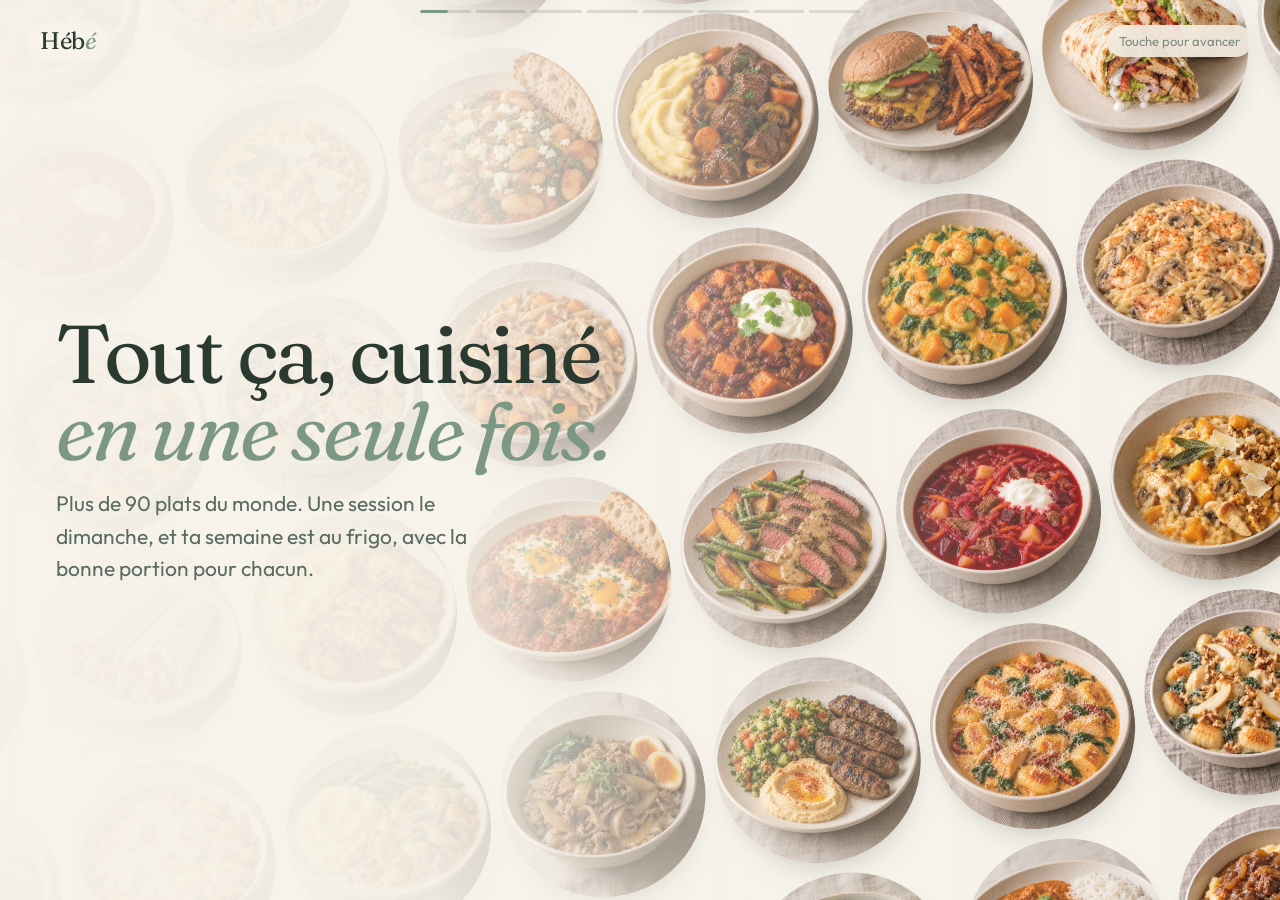
<file: index.html>
<!doctype html>
<html lang="fr">
<head>
<meta charset="utf-8">
<script>
// Déjà utilisateur, ou ouvert depuis l'icône : direction l'app, sans passer par la présentation
try{if(matchMedia('(display-mode: standalone)').matches||navigator.standalone||localStorage.getItem('hebe_household'))location.replace('app.html'+location.search+location.hash)}catch(e){}
</script>
<meta name="viewport" content="width=device-width, initial-scale=1, viewport-fit=cover">
<title>Hébé : tout ça, cuisiné en une seule fois</title>
<meta name="description" content="Hébé compose ta semaine de repas, calcule la portion de chaque personne du foyer et te guide pour tout cuisiner en une session. Gratuit, sans compte.">
<meta name="theme-color" content="#F7F3EB">
<link rel="icon" type="image/png" sizes="192x192" href="icon-192.png">
<link rel="apple-touch-icon" sizes="180x180" href="apple-touch-icon.png">
<link rel="manifest" href="manifest.json">
<style>
@font-face{font-family:Fraunces;font-weight:400;font-display:swap;src:url(fonts/fraunces-400.woff2) format('woff2')}
@font-face{font-family:Fraunces;font-weight:400;font-style:italic;font-display:swap;src:url(fonts/fraunces-400-italic.woff2) format('woff2')}
@font-face{font-family:Outfit;font-weight:400;font-display:swap;src:url(fonts/outfit-400.woff2) format('woff2')}
@font-face{font-family:Outfit;font-weight:500;font-display:swap;src:url(fonts/outfit-500.woff2) format('woff2')}
@font-face{font-family:Outfit;font-weight:600;font-display:swap;src:url(fonts/outfit-600.woff2) format('woff2')}
:root{
  --bg:#F7F3EB;--beige:#EFE7D8;--line:#E3D9C7;--text:#2A3A30;--text-2:#5A6B60;--muted:#7A8A80;
  --sage:#7C9885;--accent:#5E7A67;--honey:#E0A95E;--honey-t:#FBF0DD;--honey-d:#A8712A;
  --shadow:0 16px 30px -16px rgba(42,58,48,.38);
  --serif:Fraunces,Georgia,serif;--sans:Outfit,-apple-system,'Segoe UI',sans-serif}
*{box-sizing:border-box;margin:0;padding:0}
html,body{height:100%;background:var(--bg);overflow:hidden}
body{color:var(--text);font:400 17px/1.55 var(--sans);-webkit-font-smoothing:antialiased;-webkit-tap-highlight-color:transparent;user-select:none}
img{display:block;max-width:100%}
em{font-style:italic;color:var(--sage)}
.k{display:inline-block;font:600 13.5px var(--sans);color:#6B4A1E;background:var(--honey-t);padding:5px 12px;border-radius:14px;box-shadow:inset 0 0 0 1px rgba(224,169,94,.45)}
h1,h2{font-weight:400;font-family:var(--serif);letter-spacing:-.035em}

/* ── le film ── */
.show{position:fixed;inset:0;overflow:hidden}
.scene{position:absolute;inset:0;opacity:0;visibility:hidden;transform:scale(1.04);transition:opacity .6s ease,transform .8s cubic-bezier(.2,.8,.2,1),visibility 0s .8s}
.scene.on{opacity:1;visibility:visible;transform:none;transition:opacity .6s ease,transform .8s cubic-bezier(.2,.8,.2,1),visibility 0s}
.w{display:inline-block;opacity:0;transform:translateY(.55em) rotate(4deg);transition:opacity .5s ease,transform .7s cubic-bezier(.3,1.5,.4,1);transition-delay:calc(.15s + var(--i) * 70ms)}
.scene.on .w{opacity:1;transform:none}
h1.in,h2.in{opacity:1!important;transform:none!important}
.bars{position:fixed;z-index:30;left:16px;right:16px;top:calc(10px + env(safe-area-inset-top));display:flex;gap:5px}
.bars span{flex:1;height:3px;border-radius:2px;background:rgba(42,58,48,.15);overflow:hidden}
.bars i{display:block;height:100%;width:0;background:var(--sage);border-radius:2px}
.word{position:fixed;z-index:30;left:14px;top:calc(22px + env(safe-area-inset-top));font:400 24px var(--serif);letter-spacing:-.02em;padding:4px 12px 6px;border-radius:18px;background:rgba(247,243,235,.86);-webkit-backdrop-filter:blur(8px);backdrop-filter:blur(8px)}
.word i{color:var(--sage)}
.hint{position:fixed;z-index:30;right:14px;top:calc(25px + env(safe-area-inset-top));font-size:13px;color:var(--muted);transition:opacity .4s;padding:6px 12px;border-radius:16px;background:rgba(247,243,235,.86);-webkit-backdrop-filter:blur(8px);backdrop-filter:blur(8px)}
.in{opacity:0;transform:translateY(18px);transition:opacity .8s ease,transform .8s cubic-bezier(.2,.8,.2,1)}
.scene.on .in{opacity:1;transform:none}
.scene.on .d1{transition-delay:.4s}.scene.on .d2{transition-delay:.9s}.scene.on .d3{transition-delay:1.4s}.scene.on .d4{transition-delay:2.8s}.scene.on .d5{transition-delay:5s}

/* ── 1. mur de plats ── */
.wall{position:absolute;left:50%;top:50%;width:135vmax;height:150vmax;transform:translate(-50%,-56%) rotate(-9deg);display:grid;grid-template-columns:repeat(var(--cols,6),1fr);gap:12px}
.colw{display:flex;flex-direction:column;gap:12px}
.colw img{width:100%;aspect-ratio:1;object-fit:cover;border-radius:50%;box-shadow:var(--shadow)}
@media (prefers-reduced-motion:no-preference){
  .colw{animation:up 70s linear infinite}.colw:nth-child(2n){animation-name:down;animation-duration:85s}
  @keyframes up{to{transform:translateY(-50%)}}@keyframes down{from{transform:translateY(-50%)}to{transform:none}}
}
.veil{position:absolute;inset:0;background:linear-gradient(180deg,rgba(247,243,235,.4) 0%,rgba(247,243,235,0) 22%,rgba(247,243,235,.55) 40%,rgba(247,243,235,.96) 58%,var(--bg) 74%)}
.s1 .txt{position:absolute;left:22px;right:22px;bottom:calc(64px + env(safe-area-inset-bottom));max-width:680px}
.s1 h1{font-size:clamp(50px,13.5vw,96px);line-height:.94;letter-spacing:-.04em}
.s1 p{color:var(--text-2);font-size:clamp(17px,4.4vw,21px);max-width:30ch;margin-top:18px}

/* ── scènes « écran de l'app » ── */
.ph-s{background:radial-gradient(60% 45% at 85% 80%,rgba(224,169,94,.20),transparent 70%),radial-gradient(50% 40% at 10% 15%,rgba(124,152,133,.16),transparent 70%),var(--bg)}
.ph-s.alt{background:radial-gradient(60% 45% at 85% 80%,rgba(124,152,133,.22),transparent 70%),radial-gradient(50% 40% at 10% 15%,rgba(217,142,107,.16),transparent 70%),var(--beige)}
.ph-txt{position:absolute;left:22px;right:22px;top:calc(74px + env(safe-area-inset-top));z-index:2}
.ph-txt h2{font-size:clamp(34px,9vw,60px);line-height:1;margin-top:8px;max-width:13ch}
.ph-txt p{color:var(--text-2);max-width:34ch;margin-top:12px;font-size:16.5px}
.rig{position:absolute;left:50%;top:43%;width:min(300px,72vw);margin-left:calc(min(300px,72vw) / -2)}
.phone{position:relative;width:100%;border-radius:48px;background:#26332B;padding:9px;box-shadow:0 50px 80px -40px rgba(42,58,48,.55),inset 0 0 0 1.5px #3A4A40;transform:translateY(80px) rotate(-6deg);opacity:0;transition:transform 1.1s cubic-bezier(.3,1.45,.4,1) .25s,opacity .5s .25s}
.scene.on .phone{transform:rotate(-2deg);opacity:1}
@media (prefers-reduced-motion:no-preference){.scene.on .phone{animation:bob 6s ease-in-out 1.4s infinite}@keyframes bob{0%,100%{translate:0 0}50%{translate:0 -8px}}}
.orb{position:absolute;z-index:-1;width:150%;aspect-ratio:1;left:10%;top:34%;border-radius:50%;overflow:hidden;box-shadow:0 40px 70px -30px rgba(90,70,40,.45);opacity:0;transform:scale(.6) rotate(-40deg);transition:transform 1.4s cubic-bezier(.2,.9,.2,1) .1s,opacity .6s .1s}
.orb img{width:100%;height:100%;object-fit:cover}
.scene.on .orb{opacity:1;transform:none}
@media (prefers-reduced-motion:no-preference){.scene.on .orb img{animation:spin 60s linear infinite}@keyframes spin{to{transform:rotate(360deg)}}}
.blob{position:absolute;z-index:-2;border-radius:50%;filter:blur(2px);opacity:.9}
.stk{position:absolute;z-index:5;display:flex;flex-direction:column;padding:10px 15px 11px;border-radius:20px;background:#fff;color:var(--text);box-shadow:0 18px 30px -14px rgba(42,58,48,.45);white-space:nowrap;opacity:0;transform:scale(.4) rotate(var(--r,-6deg));transition:opacity .3s,transform .55s cubic-bezier(.3,1.6,.4,1)}
.stk b{font:400 clamp(20px,5vw,30px)/1 var(--serif);letter-spacing:-.02em}
.stk span{font:600 12px/1.2 var(--sans);color:var(--muted);margin-top:4px}
.stk.honey{background:var(--honey);color:#3B2A12}.stk.honey span{color:#6B4A1E}
.stk.sage{background:var(--sage);color:#fff}.stk.sage span{color:#E6EFE7}
.stk.on{opacity:1;transform:rotate(var(--r,-6deg))}
.stk.a{left:-30%;top:14%;--r:-7deg}.stk.b{right:-28%;top:52%;--r:5deg}
@media (max-width:899px){.orb{width:130%;left:22%;top:30%}.stk.a{left:-14%;top:5%}.stk.b{right:-12%;top:42%}.stk{padding:8px 12px 9px;border-radius:16px}.stk span{font-size:11px}}
.screen{position:relative;width:100%;aspect-ratio:390/844;height:auto;border-radius:39px;overflow:hidden;background:#F4F6F1}
.screen img{position:absolute;inset:0;width:100%;height:100%;object-fit:cover;object-position:top;opacity:0;transition:opacity .7s ease}
.screen img.on,.screen>img:only-of-type{opacity:1}
.tapring{position:absolute;z-index:3;border-radius:12px;margin:-4px 0 0 -4px;padding:4px;box-sizing:content-box;box-shadow:0 0 0 3px #E0A95E,0 0 0 9px rgba(224,169,94,.22);opacity:0;transform:scale(1.08);transition:opacity .45s ease,transform .45s cubic-bezier(.2,.8,.2,1);pointer-events:none}
.tapring.on{opacity:1;transform:none}
.stepcap{min-height:3.1em;transition:opacity .35s}
.dots{display:flex;gap:6px;margin-top:12px}.dots i{width:22px;height:4px;border-radius:2px;background:rgba(42,58,48,.15);transition:background .3s}.dots i.on{background:var(--sage)}


.notch{position:absolute;left:50%;top:8px;width:34%;height:22px;margin-left:-17%;border-radius:12px;background:#26332B;z-index:2}
.call{position:absolute;z-index:3;display:flex;align-items:center;gap:10px;padding:10px 14px;border-radius:18px;background:#fff;box-shadow:0 18px 34px -16px rgba(42,58,48,.5);font-size:13.5px;line-height:1.3;color:var(--text-2);max-width:230px}
.call b{display:block;font:600 14px var(--sans);color:var(--text)}
.call i{flex:0 0 10px;height:10px;border-radius:50%;background:var(--honey);align-self:flex-start;margin-top:5px}
.call.c-l i{background:var(--sage)}
.call.c-l{left:14px}.call.c-r{right:14px}

/* ── 3. deux assiettes ── */
.s3{background:var(--beige)}
.head{position:absolute;left:22px;right:22px;top:calc(74px + env(safe-area-inset-top));z-index:2}
.head h2{font-size:clamp(36px,9.5vw,64px);line-height:1;margin-top:8px;max-width:14ch}
.head p{color:var(--text-2);max-width:34ch;margin-top:12px}
.db{position:absolute;left:0;top:0;border-radius:50%;overflow:hidden;box-shadow:0 30px 50px -24px rgba(42,58,48,.5);will-change:transform}
.db img{width:100%;height:100%;object-fit:cover}
.lab{position:absolute;opacity:0;text-align:center;width:170px;margin-left:-85px}
.lab b{display:block;font:400 26px var(--serif)}
.lab span{display:block;font-size:13px;color:var(--muted)}
.lab .kc{display:inline-block;margin-top:10px;padding:6px 14px;border-radius:15px;background:var(--bg);color:#8A5A1E;font:600 15px var(--sans);font-variant-numeric:tabular-nums}
.lab .g{display:block;margin-top:8px;font-size:13.5px;color:var(--text-2);line-height:1.35}
.fine{position:absolute;left:22px;right:22px;bottom:calc(40px + env(safe-area-inset-bottom));font-size:12.5px;color:var(--muted);text-align:center;opacity:0}

/* ── 7. pourquoi Hébé ── */
.s7{background:var(--beige);display:flex;flex-direction:column;align-items:center;justify-content:center;text-align:center;padding:70px 22px 40px}
.s7 h2{font-size:clamp(32px,8.4vw,58px);line-height:1.02;max-width:15ch;margin-top:8px}
.venn{position:relative;width:min(340px,86vw);height:min(470px,50svh);margin-top:22px}
.ring{position:absolute;left:50%;width:min(250px,64vw);aspect-ratio:1;transform:translateX(-50%);border-radius:50%;display:flex;flex-direction:column;align-items:center;justify-content:center;padding:0 30px;transition:transform 1.6s cubic-bezier(.2,.8,.2,1) 1s}
.ring b{font:400 19px/1.15 var(--serif)}
.ring span{font-size:13.5px;line-height:1.38;color:var(--text-2);margin-top:6px}
.r1{top:0;background:rgba(224,169,94,.38);box-shadow:inset 0 0 0 2px rgba(224,169,94,.8);padding-bottom:80px}
.r2{bottom:0;background:rgba(124,152,133,.34);box-shadow:inset 0 0 0 2px rgba(124,152,133,.8);padding-top:80px}
.core{position:absolute;left:50%;top:50%;width:120px;height:120px;margin:-60px 0 0 -60px;border-radius:50%;box-shadow:0 22px 40px -18px rgba(90,70,40,.55),0 0 0 6px var(--beige);transition:transform .9s 2.2s cubic-bezier(.2,.8,.2,1.3),opacity .6s 2.2s}
.core img{width:100%;height:100%;border-radius:50%;object-fit:cover}
.cw{position:absolute;left:50%;bottom:-14px;transform:translateX(-50%);padding:5px 14px;border-radius:16px;background:#fff;font:400 20px/1 var(--serif);letter-spacing:-.02em;box-shadow:0 8px 18px -8px rgba(90,70,40,.4);white-space:nowrap}
.cw i{color:var(--sage)}
.s7:not(.on) .r1{transform:translate(-50%,-50px)}
.s7:not(.on) .r2{transform:translate(-50%,50px)}
.s7:not(.on) .core{transform:scale(.4);opacity:0}
.proofs{display:flex;flex-wrap:wrap;justify-content:center;gap:8px;margin-top:28px;max-width:560px}
.proofs span{padding:9px 15px;border-radius:18px;background:var(--bg);font:400 17px var(--serif)}
.proofs small{font:400 13px var(--sans);color:var(--muted);margin-left:6px}

/* ── 8. fin ── */
.s8{background:var(--beige)}
.s8 .wall{transform:translate(-50%,-50%) rotate(9deg)}
.s8 .veil{background:radial-gradient(ellipse at center,rgba(239,231,216,.97) 0%,rgba(239,231,216,.92) 40%,rgba(239,231,216,.4) 72%,rgba(239,231,216,.12) 100%)}
.s8 .end{position:absolute;inset:0;display:flex;flex-direction:column;align-items:center;justify-content:center;text-align:center;padding:0 22px}
.s8 h2{font-size:clamp(44px,11vw,88px);line-height:.96;letter-spacing:-.04em;max-width:11ch}
.s8 p{color:var(--text-2);max-width:32ch;margin:18px auto 28px}
.btn{display:inline-flex;align-items:center;justify-content:center;height:60px;padding-inline:36px;border-radius:30px;background:var(--sage);color:#fff;font:600 17.5px var(--sans);text-decoration:none;box-shadow:0 12px 26px -10px rgba(94,122,103,.6);transition:background .15s,transform .15s}
.btn:hover{background:var(--accent)}.btn:active{transform:scale(.98)}
.btn:focus-visible{outline:3px solid var(--honey);outline-offset:4px}
.again{margin-top:18px;border:0;background:none;font:500 14px var(--sans);color:var(--muted);text-decoration:underline;text-underline-offset:3px;cursor:pointer}

@media (min-width:900px){
  .wall{--cols:8}
  .bars{left:50%;right:auto;width:440px;margin-left:-220px}
  .word{left:28px}.hint{right:28px}
  .s1 .veil{background:linear-gradient(90deg,rgba(247,243,235,.98) 0%,rgba(247,243,235,.93) 34%,rgba(247,243,235,.3) 62%,rgba(247,243,235,.05) 100%)}
  .s1 .txt{left:56px;bottom:auto;top:50%;transform:translateY(-50%);max-width:600px}
  .s1 h1{font-size:clamp(56px,6.4vw,84px)}
  .ph-txt,.head{left:max(56px,calc(50% - 520px));right:auto;top:50%;transform:translateY(-50%);max-width:440px}
  .ph-txt h2{font-size:clamp(44px,4.6vw,62px)}
  .rig{left:auto;right:max(160px,calc(50% - 440px));margin:0;width:min(330px,38vh);top:50%;translate:0 -50%}
  .call.c-l{left:auto;right:calc(max(120px,calc(50% - 460px)) + min(340px,39vh) + 24px)}
  .call.c-r{left:auto;right:calc(max(120px,calc(50% - 460px)) + min(340px,39vh) + 24px)}
  .fine{left:auto;right:56px;max-width:520px;text-align:right}
  .venn{width:860px;height:410px}
  .ring{top:50%;width:400px;transform:translate(-50%,-50%);padding:0 50px}
  .r1{transform:translate(calc(-50% - 150px),-50%);padding:0 160px 0 48px;bottom:auto}
  .r2{transform:translate(calc(-50% + 150px),-50%);padding:0 48px 0 160px;bottom:auto}
  .s7:not(.on) .r1{transform:translate(calc(-50% - 210px),-50%)}
  .s7:not(.on) .r2{transform:translate(calc(-50% + 210px),-50%)}
  .ring b{font-size:23px}.ring span{font-size:15px}
  .core{width:150px;height:150px;margin:-75px 0 0 -75px}
}
@media (max-width:899px){.call{display:none!important}
  .ph-s .rig{top:auto;bottom:calc(18px + env(safe-area-inset-bottom));width:min(60vw,calc((100svh - 320px) / 2.16));margin-left:calc(min(60vw,calc((100svh - 320px) / 2.16)) / -2)}
  .ph-s .phone{border-radius:36px;padding:7px}
  .ph-s .screen{border-radius:31px}
  .ph-txt h2{font-size:clamp(30px,8.4vw,44px)}
  .ph-txt p{font-size:15.5px;margin-top:8px}}
@media (max-height:720px) and (max-width:899px){.ph-txt p{display:none}.proofs{display:none}}
@media (prefers-reduced-motion:reduce){.scene,.in,.ring,.core,.phone,.tapring,.screen img,.orb,.stk,.w{transition:none!important;animation:none!important}}
</style>
</head>
<body>
<div class="bars" aria-hidden="true" data-bars></div>
<div class="word" aria-hidden="true">Héb<i>é</i></div>
<div class="hint" data-hint aria-hidden="true">Touche pour avancer</div>

<main class="show" data-show aria-live="polite">
  <!-- 1. Le mur -->
  <section class="scene s1" aria-label="Tout ça, cuisiné en une seule fois">
    <div class="wall" data-wall aria-hidden="true"></div>
    <div class="veil"></div>
    <div class="txt">
      <h1 class="in">Tout ça, cuisiné <em>en une seule fois.</em></h1>
      <p class="in d1">Plus de 90 plats du monde. Une session le dimanche, et ta semaine est au frigo, avec la bonne portion pour chacun.</p>
    </div>
  </section>

  <!-- 2. Pour toi -->
  <section class="scene ph-s" aria-label="Calculé pour toi">
    <div class="ph-txt"><p class="k in">Pour toi</p><h2 class="in d1">Tes besoins. <em>Et ceux de chacun.</em></h2><p class="stepcap in d2" aria-live="polite"></p><div class="dots in d2"></div></div>
    <div class="rig"><div class="orb" aria-hidden="true"><img src="img/dishes/W20.webp" alt=""></div><div class="phone"><span class="notch"></span><div class="screen" data-seq='[{"img": "img/landing/you-pierre.webp", "ring": [51.03, 9.24, 42.82, 4.74], "cap": "Hébé calcule tes besoins : 2 514 kcal et 129 g de protéines par jour."}, {"img": "img/landing/you-lea.webp", "ring": null, "cap": "Et ceux de chaque personne du foyer : 1 828 kcal pour Léa."}]' aria-label="Le profil de Pierre, puis celui de Léa"><img src="img/landing/you-pierre.webp" alt="" class="on" loading="eager"><img src="img/landing/you-lea.webp" alt="" class="" loading="lazy"><span class="tapring"></span></div></div><div class="stk honey a" data-at="0"><b>2 514 kcal</b><span>pour Pierre, chaque jour</span></div><div class="stk sage b" data-at="1"><b>1 828 kcal</b><span>pour Léa</span></div></div>
  </section>
  <!-- 3. Changer un plat -->
  <section class="scene ph-s alt" aria-label="Changer un plat">
    <div class="ph-txt"><p class="k in">Ta semaine</p><h2 class="in d1">Un plat ne te dit rien ? <em>Tu le changes.</em></h2><p class="stepcap in d2" aria-live="polite"></p><div class="dots in d2"></div></div>
    <div class="rig"><div class="orb" aria-hidden="true"><img src="img/dishes/W14.webp" alt=""></div><div class="phone"><span class="notch"></span><div class="screen" data-seq='[{"img": "img/landing/swap-detail.webp", "ring": [52.31, 70.06, 20.9, 4.13], "cap": "Un plat ne te dit rien ? Touche « Changer »."}, {"img": "img/landing/swap-choix.webp", "ring": [5.13, 56.66, 89.74, 9.48], "cap": "Hébé te propose trois plats."}, {"img": "img/landing/swap-fait.webp", "ring": null, "cap": "C&#39;est remplacé. Portions et courses suivent."}]' aria-label="Changer un plat en trois touches"><img src="img/landing/swap-detail.webp" alt="" class="on" loading="eager"><img src="img/landing/swap-choix.webp" alt="" class="" loading="lazy"><img src="img/landing/swap-fait.webp" alt="" class="" loading="lazy"><span class="tapring"></span></div></div><div class="stk a" data-at="1"><b>3 idées</b><span>au choix, de saison</span></div><div class="stk honey b" data-at="2"><b>Recalculé</b><span>portions et courses</span></div></div>
  </section>
  <!-- 4. Cuisiner -->
  <section class="scene ph-s alt" aria-label="Une session guidée">
    <div class="ph-txt"><p class="k in">Le dimanche</p><h2 class="in d1">Une session, <em>étape par étape.</em></h2><p class="in d2">Tout est dans le bon ordre : ce qui cuit seul pendant que tu prépares la suite, puis la mise en boîtes. Moins de 2 h pour 20 boîtes.</p></div>
    <div class="rig"><div class="orb" aria-hidden="true"><img src="img/dishes/W84.webp" alt=""></div><div class="phone"><span class="notch"></span><div class="screen"><img src="img/landing/cook.webp" alt="L'écran Cuisiner de Hébé"></div></div><div class="stk honey a" data-at="0" style="--d:1.2s"><b>&lt; 2 h</b><span>de cuisine le dimanche</span></div><div class="stk sage b" data-at="0" style="--d:2.2s"><b>20 boîtes</b><span>pour deux, toute la semaine</span></div></div>
  </section>

  <!-- Courses -->
  <section class="scene ph-s alt" aria-label="Les courses">
    <div class="ph-txt"><p class="k in">Les courses</p><h2 class="in d1">Tu coches, <em>c'est rangé.</em></h2><p class="stepcap in d2" aria-live="polite"></p><div class="dots in d2"></div></div>
    <div class="rig"><div class="orb" aria-hidden="true"><img src="img/dishes/W22.webp" alt=""></div><div class="phone"><span class="notch"></span><div class="screen" data-seq='[{"img": "img/landing/shop-liste.webp", "ring": [9.23, 24.25, 81.54, 8.13], "cap": "Ta liste, rangée par rayon, au format du magasin."}, {"img": "img/landing/shop-coche.webp", "ring": null, "cap": "Tu coches, c&#39;est barré. Le compteur avance."}]' aria-label="La liste de courses"><img src="img/landing/shop-liste.webp" alt="" class="on" loading="eager"><img src="img/landing/shop-coche.webp" alt="" class="" loading="lazy"><span class="tapring"></span></div></div><div class="stk a" data-at="0"><b>Par rayon</b><span>au format du magasin</span></div><div class="stk sage b" data-at="1"><b>3 / 45</b><span>déjà dans le panier</span></div></div>
  </section>
  <!-- Suivi -->
  <section class="scene ph-s" aria-label="Tes progrès">
    <div class="ph-txt"><p class="k in">Tes progrès</p><h2 class="in d1">Tu te pèses, <em>elle s'ajuste.</em></h2><p class="stepcap in d2" aria-live="polite"></p><div class="dots in d2"></div></div>
    <div class="rig"><div class="orb" aria-hidden="true"><img src="img/dishes/W25.webp" alt=""></div><div class="phone"><span class="notch"></span><div class="screen" data-seq='[{"img": "img/landing/weight-avant.webp", "ring": [8.72, 46.6, 12.31, 5.69], "cap": "Ta pesée du matin."}, {"img": "img/landing/weight-ajuste.webp", "ring": [5.13, 56.14, 89.74, 5.98], "cap": "Tu ajustes, puis tu enregistres."}, {"img": "img/landing/weight-fait.webp", "ring": null, "cap": "Hébé recale ton objectif."}]' aria-label="La pesée"><img src="img/landing/weight-avant.webp" alt="" class="on" loading="eager"><img src="img/landing/weight-ajuste.webp" alt="" class="" loading="lazy"><img src="img/landing/weight-fait.webp" alt="" class="" loading="lazy"><span class="tapring"></span></div></div><div class="stk a" data-at="1"><b>−0,3 kg</b><span>pesée du matin</span></div><div class="stk honey b" data-at="2"><b>Objectif</b><span>recalé tout seul</span></div></div>
  </section>
  <!-- 7. Pourquoi Hébé -->
  <section class="scene s7" aria-label="Pourquoi Hébé">
    <p class="k in">Pourquoi Hébé</p>
    <h2 class="in d1">Les autres choisissent. <em>Nous, on fait les deux.</em></h2>
    <div class="venn">
      <div class="ring r1"><b>Les applis de batch cooking</b><span>Elles t'aident à cuisiner en une fois. Mais tout le monde a la même portion.</span></div>
      <div class="ring r2"><b>Les applis de nutrition</b><span>Elles comptent tes calories. Mais te laissent seul devant tes casseroles.</span></div>
      <div class="core"><img src="img/dishes/W107.webp" alt=""><span class="cw">Héb<i>é</i></span></div>
    </div>
    <div class="proofs in d3"><span>Gratuit<small>sans abonnement</small></span><span>Sans compte<small>tes données chez toi</small></span><span>Sourcé<small>table Ciqual de l'Anses</small></span></div>
  </section>

  <!-- 8. Fin -->
  <section class="scene s8" aria-label="Ta semaine commence dimanche">
    <div class="wall" data-wall aria-hidden="true"></div>
    <div class="veil"></div>
    <div class="end">
      <h2 class="in">Ta semaine commence <em>dimanche.</em></h2>
      <p class="in d1">Deux minutes pour faire connaissance, et ta première semaine est prête. Gratuit, sans compte, même hors connexion.</p>
      <a class="btn in d2" href="app.html">Préparer ma semaine</a>
      <button class="again in d3" type="button" data-again>Revoir la présentation</button>
    </div>
  </section>
</main>

<script>
(function(){
  var reduce=matchMedia('(prefers-reduced-motion: reduce)').matches;
  function clamp(x){return Math.max(0,Math.min(1,x))}
  function ease(t){return t<.5?4*t*t*t:1-Math.pow(-2*t+2,3)/2}
  var ALL=['W20','W14','W25','W84','W22','W03','W89','W18','W107','W98','W10','W66','W40','W90','W78','W74','SO10','W09','W109','W81','W110','W05','W36','W93','W01','W105','W114','W60','W46','W82','W24','W62','W63','W97'];
  document.querySelectorAll('[data-wall]').forEach(function(w,wi){
    var cols=innerWidth>=900?8:6,per=7,html='';
    for(var c=0;c<cols;c++){var ids=[];for(var r=0;r<per;r++)ids.push(ALL[(c*per+r*3+wi*11)%ALL.length]);
      html+='<div class="colw" style="animation-delay:-'+(c*7)+'s">'+ids.concat(ids).map(function(id){return '<img src="img/dishes/'+id+'.webp" alt="">'}).join('')+'</div>'}
    w.innerHTML=html;
  });

  // titres découpés en mots (arrivée mot à mot)
  document.querySelectorAll('.scene h1, .scene h2').forEach(function(h){var n=0;(function walk(el){[].slice.call(el.childNodes).forEach(function(c){if(c.nodeType===3){var f=document.createDocumentFragment();c.textContent.split(/(\s+)/).forEach(function(t){if(!t)return;if(/^\s+$/.test(t)){f.appendChild(document.createTextNode(t));return}var sp=document.createElement('span');sp.className='w';sp.style.setProperty('--i',n++);sp.textContent=t;f.appendChild(sp)});c.replaceWith(f)}else if(c.nodeType===1)walk(c)})})(h)});
  function stickers(sc,k){sc.querySelectorAll('.stk').forEach(function(st){var at=+st.dataset.at;if(at===k){var d=parseFloat(getComputedStyle(st).getPropertyValue('--d'))||1.6;timers.push(setTimeout(function(){st.classList.add('on')},reduce?0:d*1000))}else if(at>k)st.classList.remove('on')})}
  // séquences d'écrans : on montre l'endroit touché, puis l'écran suivant
  var STEP=2900;
  function runSeq(sc){sc.querySelectorAll('.stk').forEach(function(st){st.classList.remove('on')});var scr=sc.querySelector('[data-seq]');if(!scr){stickers(sc,0);return 0}var steps=JSON.parse(scr.dataset.seq),imgs=scr.querySelectorAll('img'),ring=scr.querySelector('.tapring'),cap=sc.querySelector('.stepcap'),dots=sc.querySelector('.dots');
    dots.innerHTML=steps.map(function(){return '<i></i>'}).join('');var di=dots.querySelectorAll('i');
    function show(k){stickers(sc,k);imgs.forEach(function(im,j){im.classList.toggle('on',j===k)});di.forEach(function(d,j){d.classList.toggle('on',j<=k)});cap.style.opacity=0;
      timers.push(setTimeout(function(){cap.textContent=steps[k].cap;cap.style.opacity=1},150));ring.classList.remove('on');
      var r=steps[k].ring;if(r){ring.style.left=r[0]+'%';ring.style.top=r[1]+'%';ring.style.width=r[2]+'%';ring.style.height=r[3]+'%';timers.push(setTimeout(function(){ring.classList.add('on')},reduce?0:1100))}
      if(k<steps.length-1)timers.push(setTimeout(function(){show(k+1)},STEP))}
    show(0);return steps.length*STEP+1200}
  // le déroulé, comme des stories
  var scenes=[].slice.call(document.querySelectorAll('.scene')),DUR=scenes.map(function(sc,i){if(i===scenes.length-1)return 0;if(sc.querySelector('[data-seq]'))return JSON.parse(sc.querySelector('[data-seq]').dataset.seq).length*2900+1400;if(sc.classList.contains('s1'))return 6000;return 7000});
  var bars=document.querySelector('[data-bars]'),hint=document.querySelector('[data-hint]');
  bars.innerHTML=scenes.map(function(){return '<span><i></i></span>'}).join('');
  var fills=bars.querySelectorAll('i'),cur=-1,raf=0,timers=[];
  function anim(dur,draw){var t0=performance.now();(function f(now){var t=reduce?1:clamp((now-t0)/dur);draw(t);if(t<1)timers.push(requestAnimationFrame(f))})(t0)}
  function enter(i){
    timers.forEach(function(id){cancelAnimationFrame(id);clearTimeout(id)});timers=[];
    cur=i;scenes.forEach(function(s,k){s.classList.toggle('on',k===i)});
    fills.forEach(function(f,k){f.style.width=k<i?'100%':'0'});
    hint.style.opacity=i===scenes.length-1?0:1;
    runSeq(scenes[i]);
    var start=performance.now();cancelAnimationFrame(raf);
    if(DUR[i])(function tick(now){var p=clamp((now-start)/DUR[i]);fills[i].style.width=(p*100)+'%';if(p<1)raf=requestAnimationFrame(tick);else enter(i+1)})(start);
    else fills[i].style.width='100%';
  }
  document.querySelector('[data-show]').addEventListener('click',function(e){if(e.target.closest('a,button'))return;if(cur<scenes.length-1)enter(cur+1)});
  addEventListener('keydown',function(e){if((e.key==='ArrowRight'||e.key===' ')&&cur<scenes.length-1){e.preventDefault();enter(cur+1)}if(e.key==='ArrowLeft'&&cur>0)enter(cur-1)});
  document.querySelector('[data-again]').addEventListener('click',function(){enter(0)});
  enter(0);
})();
</script>
</body>
</html>
</file>
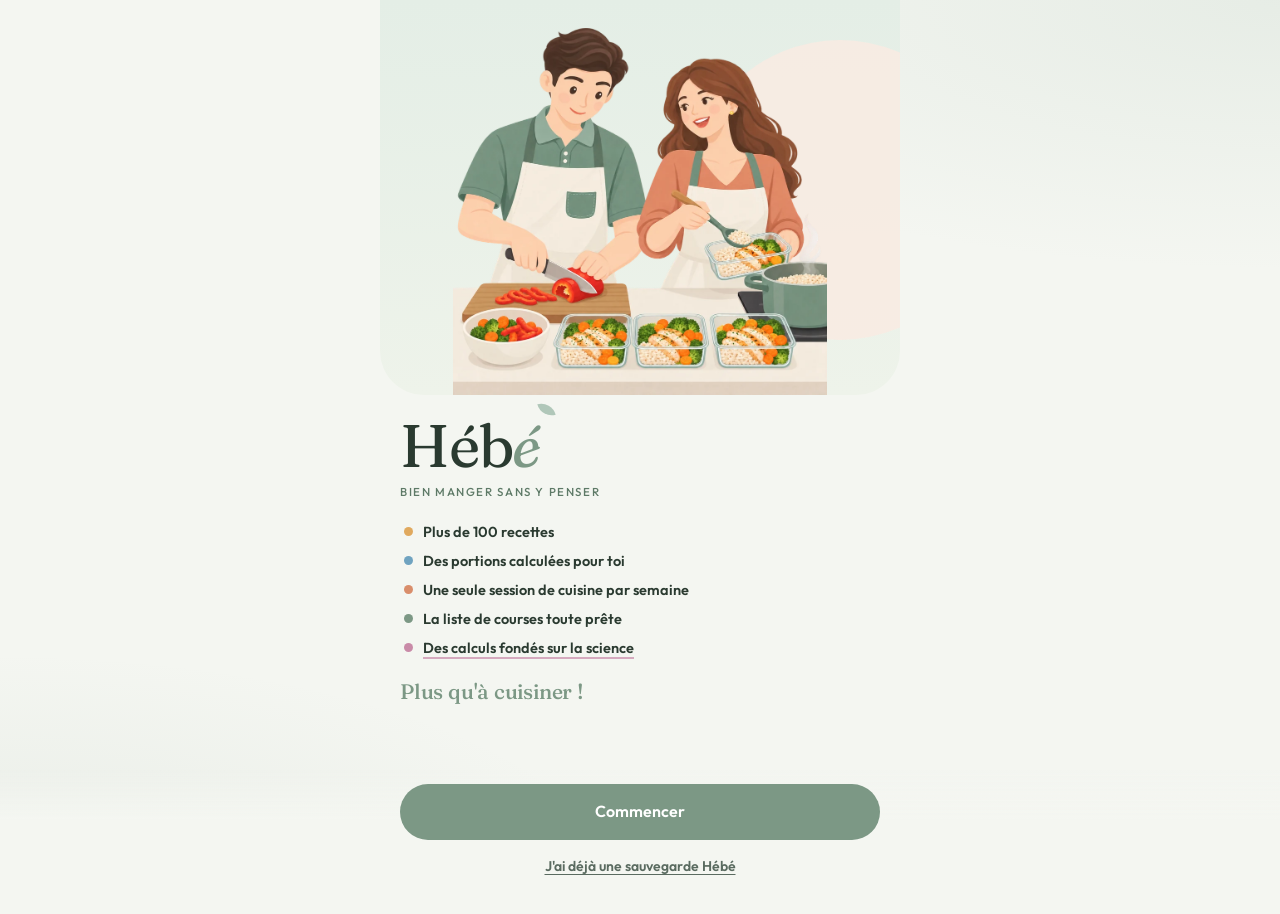
<file: app.html>
<!DOCTYPE html>
<html lang="fr">
<head>
  <meta charset="UTF-8" />
  <meta name="viewport" content="width=device-width, initial-scale=1.0, viewport-fit=cover" />
  <meta name="theme-color" content="#F4F6F1" />
  <meta name="apple-mobile-web-app-capable" content="yes" />
  <meta name="apple-mobile-web-app-status-bar-style" content="black-translucent" />
  <link rel="manifest" href="manifest.json" />
  <link rel="icon" type="image/png" sizes="512x512" href="icon-512.png" />
  <link rel="icon" type="image/png" sizes="192x192" href="icon-192.png" />
  <link rel="apple-touch-icon" sizes="180x180" href="apple-touch-icon.png" />
  <meta name="apple-mobile-web-app-title" content="Hébé" />
  <meta name="mobile-web-app-capable" content="yes" />
  <link rel="preload" href="fonts/outfit-400.woff2" as="font" type="font/woff2" crossorigin>
  <link rel="preload" href="fonts/fraunces-500.woff2" as="font" type="font/woff2" crossorigin>
  <link rel="preload" href="fonts/outfit-600.woff2" as="font" type="font/woff2" crossorigin>
  <link rel="preload" href="img/art/accueil.webp" as="image" fetchpriority="high">
  <link rel="stylesheet" href="styles.css" />
  <title>Hébé</title>
</head>
<body>
  <div id="app"></div>
  <script src="js/app.js"></script>
</body>
</html>
</file>
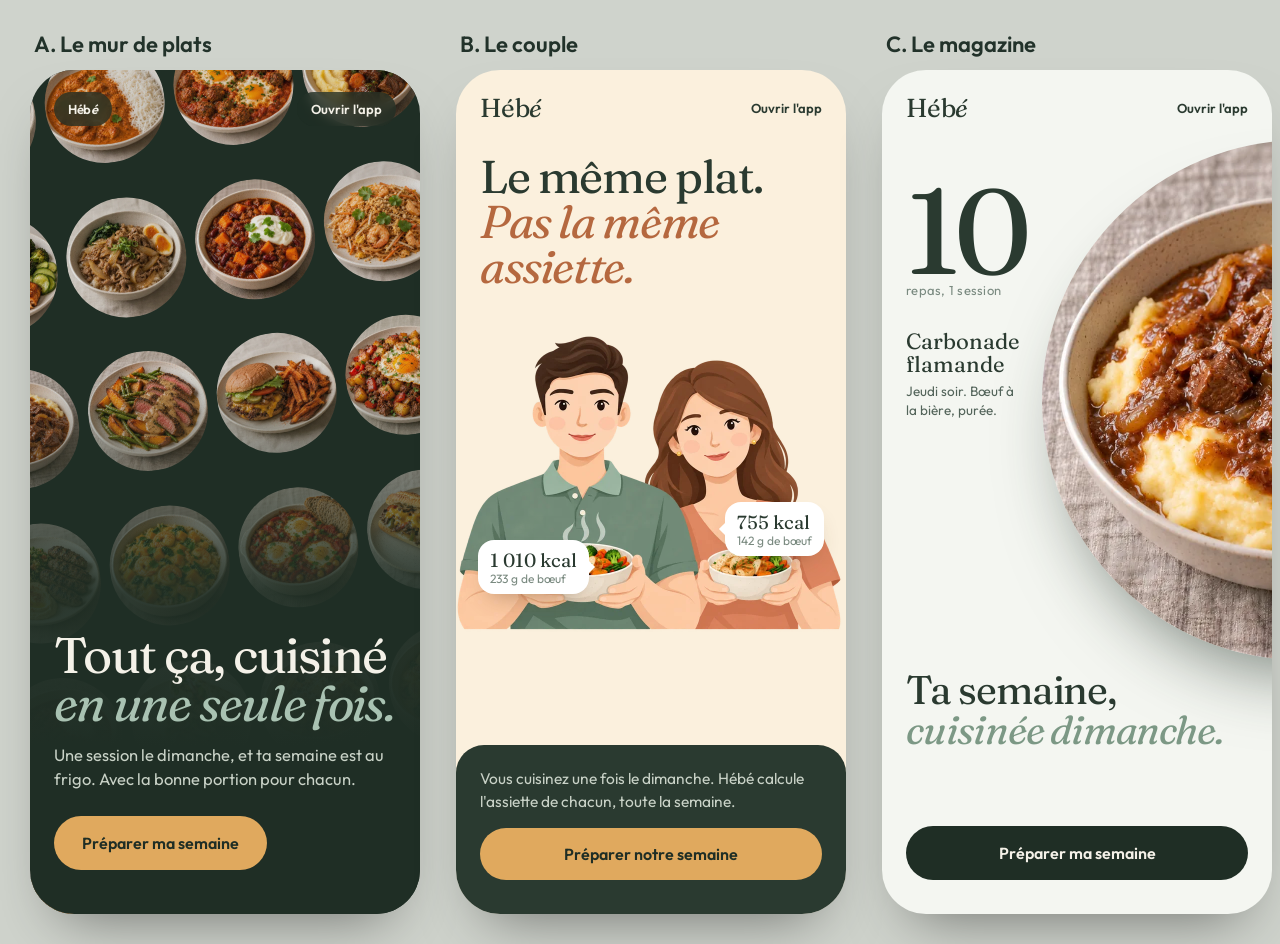
<file: concepts.html>
<!doctype html><html lang="fr"><head><meta charset="utf-8">
<style>
@font-face{font-family:Fraunces;font-weight:400;src:url(fonts/fraunces-400.woff2)}
@font-face{font-family:Fraunces;font-weight:400;font-style:italic;src:url(fonts/fraunces-400-italic.woff2)}
@font-face{font-family:Outfit;font-weight:400;src:url(fonts/outfit-400.woff2)}
@font-face{font-family:Outfit;font-weight:500;src:url(fonts/outfit-500.woff2)}
@font-face{font-family:Outfit;font-weight:600;src:url(fonts/outfit-600.woff2)}
*{box-sizing:border-box;margin:0;padding:0}
body{background:#cfd3cc;display:flex;gap:36px;padding:30px;font-family:Outfit}
.lab{font:600 22px Outfit;color:#22322A;margin:0 0 12px 4px}
.ph{width:390px;height:844px;border-radius:44px;overflow:hidden;position:relative;box-shadow:0 30px 60px -30px rgba(0,0,0,.5)}
.word{font:400 26px Fraunces;letter-spacing:-.02em}
.word i{font-style:italic}

/* A : mur de plats */
.A{background:#1F2E25}
.A .wall{position:absolute;inset:-40px -60px;display:grid;grid-template-columns:repeat(4,1fr);gap:10px;transform:rotate(-8deg)}
.A .wall img{width:100%;aspect-ratio:1;object-fit:cover;border-radius:50%}
.A .veil{position:absolute;inset:0;background:linear-gradient(180deg,rgba(31,46,37,.15) 0%,rgba(31,46,37,.1) 35%,rgba(31,46,37,.92) 62%,#1F2E25 80%)}
.A .txt{position:absolute;left:24px;right:24px;bottom:44px;color:#F4F1E8}
.A h1{font:400 50px/.96 Fraunces;letter-spacing:-.035em}
.A h1 i{color:#A9C2B2}
.A p{color:#C9D2C7;font-size:16.5px;margin:16px 0 24px;line-height:1.5}
.A .btn{display:inline-block;background:#E0A95E;color:#1F2E25;font:600 16px Outfit;padding:17px 28px;border-radius:28px}
.A .top{position:absolute;top:22px;left:24px;right:24px;display:flex;justify-content:space-between;align-items:center;color:#F4F1E8;z-index:2}
.A .top span{font:600 13px Outfit;padding:9px 14px;border-radius:18px;background:rgba(31,46,37,.75);backdrop-filter:blur(6px)}

/* B : le couple */
.B{background:#FBF0DD}
.B .top{position:absolute;top:22px;left:24px;right:24px;display:flex;justify-content:space-between;align-items:center;color:#2A3A30}
.B h1{position:absolute;top:84px;left:24px;right:24px;font:400 46px/.98 Fraunces;letter-spacing:-.03em;color:#2A3A30}
.B h1 i{color:#B5683F}
.B .art{position:absolute;left:-30px;right:-30px;top:262px}
.B .art img{width:100%}
.B .lbl{position:absolute;background:#fff;border-radius:16px;padding:8px 12px;box-shadow:0 12px 24px -12px rgba(90,60,30,.45);font-size:12px;color:#7A8A80;line-height:1.2}
.B .lbl b{display:block;font:400 19px Fraunces;color:#2A3A30}
.B .lbl::after{content:'';position:absolute;width:10px;height:10px;background:#fff;transform:rotate(45deg)}
.B .l1{left:22px;top:470px}.B .l1::after{right:-4px;top:22px}
.B .l2{right:22px;top:432px}.B .l2::after{left:-4px;top:22px}
.B .bottom{position:absolute;left:0;right:0;bottom:0;background:#2A3A30;color:#F4F1E8;padding:22px 24px 34px;border-radius:28px 28px 0 0}
.B .bottom p{font-size:15.5px;color:#C9D2C7;line-height:1.45}
.B .bottom .btn{margin-top:16px;display:block;text-align:center;background:#E0A95E;color:#1F2E25;font:600 16px Outfit;padding:16px;border-radius:26px}

/* C : magazine */
.C{background:#F4F6F1}
.C .top{position:absolute;top:22px;left:24px;right:24px;display:flex;justify-content:space-between;align-items:center;color:#2A3A30;z-index:2}
.C .big{position:absolute;width:520px;height:520px;right:-290px;top:70px;border-radius:50%;overflow:hidden;box-shadow:0 40px 70px -30px rgba(31,46,37,.6)}
.C .big img{width:100%;height:100%;object-fit:cover}
.C .num{position:absolute;left:24px;top:110px;font:400 13px Outfit;color:#7A8A80;letter-spacing:.02em}
.C .num b{display:block;font:400 120px/.85 Fraunces;color:#2A3A30;letter-spacing:-.05em}
.C .side{position:absolute;left:24px;top:260px;width:118px;font-size:13.5px;color:#53645A;line-height:1.4}
.C .side b{display:block;font:400 22px/1.05 Fraunces;color:#2A3A30;margin-bottom:6px}
.C h1{position:absolute;left:24px;right:24px;top:600px;font:400 40px/1 Fraunces;letter-spacing:-.03em;color:#2A3A30}
.C h1 i{color:#7C9885}
.C .btn{position:absolute;left:24px;right:24px;bottom:34px;text-align:center;background:#1F2E25;color:#F4F1E8;font:600 16px Outfit;padding:17px;border-radius:28px}
</style></head><body>

<div><div class="lab">A. Le mur de plats</div>
<div class="ph A">
  <div class="wall">
    <img src="img/dishes/W20.webp"><img src="img/dishes/W14.webp"><img src="img/dishes/W25.webp"><img src="img/dishes/W84.webp">
    <img src="img/dishes/W22.webp"><img src="img/dishes/W03.webp"><img src="img/dishes/W89.webp"><img src="img/dishes/W18.webp">
    <img src="img/dishes/W107.webp"><img src="img/dishes/W98.webp"><img src="img/dishes/W10.webp"><img src="img/dishes/W66.webp">
    <img src="img/dishes/W40.webp"><img src="img/dishes/W90.webp"><img src="img/dishes/W78.webp"><img src="img/dishes/W74.webp">
    <img src="img/dishes/SO10.webp"><img src="img/dishes/W09.webp"><img src="img/dishes/W109.webp"><img src="img/dishes/W81.webp">
    <img src="img/dishes/W110.webp"><img src="img/dishes/W05.webp"><img src="img/dishes/W36.webp"><img src="img/dishes/W93.webp">
  </div>
  <div class="veil"></div>
  <div class="top"><span class="word">Héb<i>é</i></span><span>Ouvrir l'app</span></div>
  <div class="txt"><h1>Tout ça, cuisiné <i>en une seule fois.</i></h1><p>Une session le dimanche, et ta semaine est au frigo. Avec la bonne portion pour chacun.</p><span class="btn">Préparer ma semaine</span></div>
</div></div>

<div><div class="lab">B. Le couple</div>
<div class="ph B">
  <div class="top"><span class="word">Héb<i>é</i></span><span style="font:600 13px Outfit">Ouvrir l'app</span></div>
  <h1>Le même plat. <i>Pas la même assiette.</i></h1>
  <div class="art"><img src="img/art/couple.webp"></div>
  <div class="lbl l1"><b>1 010 kcal</b>233 g de bœuf</div>
  <div class="lbl l2"><b>755 kcal</b>142 g de bœuf</div>
  <div class="bottom"><p>Vous cuisinez une fois le dimanche. Hébé calcule l'assiette de chacun, toute la semaine.</p><span class="btn">Préparer notre semaine</span></div>
</div></div>

<div><div class="lab">C. Le magazine</div>
<div class="ph C">
  <div class="top"><span class="word">Héb<i>é</i></span><span style="font:600 13px Outfit">Ouvrir l'app</span></div>
  <div class="big"><img src="img/dishes/W107.webp"></div>
  <div class="num"><b>10</b>repas, 1 session</div>
  <div class="side"><b>Carbonade flamande</b>Jeudi soir. Bœuf à la bière, purée.</div>
  <h1>Ta semaine, <i>cuisinée dimanche.</i></h1>
  <span class="btn">Préparer ma semaine</span>
</div></div>
</body></html>
</file>
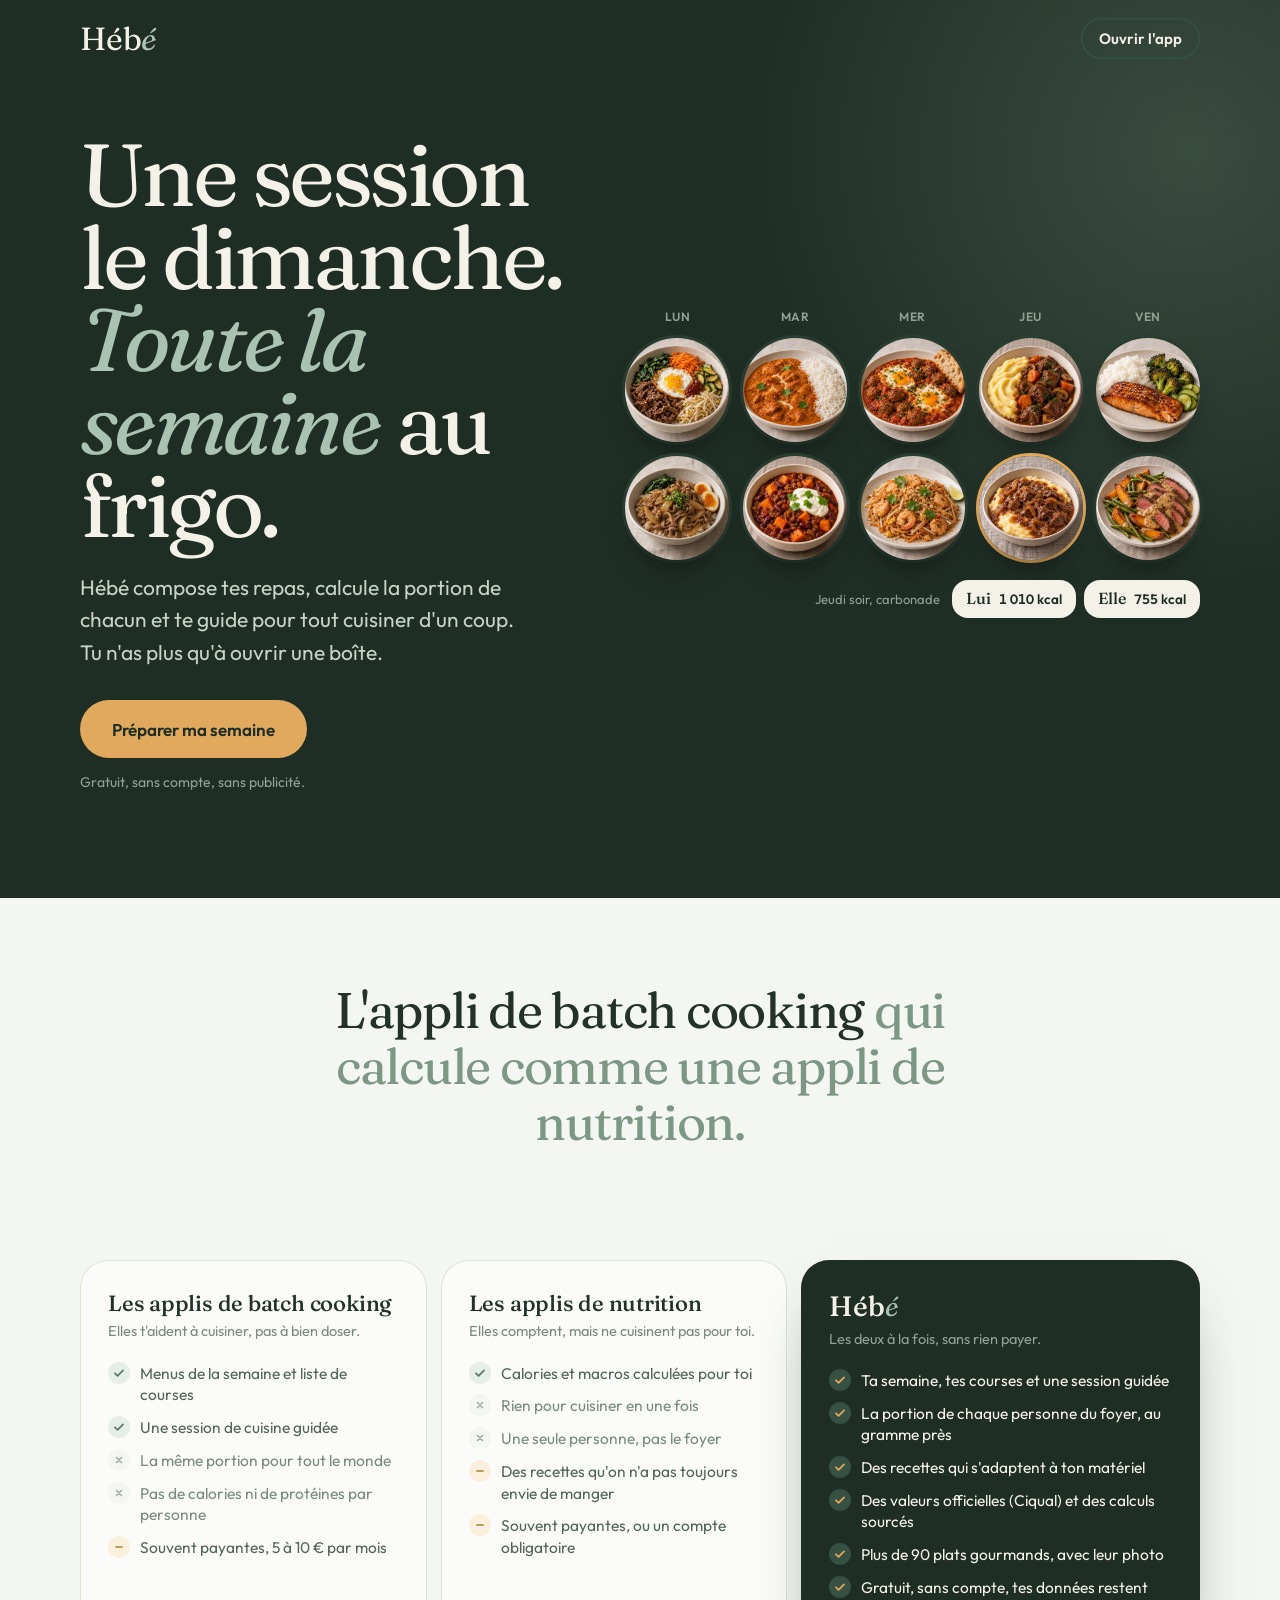
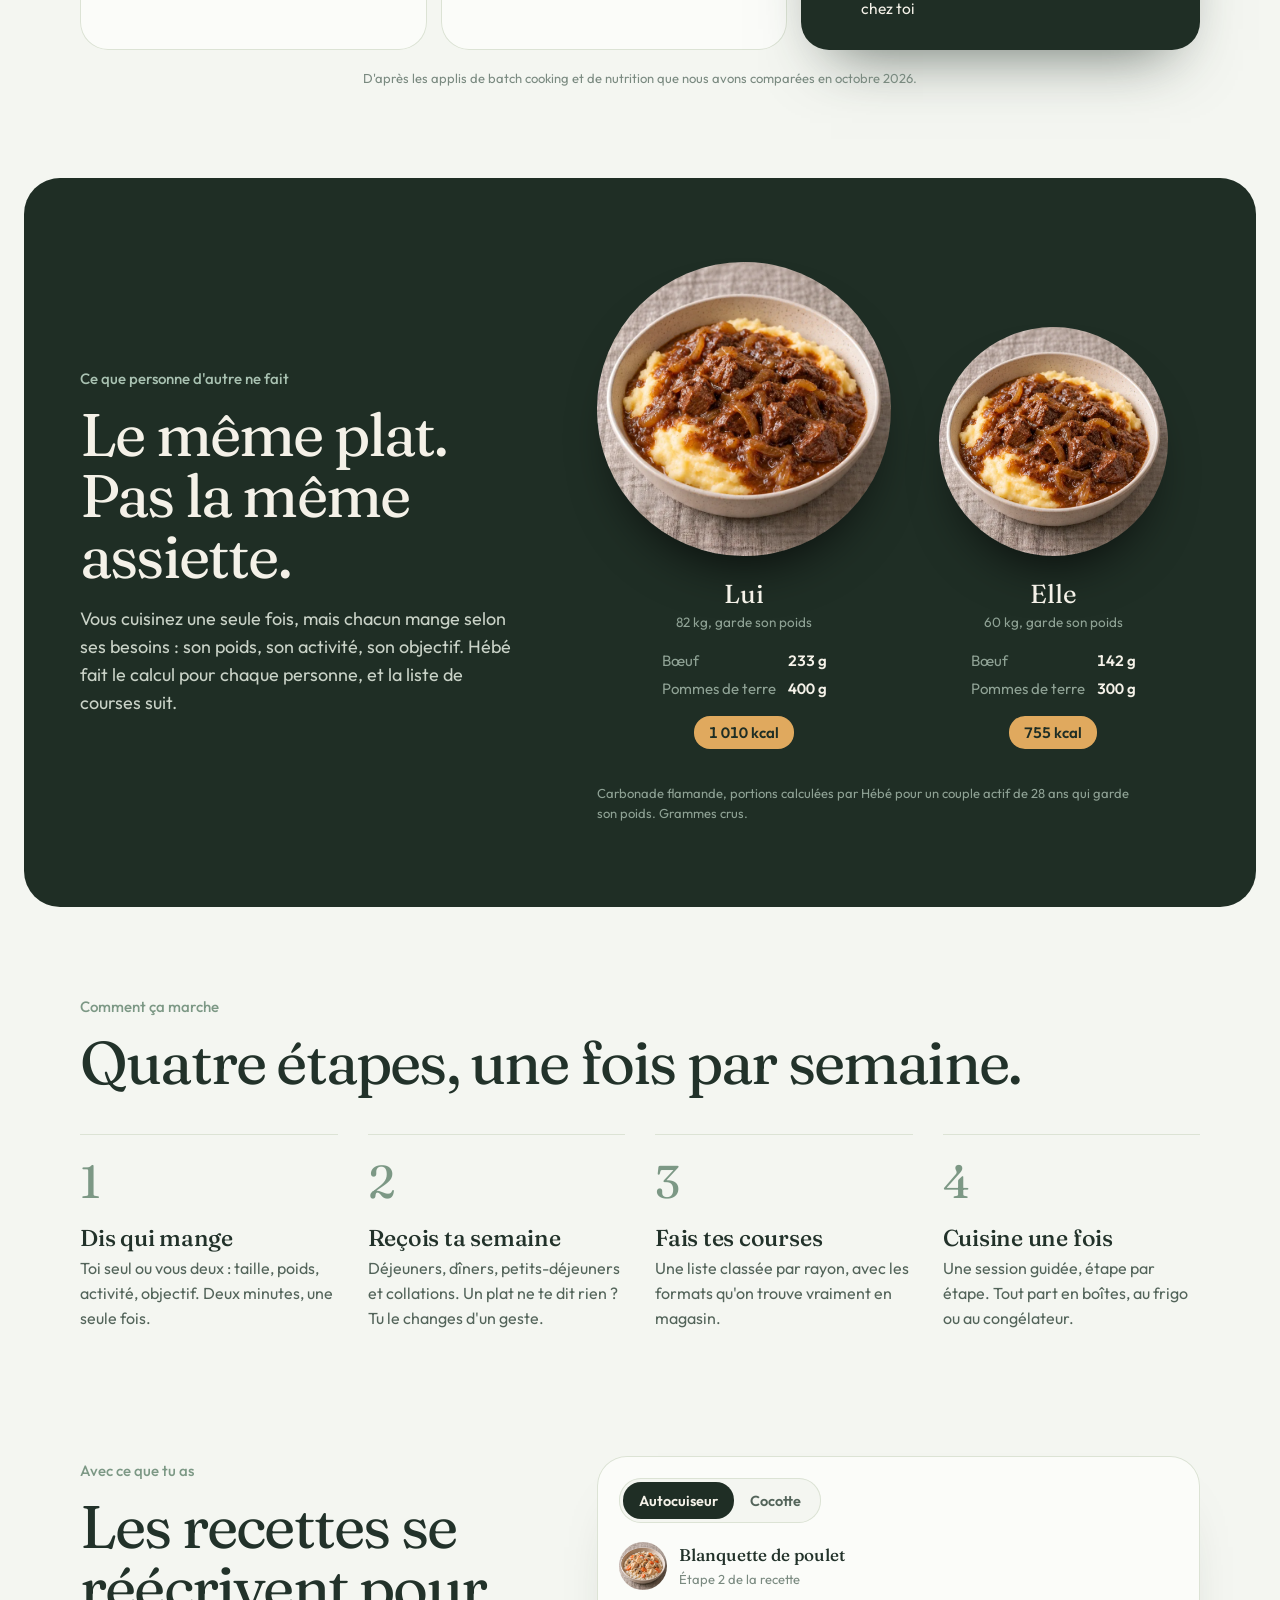
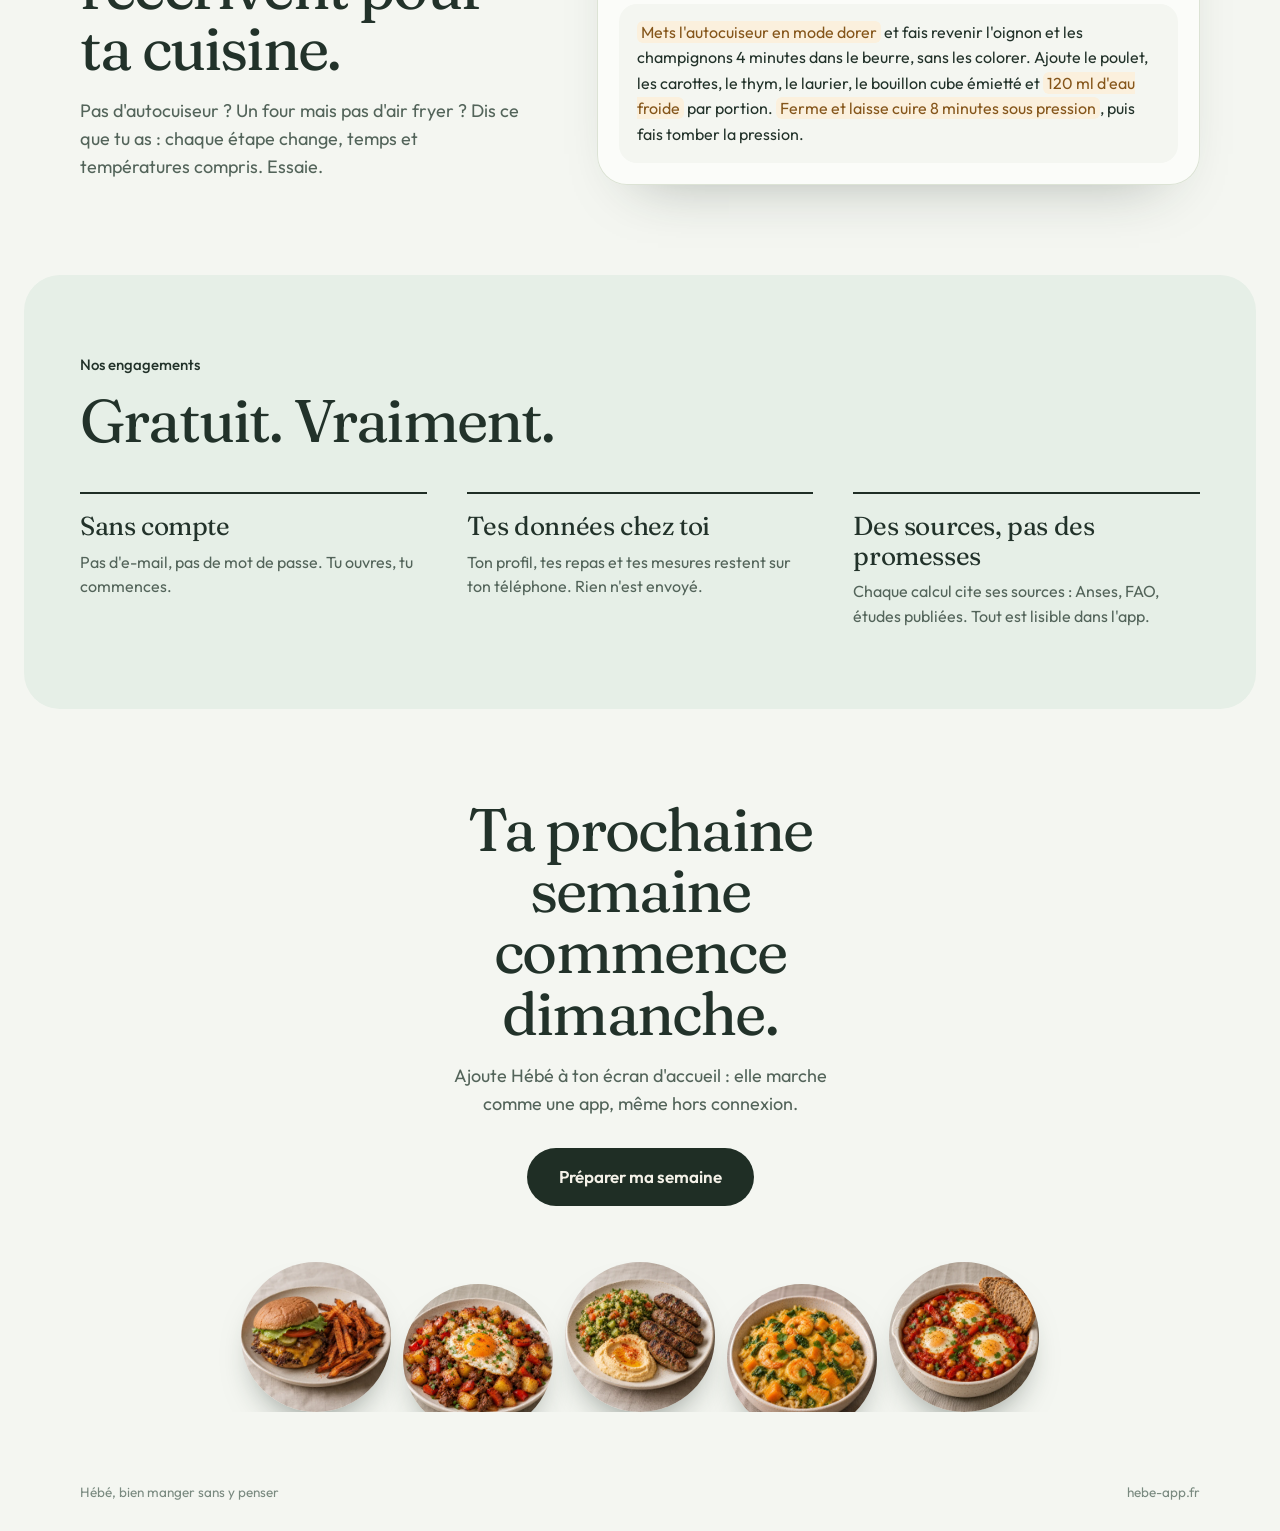
<file: site-v1.html>
<!doctype html>
<html lang="fr">
<head>
<meta charset="utf-8">
<meta name="viewport" content="width=device-width, initial-scale=1, viewport-fit=cover">
<title>Hébé : une session le dimanche, toute la semaine au frigo</title>
<meta name="description" content="L'appli de batch cooking qui calcule comme une appli de macros : ta semaine de repas, la portion de chaque personne du foyer, la liste de courses et une seule session de cuisine. Gratuit, sans compte.">
<meta name="theme-color" content="#1F2E25">
<link rel="icon" type="image/png" sizes="192x192" href="icon-192.png">
<link rel="apple-touch-icon" sizes="180x180" href="apple-touch-icon.png">
<style>
@font-face{font-family:Fraunces;font-weight:400;font-display:swap;src:url(fonts/fraunces-400.woff2) format('woff2')}
@font-face{font-family:Fraunces;font-weight:400;font-style:italic;font-display:swap;src:url(fonts/fraunces-400-italic.woff2) format('woff2')}
@font-face{font-family:Fraunces;font-weight:500;font-display:swap;src:url(fonts/fraunces-500.woff2) format('woff2')}
@font-face{font-family:Outfit;font-weight:400;font-display:swap;src:url(fonts/outfit-400.woff2) format('woff2')}
@font-face{font-family:Outfit;font-weight:500;font-display:swap;src:url(fonts/outfit-500.woff2) format('woff2')}
@font-face{font-family:Outfit;font-weight:600;font-display:swap;src:url(fonts/outfit-600.woff2) format('woff2')}
:root{
  --forest:#1F2E25;--forest-2:#2A3D31;--forest-3:#365043;--cream:#F4F1E8;--cream-2:#C9D2C7;--cream-3:#8FA295;
  --bg:#F4F6F1;--paper:#FBFCF9;--line:#DCE3D5;--text:#22322A;--text-2:#53645A;--muted:#7A8A80;
  --sage:#7C9885;--sage-l:#A9C2B2;--sage-t:#E6EFE7;--honey:#E0A95E;--honey-t:#FBF0DD;--terra:#D98E6B;--sky:#6FA3C0;
  --serif:Fraunces,Georgia,serif;--sans:Outfit,-apple-system,'Segoe UI',sans-serif}
*{box-sizing:border-box;margin:0;padding:0}
html{scroll-behavior:smooth}
body{background:var(--bg);color:var(--text);font:400 17px/1.55 var(--sans);-webkit-font-smoothing:antialiased;overflow-x:hidden}
img{display:block;max-width:100%}
a{color:inherit}
:focus-visible{outline:3px solid var(--honey);outline-offset:3px;border-radius:10px}
.wrap{width:100%;max-width:1160px;margin-inline:auto;padding-inline:20px}
.btn{display:inline-flex;align-items:center;justify-content:center;height:58px;padding-inline:32px;border-radius:29px;background:var(--honey);color:var(--forest);font:600 17px var(--sans);text-decoration:none;transition:transform .15s,background .15s}
.btn:hover{background:#E8B771}.btn:active{transform:scale(.98)}
.btn.dark{background:var(--forest);color:var(--cream)}.btn.dark:hover{background:var(--forest-2)}
h2{font:400 clamp(34px,8.6vw,60px)/1.02 var(--serif);letter-spacing:-.03em}
.eyebrow{font:500 15px var(--sans);color:var(--sage);margin-bottom:16px}

/* ═════ Accroche, fond sapin ═════ */
.hero{background:var(--forest);color:var(--cream);position:relative;overflow:hidden;padding-bottom:40px}
.hero::before{content:'';position:absolute;width:900px;height:900px;right:-360px;top:-300px;border-radius:50%;background:radial-gradient(closest-side,rgba(124,152,133,.28),transparent);pointer-events:none}
.top{display:flex;align-items:center;justify-content:space-between;padding-block:18px;position:relative}
.word{font:400 32px/1 var(--serif);letter-spacing:-.02em;text-decoration:none;color:var(--cream)}
.word i{color:var(--sage-l)}
.top .open{font:600 15px var(--sans);text-decoration:none;padding:11px 18px;border-radius:22px;box-shadow:inset 0 0 0 1.5px var(--forest-3);color:var(--cream)}
.hero-in{position:relative;display:grid;gap:44px;padding-block:28px 24px}
.hero h1{font:400 clamp(48px,13vw,88px)/.94 var(--serif);letter-spacing:-.04em}
.hero h1 em{font-style:italic;color:var(--sage-l)}
.hero .lead{font-size:clamp(17.5px,4.6vw,21px);color:var(--cream-2);max-width:32ch;margin:24px 0 32px}
.hero .note{font-size:14px;color:var(--cream-3);margin-top:14px}

/* le frigo */
.shelf{position:relative}
.shelf-grid{display:grid;grid-template-columns:repeat(5,1fr);gap:10px}
.col{display:grid;gap:10px}
.col small{text-align:center;font:600 12px var(--sans);letter-spacing:.04em;color:var(--cream-3)}
.bowl{aspect-ratio:1;border-radius:50%;overflow:hidden;box-shadow:0 18px 30px -16px rgba(0,0,0,.65),0 0 0 3px var(--forest-2)}
.bowl img{width:100%;height:100%;object-fit:cover}
.bowl.hl{box-shadow:0 18px 30px -16px rgba(0,0,0,.65),0 0 0 3px var(--honey)}
.tags{display:flex;align-items:center;justify-content:flex-end;flex-wrap:wrap;gap:8px;margin-top:20px}
.tlabel{flex-basis:100%;text-align:right;font-size:13px;color:var(--cream-3)}
@media (min-width:520px){.tlabel{flex-basis:auto;margin-right:4px}}
.tag{display:inline-flex;align-items:baseline;gap:8px;padding:8px 14px;border-radius:16px;background:var(--cream);color:var(--forest);font-size:13.5px}
.tag b{font:500 16px var(--serif)}
.tag i{font-style:normal;font-weight:600;font-variant-numeric:tabular-nums}
@media (prefers-reduced-motion:no-preference){
  .bowl{animation:in .6s cubic-bezier(.2,.8,.2,1.15) both;animation-delay:calc(.2s + var(--n)*60ms)}
  .tags{animation:in .5s ease-out both;animation-delay:1s}
  @keyframes in{from{opacity:0;transform:translateY(-12px) scale(.9)}to{opacity:1;transform:none}}
}

/* ═════ Positionnement ═════ */
.claim{padding-block:84px 30px;text-align:center}
.claim p{font:400 clamp(28px,7vw,50px)/1.12 var(--serif);letter-spacing:-.025em;max-width:22ch;margin-inline:auto}
.claim p span{color:var(--sage)}

/* ═════ Pourquoi Hébé : comparatif ═════ */
.why{padding-block:40px 90px}
.cards{display:grid;gap:14px;margin-top:40px}
.card{border-radius:28px;padding:24px 22px;background:var(--paper);box-shadow:inset 0 0 0 1px var(--line)}
.card h3{font:500 22px/1.2 var(--serif);letter-spacing:-.01em}
.card .sub{font-size:14.5px;color:var(--muted);margin-top:4px}
.card ul{list-style:none;display:grid;gap:11px;margin-top:20px}
.card li{display:grid;grid-template-columns:22px 1fr;gap:10px;font-size:15.5px;line-height:1.4;color:var(--text-2)}
.card li::before{content:'';width:22px;height:22px;border-radius:50%;margin-top:-1px;background:var(--bg) center/12px no-repeat}
.card li.y::before{background-color:var(--sage-t);background-image:url("data:image/svg+xml,%3Csvg xmlns='http://www.w3.org/2000/svg' viewBox='0 0 12 12'%3E%3Cpath d='M2 6.3l2.6 2.5L10 3.4' fill='none' stroke='%235E7A67' stroke-width='1.8' stroke-linecap='round' stroke-linejoin='round'/%3E%3C/svg%3E")}
.card li.n::before{background-image:url("data:image/svg+xml,%3Csvg xmlns='http://www.w3.org/2000/svg' viewBox='0 0 12 12'%3E%3Cpath d='M3.5 3.5l5 5M8.5 3.5l-5 5' fill='none' stroke='%23A3ADA6' stroke-width='1.6' stroke-linecap='round'/%3E%3C/svg%3E")}
.card li.p::before{background-image:url("data:image/svg+xml,%3Csvg xmlns='http://www.w3.org/2000/svg' viewBox='0 0 12 12'%3E%3Cpath d='M3 6h6' fill='none' stroke='%23C29A5E' stroke-width='1.8' stroke-linecap='round'/%3E%3C/svg%3E");background-color:var(--honey-t)}
.card li.n{color:var(--muted)}
.card.us{background:var(--forest);color:var(--cream);box-shadow:0 30px 60px -30px rgba(31,46,37,.7)}
.card.us .sub{color:var(--cream-3)}
.card.us li{color:var(--cream)}
.card.us li.y::before{background-color:var(--forest-3);background-image:url("data:image/svg+xml,%3Csvg xmlns='http://www.w3.org/2000/svg' viewBox='0 0 12 12'%3E%3Cpath d='M2 6.3l2.6 2.5L10 3.4' fill='none' stroke='%23E0A95E' stroke-width='1.8' stroke-linecap='round' stroke-linejoin='round'/%3E%3C/svg%3E")}
.card.us h3{font-size:28px}
.card.us .word{font-size:30px}
.legend{font-size:13px;color:var(--muted);margin-top:18px;text-align:center}

/* ═════ Deux assiettes ═════ */
.duo{background:var(--forest);color:var(--cream);padding-block:84px;border-radius:36px;margin-inline:12px}
.duo .eyebrow{color:var(--sage-l)}
.duo p.intro{color:var(--cream-2);max-width:40ch;margin-top:18px}
.plates{display:grid;grid-template-columns:1fr 1fr;gap:16px;margin-top:44px;align-items:end}
.plate{text-align:center}
.plate .bw{margin:0 auto;border-radius:50%;overflow:hidden;box-shadow:0 30px 50px -24px rgba(0,0,0,.75)}
.plate.p1 .bw{width:100%}.plate.p2 .bw{width:78%}
.plate h3{font:400 26px var(--serif);margin-top:22px}
.plate .who{font-size:13.5px;color:var(--cream-3);margin-top:2px}
.plate dl{display:grid;grid-template-columns:auto auto;justify-content:center;gap:5px 12px;margin-top:16px;font-size:15px;text-align:left}
.plate dt{color:var(--cream-3)}.plate dd{font-weight:600;font-variant-numeric:tabular-nums}
.plate .kcal{display:inline-block;margin-top:16px;padding:7px 15px;border-radius:16px;background:var(--honey);color:var(--forest);font:600 15px var(--sans);font-variant-numeric:tabular-nums}
.duo .fine{font-size:13px;color:var(--cream-3);margin-top:34px;max-width:60ch}

/* ═════ Étapes ═════ */
.how{padding-block:90px 40px}
.steps{list-style:none;display:grid;margin-top:40px;border-top:1px solid var(--line)}
.steps li{display:grid;grid-template-columns:64px 1fr;gap:4px 16px;padding-block:26px;border-bottom:1px solid var(--line)}
.steps .n{grid-row:span 2;font:400 46px/1 var(--serif);color:var(--sage)}
.steps b{font:500 23px/1.2 var(--serif);letter-spacing:-.01em}
.steps span{color:var(--text-2);font-size:16px;max-width:50ch}

/* ═════ Matériel ═════ */
.gear{padding-block:60px 90px}
.gear p.intro{color:var(--text-2);max-width:42ch;margin-top:18px}
.rewrite{margin-top:32px;background:var(--paper);border-radius:30px;padding:22px;box-shadow:inset 0 0 0 1px var(--line),0 30px 60px -40px rgba(31,46,37,.4)}
.seg{display:inline-flex;padding:4px;border-radius:22px;background:var(--bg);box-shadow:inset 0 0 0 1px var(--line)}
.seg button{border:0;background:transparent;font:600 14.5px var(--sans);color:var(--text-2);padding:9px 16px;border-radius:18px;cursor:pointer}
.seg button[aria-pressed="true"]{background:var(--forest);color:var(--cream)}
.rw-dish{display:flex;align-items:center;gap:12px;margin-top:18px}
.rw-dish img{width:48px;height:48px;border-radius:50%;object-fit:cover}
.rw-dish b{font:500 17px var(--serif)}
.rw-dish small{display:block;font-size:13px;color:var(--muted)}
.rw-step{margin-top:14px;padding:16px 18px;border-radius:18px;background:var(--bg);font-size:16px;line-height:1.6;min-height:8em}
.rw-step mark{background:var(--honey-t);color:#85561B;border-radius:6px;padding:1px 4px}

/* ═════ Promesses ═════ */
.promise{background:var(--sage-t);border-radius:36px;margin-inline:12px;padding-block:80px}
.prom{display:grid;gap:30px;margin-top:40px}
.prom div{border-top:2px solid var(--forest);padding-top:18px}
.prom b{display:block;font:400 26px/1.15 var(--serif);letter-spacing:-.015em}
.prom span{display:block;color:var(--text-2);font-size:16px;margin-top:8px;max-width:36ch}

/* ═════ Fin ═════ */
.end{padding-block:90px 0;text-align:center;overflow:hidden}
.end h2{max-width:13ch;margin-inline:auto}
.end p{color:var(--text-2);max-width:36ch;margin:18px auto 30px}
.end .row{display:flex;justify-content:center;gap:12px;margin-top:56px}
.end .row img{width:min(23vw,150px);aspect-ratio:1;object-fit:cover;border-radius:50%;box-shadow:0 20px 34px -18px rgba(31,46,37,.55)}
.end .row img:nth-child(2n){transform:translateY(22px)}
.foot{padding-block:70px calc(28px + env(safe-area-inset-bottom));font-size:13.5px;color:var(--muted);display:flex;flex-wrap:wrap;gap:6px 18px;justify-content:space-between}

@media (min-width:900px){
  body{font-size:18px}
  .hero-in{grid-template-columns:.92fr 1.08fr;align-items:center;gap:56px;padding-block:56px 64px}
  .shelf-grid{gap:14px}.col{gap:14px}
  .cards{grid-template-columns:1fr 1fr 1.15fr;align-items:stretch}
  .card{padding:30px 28px}
  .duo{margin-inline:24px}
  .duo-in{display:grid;grid-template-columns:.85fr 1.15fr;gap:72px;align-items:center}
  .plates{margin-top:0}
  .steps{grid-template-columns:repeat(4,1fr);border-top:0;gap:30px}
  .steps li{grid-template-columns:1fr;border-bottom:0;border-top:1px solid var(--line);padding-top:24px}
  .steps .n{grid-row:auto;margin-bottom:16px}
  .gear-in{display:grid;grid-template-columns:.85fr 1.15fr;gap:72px;align-items:center}
  .rewrite{margin-top:0}
  .promise{margin-inline:24px}
  .prom{grid-template-columns:repeat(3,1fr);gap:40px}
}
</style>
</head>
<body>
<!-- ═════ Accroche ═════ -->
<header class="hero">
  <div class="wrap top">
    <a class="word" href="./" aria-label="Hébé, accueil">Héb<i>é</i></a>
    <a class="open" href="app.html">Ouvrir l'app</a>
  </div>
  <div class="wrap hero-in">
    <div>
      <h1>Une session le dimanche. <em>Toute la semaine</em> au frigo.</h1>
      <p class="lead">Hébé compose tes repas, calcule la portion de chacun et te guide pour tout cuisiner d'un coup. Tu n'as plus qu'à ouvrir une boîte.</p>
      <a class="btn" href="app.html">Préparer ma semaine</a>
      <p class="note">Gratuit, sans compte, sans publicité.</p>
    </div>
    <div class="shelf" aria-label="Exemple de semaine : dix plats préparés le dimanche">
      <div class="shelf-grid">
        <div class="col"><small>LUN</small><div class="bowl" style="--n:0"><img src="img/dishes/W20.webp" alt="Bibimbap au bœuf"></div><div class="bowl" style="--n:5"><img src="img/dishes/W03.webp" alt="Gyudon"></div></div>
        <div class="col"><small>MAR</small><div class="bowl" style="--n:1"><img src="img/dishes/W14.webp" alt="Butter chicken"></div><div class="bowl" style="--n:6"><img src="img/dishes/W89.webp" alt="Chili de bœuf à la patate douce"></div></div>
        <div class="col"><small>MER</small><div class="bowl" style="--n:2"><img src="img/dishes/W25.webp" alt="Tajine de kefta aux œufs"></div><div class="bowl" style="--n:7"><img src="img/dishes/W18.webp" alt="Nouilles sautées aux crevettes"></div></div>
        <div class="col"><small>JEU</small><div class="bowl" style="--n:3"><img src="img/dishes/W84.webp" alt="Bœuf bourguignon et purée"></div><div class="bowl hl" style="--n:8"><img src="img/dishes/W107.webp" alt="Carbonade flamande"></div></div>
        <div class="col"><small>VEN</small><div class="bowl" style="--n:4"><img src="img/dishes/W22.webp" alt="Saumon laqué miel-soja"></div><div class="bowl" style="--n:9"><img src="img/dishes/W98.webp" alt="Bœuf sauce au poivre"></div></div>
      </div>
      <div class="tags"><span class="tlabel">Jeudi soir, carbonade</span><div class="tag"><b>Lui</b><i>1 010 kcal</i></div><div class="tag"><b>Elle</b><i>755 kcal</i></div></div>
    </div>
  </div>
</header>

<main>
<!-- ═════ Positionnement ═════ -->
<section class="wrap claim">
  <p>L'appli de batch cooking <span>qui calcule comme une appli de nutrition.</span></p>
</section>

<!-- ═════ Pourquoi Hébé ═════ -->
<section class="wrap why" aria-labelledby="why-t">
  <h2 id="why-t" class="sr" style="position:absolute;width:1px;height:1px;overflow:hidden;clip:rect(0 0 0 0)">Pourquoi Hébé plutôt qu'une autre appli</h2>
  <div class="cards">
    <div class="card">
      <h3>Les applis de batch cooking</h3>
      <p class="sub">Elles t'aident à cuisiner, pas à bien doser.</p>
      <ul>
        <li class="y">Menus de la semaine et liste de courses</li>
        <li class="y">Une session de cuisine guidée</li>
        <li class="n">La même portion pour tout le monde</li>
        <li class="n">Pas de calories ni de protéines par personne</li>
        <li class="p">Souvent payantes, 5 à 10 € par mois</li>
      </ul>
    </div>
    <div class="card">
      <h3>Les applis de nutrition</h3>
      <p class="sub">Elles comptent, mais ne cuisinent pas pour toi.</p>
      <ul>
        <li class="y">Calories et macros calculées pour toi</li>
        <li class="n">Rien pour cuisiner en une fois</li>
        <li class="n">Une seule personne, pas le foyer</li>
        <li class="p">Des recettes qu'on n'a pas toujours envie de manger</li>
        <li class="p">Souvent payantes, ou un compte obligatoire</li>
      </ul>
    </div>
    <div class="card us">
      <h3>Héb<span style="font-style:italic;color:var(--sage-l)">é</span></h3>
      <p class="sub">Les deux à la fois, sans rien payer.</p>
      <ul>
        <li class="y">Ta semaine, tes courses et une session guidée</li>
        <li class="y">La portion de chaque personne du foyer, au gramme près</li>
        <li class="y">Des recettes qui s'adaptent à ton matériel</li>
        <li class="y">Des valeurs officielles (Ciqual) et des calculs sourcés</li>
        <li class="y">Plus de 90 plats gourmands, avec leur photo</li>
        <li class="y">Gratuit, sans compte, tes données restent chez toi</li>
      </ul>
    </div>
  </div>
  <p class="legend">D'après les applis de batch cooking et de nutrition que nous avons comparées en octobre 2026.</p>
</section>

<!-- ═════ Deux assiettes ═════ -->
<section class="duo">
  <div class="wrap duo-in">
    <div>
      <p class="eyebrow">Ce que personne d'autre ne fait</p>
      <h2>Le même plat. Pas la même assiette.</h2>
      <p class="intro">Vous cuisinez une seule fois, mais chacun mange selon ses besoins : son poids, son activité, son objectif. Hébé fait le calcul pour chaque personne, et la liste de courses suit.</p>
    </div>
    <div>
      <div class="plates">
        <div class="plate p1">
          <div class="bw"><img src="img/dishes/W107.webp" alt="Carbonade flamande, grande portion" loading="lazy"></div>
          <h3>Lui</h3><div class="who">82 kg, garde son poids</div>
          <dl><dt>Bœuf</dt><dd>233 g</dd><dt>Pommes de terre</dt><dd>400 g</dd></dl>
          <span class="kcal">1 010 kcal</span>
        </div>
        <div class="plate p2">
          <div class="bw"><img src="img/dishes/W107.webp" alt="Carbonade flamande, portion plus petite" loading="lazy"></div>
          <h3>Elle</h3><div class="who">60 kg, garde son poids</div>
          <dl><dt>Bœuf</dt><dd>142 g</dd><dt>Pommes de terre</dt><dd>300 g</dd></dl>
          <span class="kcal">755 kcal</span>
        </div>
      </div>
      <p class="fine">Carbonade flamande, portions calculées par Hébé pour un couple actif de 28 ans qui garde son poids. Grammes crus.</p>
    </div>
  </div>
</section>

<!-- ═════ Comment ça marche ═════ -->
<section class="wrap how">
  <p class="eyebrow">Comment ça marche</p>
  <h2>Quatre étapes, une fois par semaine.</h2>
  <ol class="steps">
    <li><span class="n">1</span><b>Dis qui mange</b><span>Toi seul ou vous deux : taille, poids, activité, objectif. Deux minutes, une seule fois.</span></li>
    <li><span class="n">2</span><b>Reçois ta semaine</b><span>Déjeuners, dîners, petits-déjeuners et collations. Un plat ne te dit rien ? Tu le changes d'un geste.</span></li>
    <li><span class="n">3</span><b>Fais tes courses</b><span>Une liste classée par rayon, avec les formats qu'on trouve vraiment en magasin.</span></li>
    <li><span class="n">4</span><b>Cuisine une fois</b><span>Une session guidée, étape par étape. Tout part en boîtes, au frigo ou au congélateur.</span></li>
  </ol>
</section>

<!-- ═════ Matériel ═════ -->
<section class="wrap gear">
  <div class="gear-in">
    <div>
      <p class="eyebrow">Avec ce que tu as</p>
      <h2>Les recettes se réécrivent pour ta cuisine.</h2>
      <p class="intro">Pas d'autocuiseur ? Un four mais pas d'air fryer ? Dis ce que tu as : chaque étape change, temps et températures compris. Essaie.</p>
    </div>
    <div class="rewrite">
      <div class="seg" role="group" aria-label="Ton matériel">
        <button type="button" aria-pressed="true" data-k="auto">Autocuiseur</button>
        <button type="button" aria-pressed="false" data-k="cocotte">Cocotte</button>
      </div>
      <div class="rw-dish"><img src="img/dishes/W102.webp" alt=""><div><b>Blanquette de poulet</b><small>Étape 2 de la recette</small></div></div>
      <p class="rw-step" aria-live="polite" id="rw"></p>
    </div>
  </div>
</section>

<!-- ═════ Promesses ═════ -->
<section class="promise">
  <div class="wrap">
    <p class="eyebrow" style="color:var(--accent)">Nos engagements</p>
    <h2>Gratuit. Vraiment.</h2>
    <div class="prom">
      <div><b>Sans compte</b><span>Pas d'e-mail, pas de mot de passe. Tu ouvres, tu commences.</span></div>
      <div><b>Tes données chez toi</b><span>Ton profil, tes repas et tes mesures restent sur ton téléphone. Rien n'est envoyé.</span></div>
      <div><b>Des sources, pas des promesses</b><span>Chaque calcul cite ses sources : Anses, FAO, études publiées. Tout est lisible dans l'app.</span></div>
    </div>
  </div>
</section>

<!-- ═════ Fin ═════ -->
<section class="wrap end">
  <h2>Ta prochaine semaine commence dimanche.</h2>
  <p>Ajoute Hébé à ton écran d'accueil : elle marche comme une app, même hors connexion.</p>
  <a class="btn dark" href="app.html">Préparer ma semaine</a>
  <div class="row" aria-hidden="true">
    <img src="img/dishes/W10.webp" alt=""><img src="img/dishes/W66.webp" alt=""><img src="img/dishes/W40.webp" alt=""><img src="img/dishes/W90.webp" alt=""><img src="img/dishes/W78.webp" alt="">
  </div>
</section>
</main>

<footer class="wrap foot">
  <span>Hébé, bien manger sans y penser</span>
  <span>hebe-app.fr</span>
</footer>

<script>
(function(){
  var T={
    auto:"<mark>Mets l'autocuiseur en mode dorer</mark> et fais revenir l'oignon et les champignons 4 minutes dans le beurre, sans les colorer. Ajoute le poulet, les carottes, le thym, le laurier, le bouillon cube émietté et <mark>120 ml d'eau froide</mark> par portion. <mark>Ferme et laisse cuire 8 minutes sous pression</mark>, puis fais tomber la pression.",
    cocotte:"<mark>Dans une cocotte à feu moyen</mark>, fais revenir l'oignon et les champignons 4 minutes dans le beurre, sans les colorer. Ajoute le poulet, les carottes, le thym, le laurier, le bouillon cube émietté et <mark>200 ml d'eau froide</mark> par portion. <mark>Couvre et laisse mijoter 25 minutes à feu doux</mark>, jusqu'à ce que le poulet soit tendre."
  };
  var rw=document.getElementById('rw'),bs=document.querySelectorAll('.seg button');
  function set(k){rw.innerHTML=T[k];bs.forEach(function(b){b.setAttribute('aria-pressed',b.dataset.k===k)})}
  bs.forEach(function(b){b.addEventListener('click',function(){set(b.dataset.k)})});
  set('auto');
})();
</script>
</body>
</html>
</file>
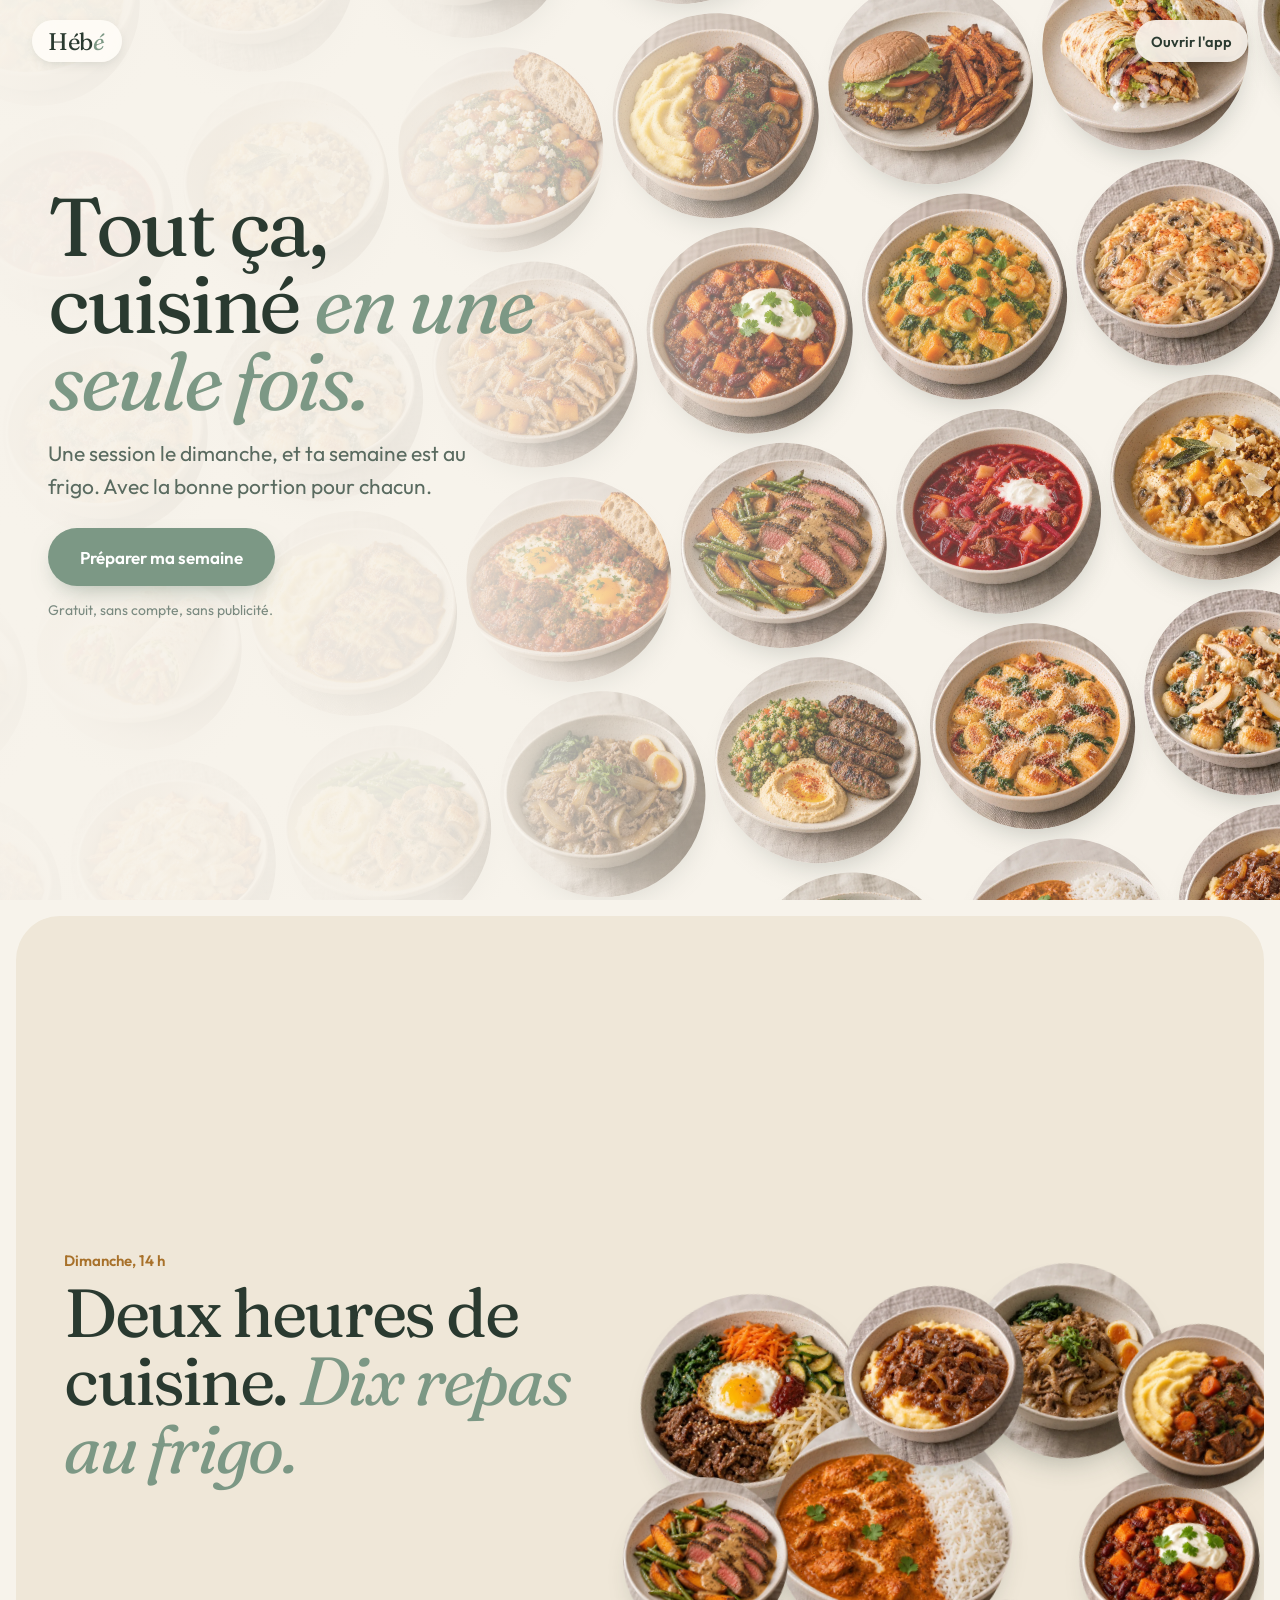
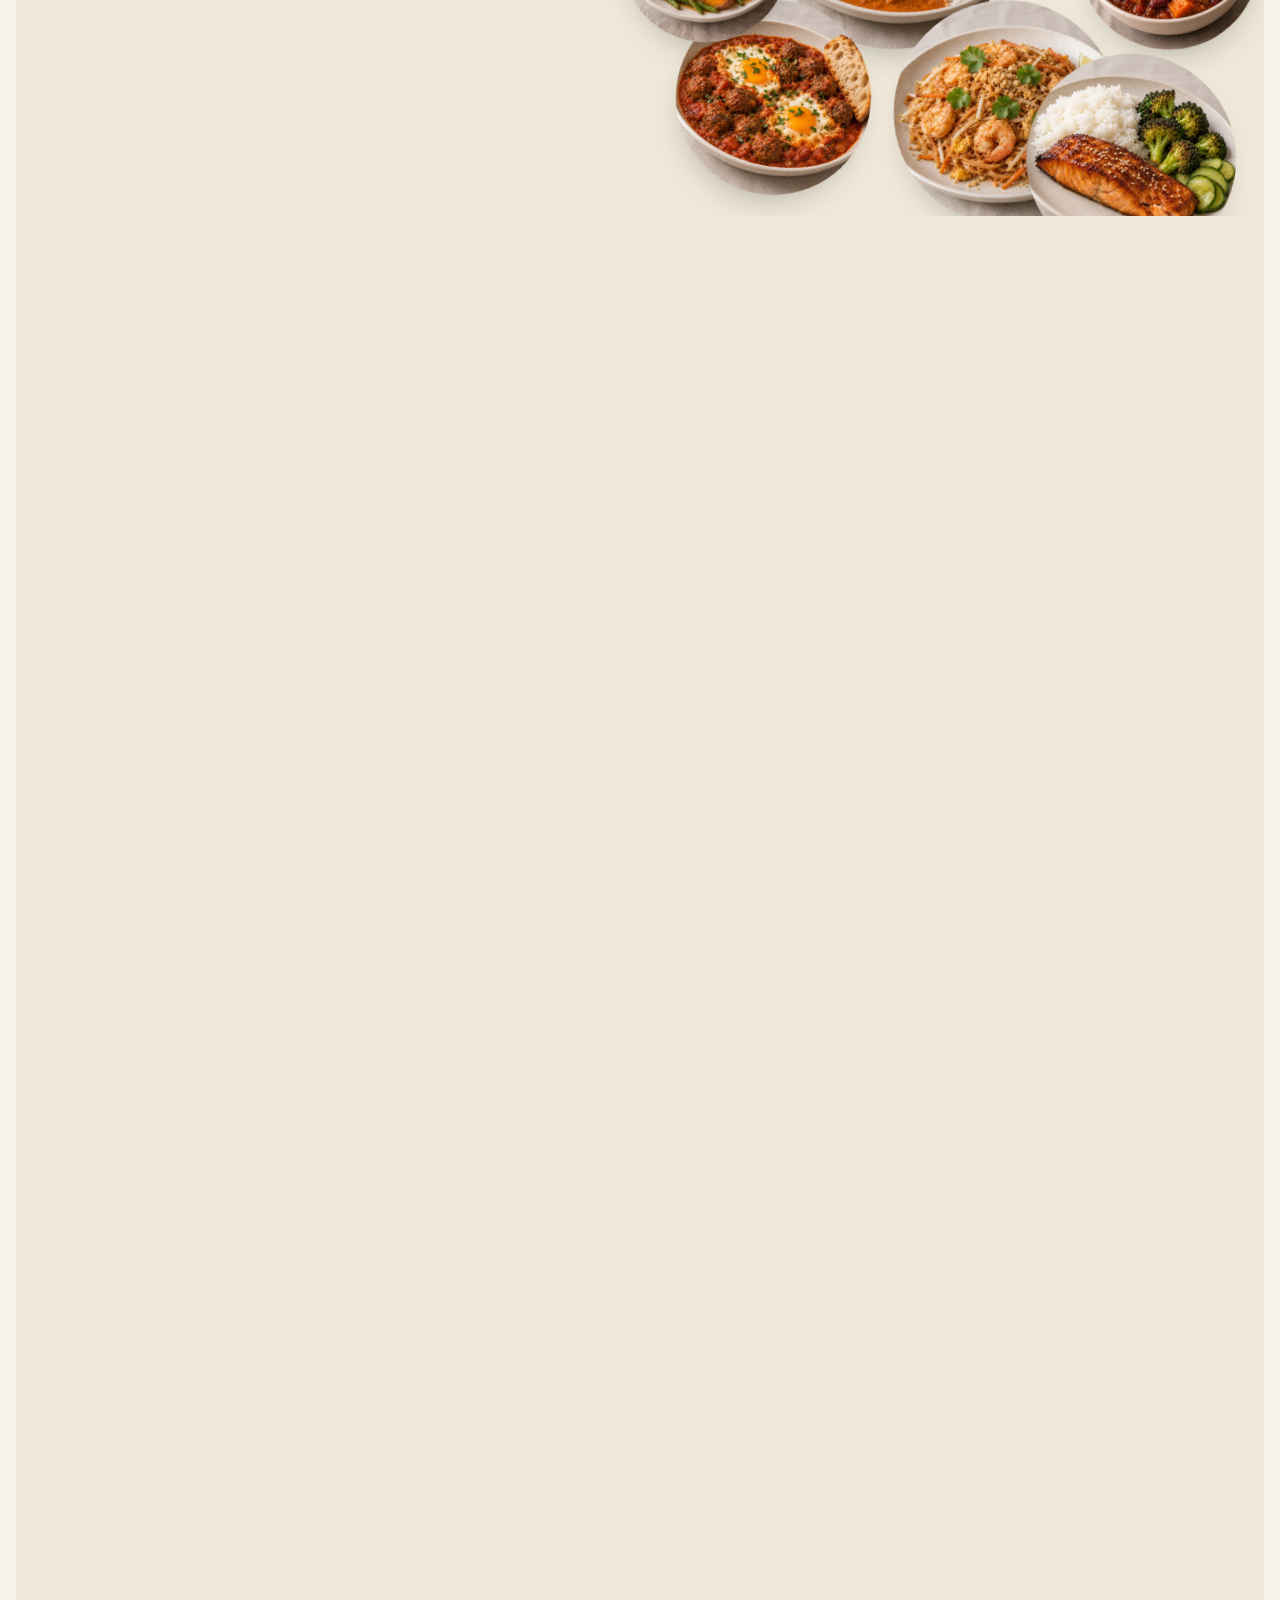
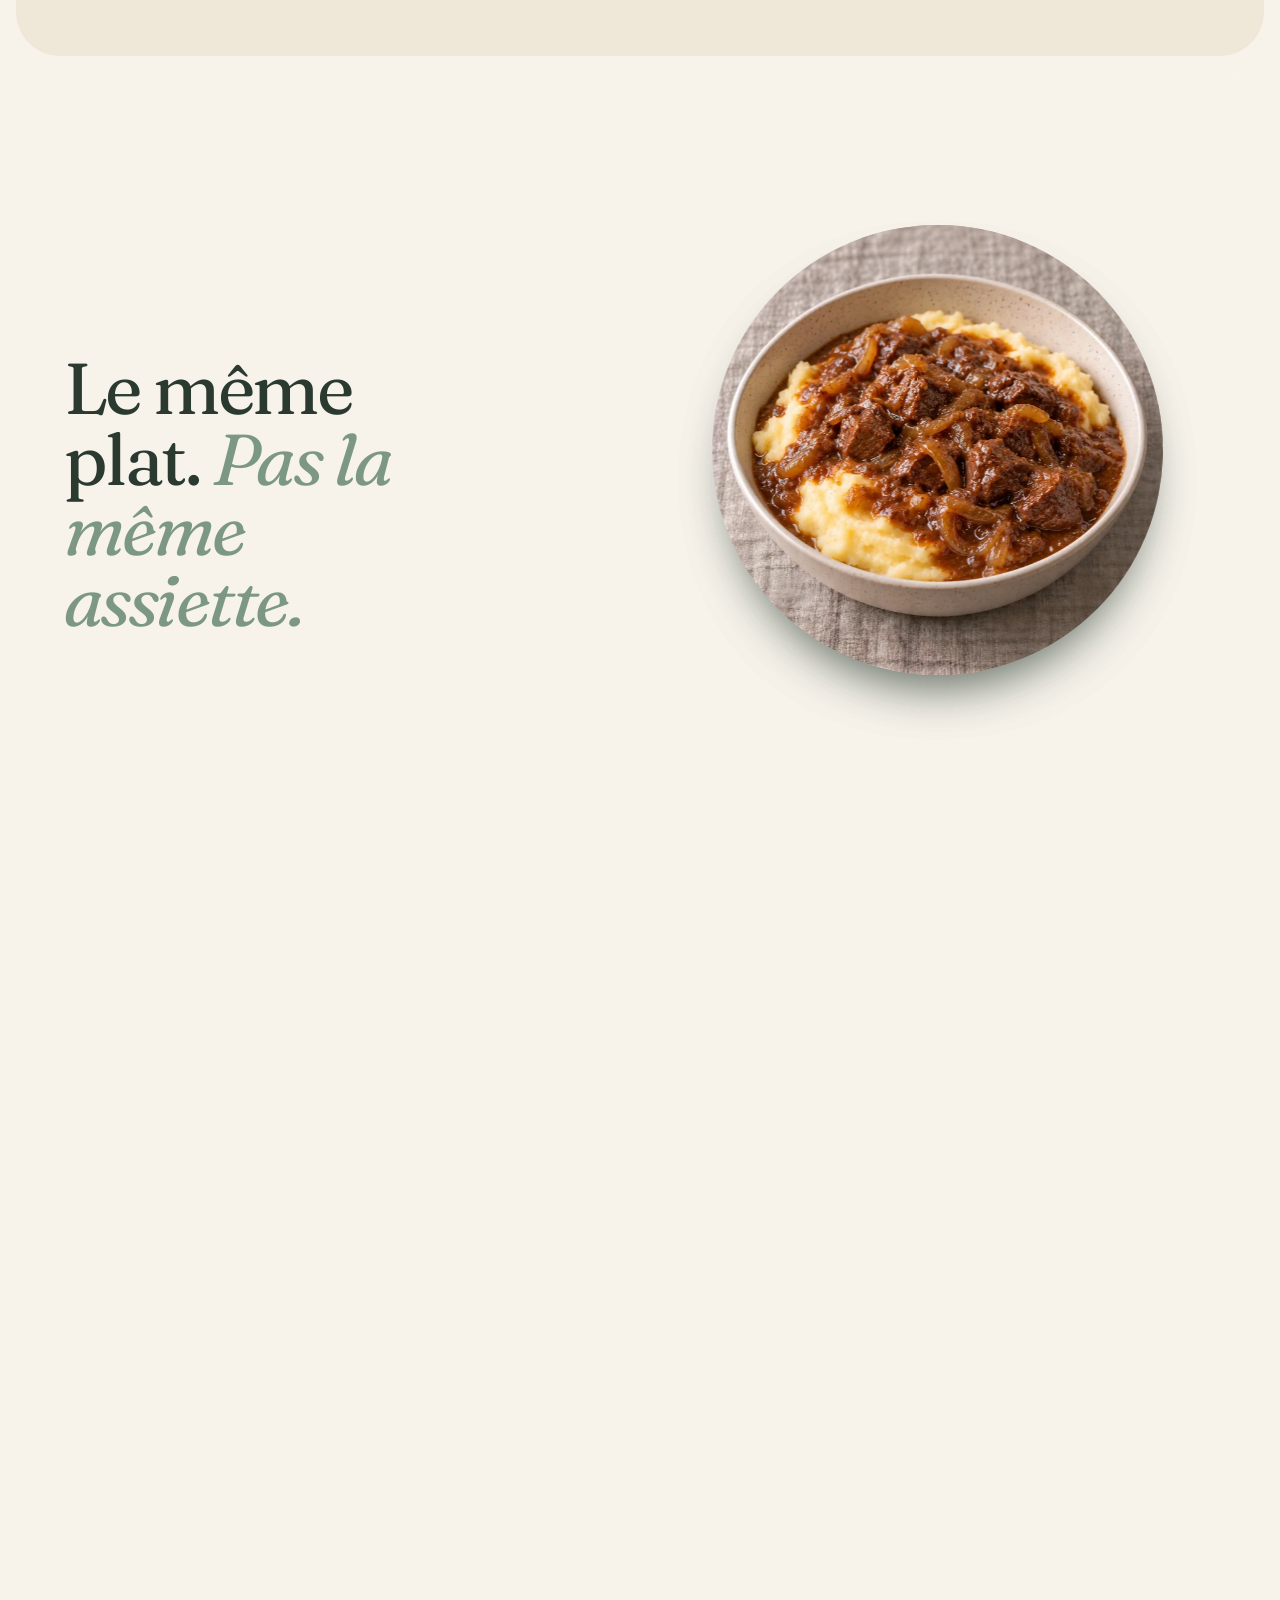
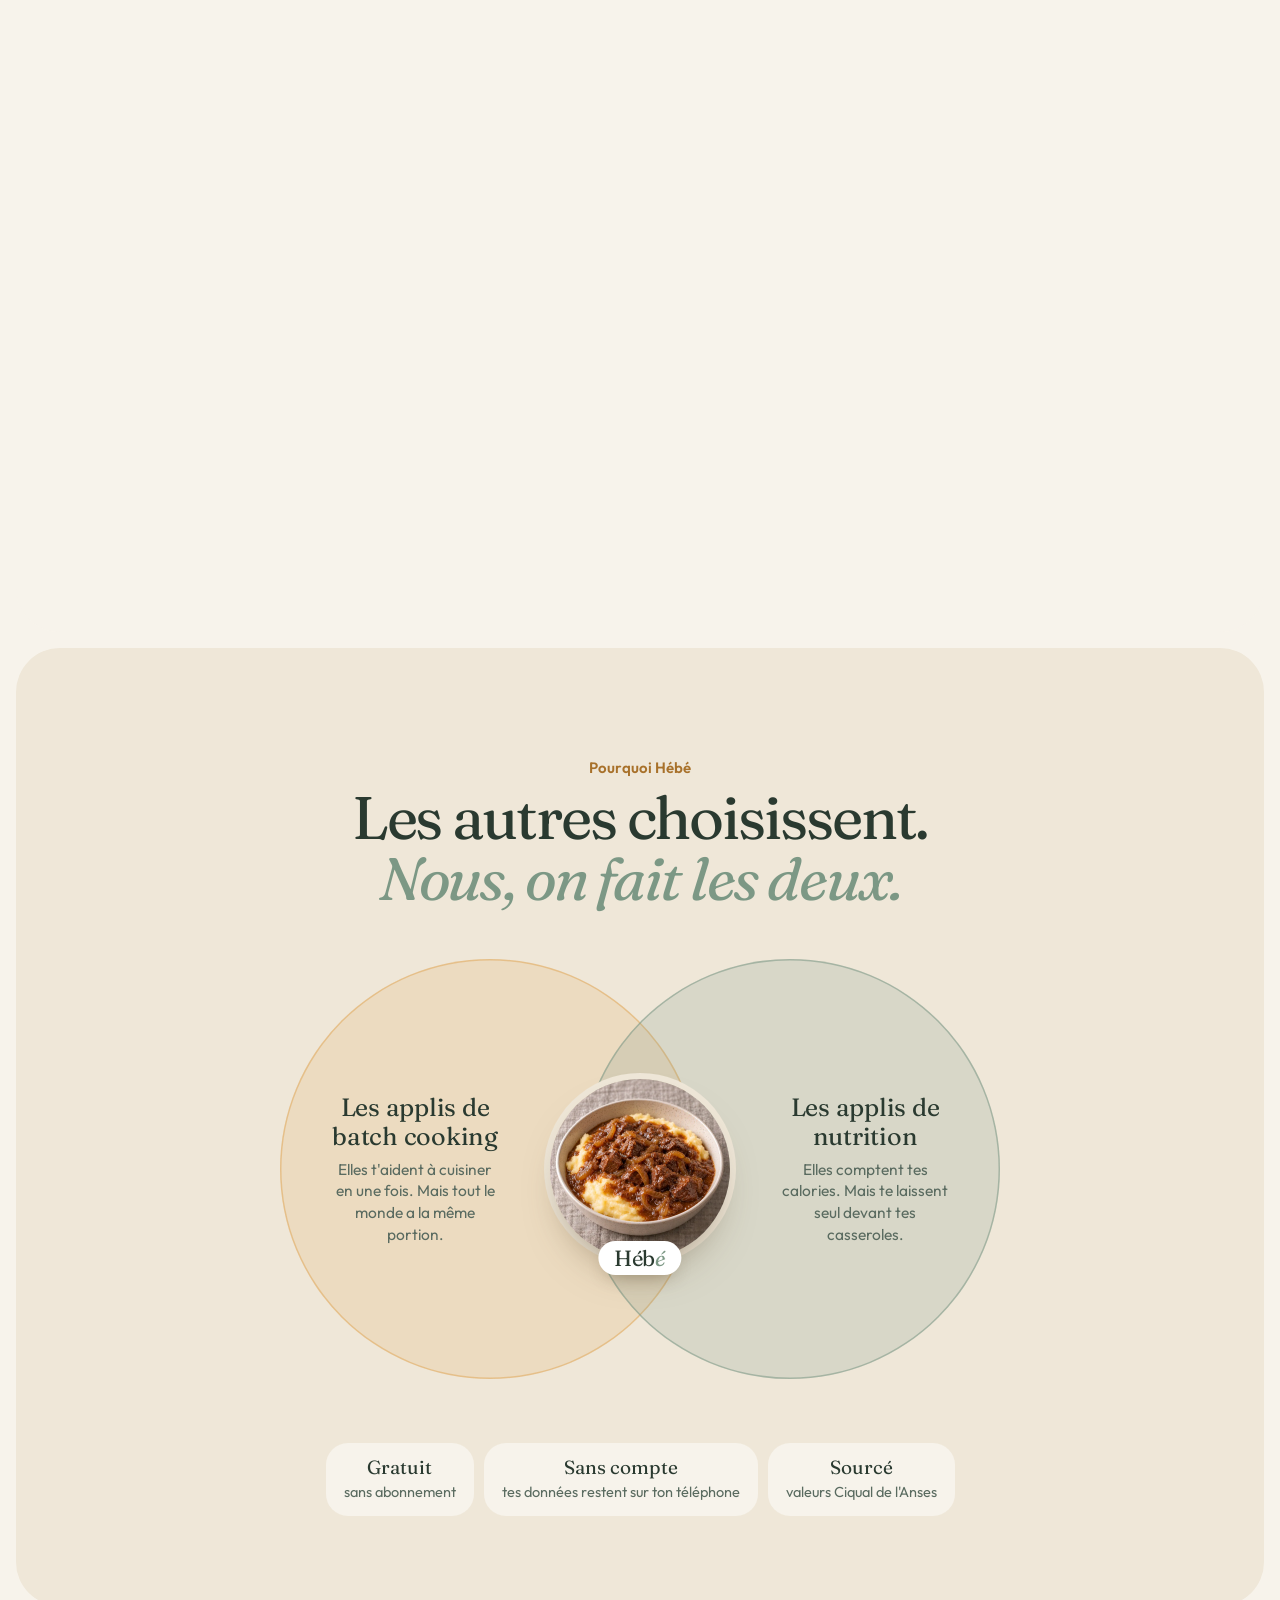
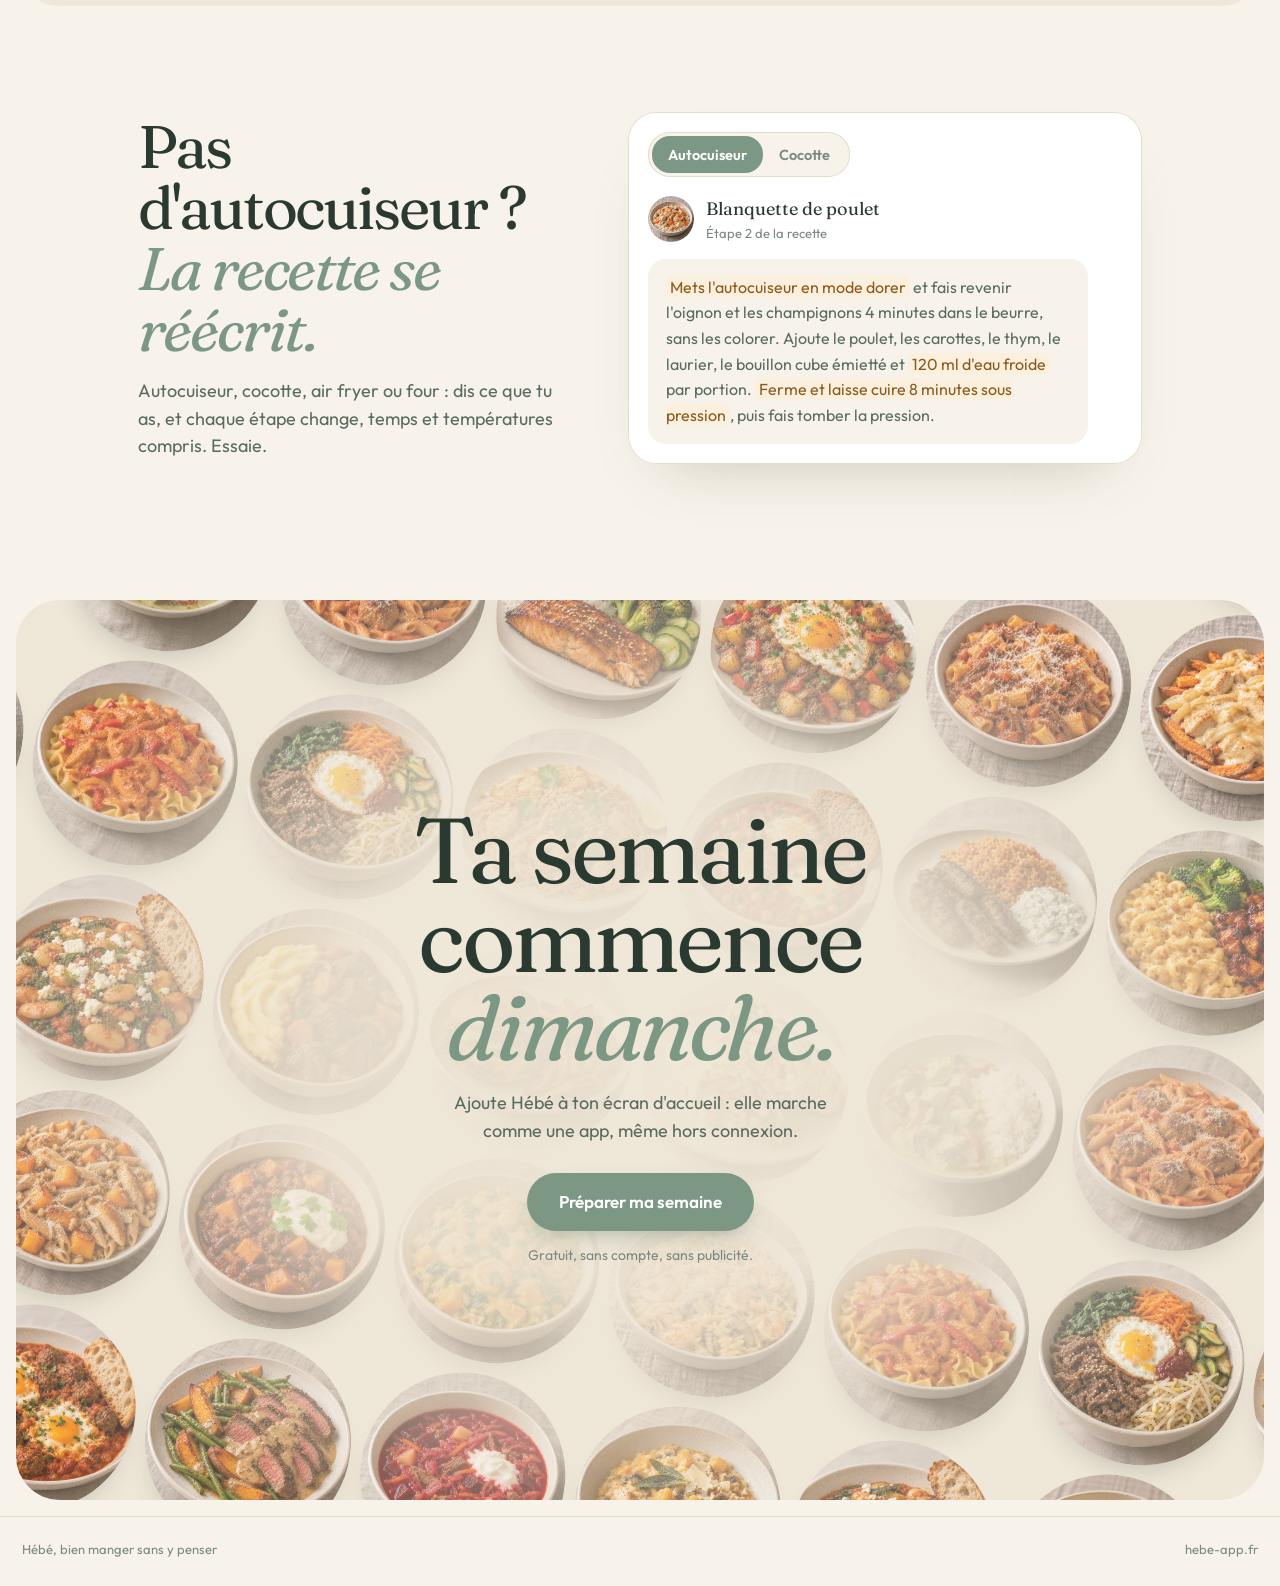
<file: site.html>
<!doctype html>
<html lang="fr">
<head>
<meta charset="utf-8">
<meta name="viewport" content="width=device-width, initial-scale=1, viewport-fit=cover">
<title>Hébé : tout ça, cuisiné en une seule fois</title>
<meta name="description" content="Hébé compose ta semaine de repas, calcule la portion de chaque personne du foyer et te guide pour tout cuisiner en une session. Gratuit, sans compte.">
<meta name="theme-color" content="#F7F3EB">
<link rel="icon" type="image/png" sizes="192x192" href="icon-192.png">
<link rel="apple-touch-icon" sizes="180x180" href="apple-touch-icon.png">
<style>
@font-face{font-family:Fraunces;font-weight:400;font-display:swap;src:url(fonts/fraunces-400.woff2) format('woff2')}
@font-face{font-family:Fraunces;font-weight:400;font-style:italic;font-display:swap;src:url(fonts/fraunces-400-italic.woff2) format('woff2')}
@font-face{font-family:Outfit;font-weight:400;font-display:swap;src:url(fonts/outfit-400.woff2) format('woff2')}
@font-face{font-family:Outfit;font-weight:500;font-display:swap;src:url(fonts/outfit-500.woff2) format('woff2')}
@font-face{font-family:Outfit;font-weight:600;font-display:swap;src:url(fonts/outfit-600.woff2) format('woff2')}
:root{
  --ink:#F7F3EB;--ink-2:#FFFDF8;--ink-3:#E3D9C7;--cream:#2A3A30;--cream-2:#5A6B60;--cream-3:#7A8A80;
  --sage:#7C9885;--accent:#5E7A67;--sage-t:#E8F0E9;--sage-l:#A9C2B2;--honey:#E0A95E;--honey-t:#FBF0DD;--honey-d:#A8712A;
  --shadow:0 16px 30px -16px rgba(42,58,48,.38);
  --serif:Fraunces,Georgia,serif;--sans:Outfit,-apple-system,'Segoe UI',sans-serif}
*{box-sizing:border-box;margin:0;padding:0}
html{background:var(--ink)}
body{background:#F7F3EB;color:var(--cream);font:400 17px/1.55 var(--sans);-webkit-font-smoothing:antialiased;overflow-x:hidden}
img{display:block;max-width:100%}
a{color:inherit}
:focus-visible{outline:3px solid var(--honey);outline-offset:4px;border-radius:12px}
.btn{display:inline-flex;align-items:center;justify-content:center;height:58px;padding-inline:32px;border-radius:29px;background:var(--sage);color:#fff;box-shadow:0 10px 24px -10px rgba(94,122,103,.55);font:600 17px var(--sans);text-decoration:none;transition:background .15s,transform .15s}
.btn:hover{background:var(--accent)}.btn:active{transform:scale(.98)}
em{font-style:italic;color:var(--sage)}

/* ── barre du haut ── */
.top{position:fixed;inset:0 0 auto;z-index:20;display:flex;justify-content:space-between;align-items:center;padding:16px 20px;pointer-events:none}
.top>*{pointer-events:auto}
.pill{display:inline-flex;align-items:center;height:42px;padding-inline:16px;border-radius:21px;background:rgba(255,255,255,.78);box-shadow:0 4px 14px -6px rgba(42,58,48,.25);-webkit-backdrop-filter:blur(10px);backdrop-filter:blur(10px);text-decoration:none;font:600 14.5px var(--sans);color:var(--cream)}
.pill.word{font:400 24px var(--serif);letter-spacing:-.02em;padding-inline:16px 18px}
.pill.word i{color:var(--sage)}

/* ── 1. Le mur ── */
.wall-sec{position:relative;height:100svh;min-height:620px;overflow:hidden}
.wall{position:absolute;left:50%;top:50%;width:135vmax;height:150vmax;transform:translate(-50%,-56%) rotate(-9deg);display:grid;grid-template-columns:repeat(var(--cols,6),1fr);gap:12px}
.colw{display:flex;flex-direction:column;gap:12px}
.colw img{width:100%;aspect-ratio:1;object-fit:cover;border-radius:50%;box-shadow:var(--shadow)}
@media (prefers-reduced-motion:no-preference){
  .colw{animation:up 70s linear infinite}
  .colw:nth-child(2n){animation-name:down;animation-duration:85s}
  @keyframes up{to{transform:translateY(-50%)}}
  @keyframes down{from{transform:translateY(-50%)}to{transform:none}}
}
.veil{position:absolute;inset:0;background:linear-gradient(180deg,rgba(244,246,241,.35) 0%,rgba(244,246,241,0) 24%,rgba(244,246,241,.55) 40%,rgba(244,246,241,.96) 58%,#F4F6F1 76%)}
.wall-txt{position:absolute;left:0;right:0;bottom:0;padding:0 22px calc(36px + env(safe-area-inset-bottom));max-width:760px}
.wall-txt h1{font:400 clamp(50px,13.5vw,104px)/.94 var(--serif);letter-spacing:-.04em}
.wall-txt p{color:var(--cream-2);font-size:clamp(17px,4.4vw,21px);max-width:30ch;margin:18px 0 26px}
.wall-txt .note{font-size:14px;color:var(--cream-3);margin-top:14px}

/* ── 2. Le rangement (défilement) ── */
.sort{position:relative;height:260vh}
.stick{position:sticky;top:0;height:100svh;overflow:hidden}
.sort-h{position:absolute;left:22px;right:22px;top:clamp(84px,12vh,120px);z-index:2}
.k{font:600 15px var(--sans);color:var(--honey-d)}
.sort-h h2{font:400 clamp(36px,9.5vw,68px)/1 var(--serif);letter-spacing:-.035em;margin-top:8px;max-width:14ch}
.stage{position:absolute;inset:0}
.sb{position:absolute;left:0;top:0;border-radius:50%;overflow:hidden;box-shadow:var(--shadow);will-change:transform}
.sb img{width:100%;height:100%;object-fit:cover}
.dl{position:absolute;left:0;top:0;font:600 12.5px var(--sans);letter-spacing:.06em;color:var(--cream-3);text-align:center;opacity:0}
.sort-f{position:absolute;left:22px;right:22px;bottom:calc(30px + env(safe-area-inset-bottom));display:flex;gap:8px;flex-wrap:wrap;opacity:0}
.chip{display:inline-flex;align-items:center;gap:8px;padding:9px 14px;border-radius:18px;background:#fff;box-shadow:inset 0 0 0 1px var(--ink-3);font-size:14px;color:var(--cream-2)}
.chip i{width:8px;height:8px;border-radius:50%;background:var(--honey)}

/* ── 3. Deux assiettes (défilement) ── */
.duo{position:relative;height:240vh}
.duo-h{position:absolute;left:22px;right:22px;top:clamp(84px,12vh,120px);z-index:2}
.duo-h h2{font:400 clamp(38px,10vw,72px)/.98 var(--serif);letter-spacing:-.035em;max-width:12ch}
.duo-h p{color:var(--cream-2);max-width:34ch;margin-top:14px;opacity:0}
.db{position:absolute;left:0;top:0;border-radius:50%;overflow:hidden;box-shadow:0 30px 50px -24px rgba(42,58,48,.5);will-change:transform}
.db img{width:100%;height:100%;object-fit:cover}
.lab{position:absolute;opacity:0;text-align:center;width:170px;margin-left:-85px}
.lab b{display:block;font:400 26px var(--serif)}
.lab span{display:block;font-size:13px;color:var(--cream-3)}
.lab .kc{display:inline-block;margin-top:10px;padding:6px 14px;border-radius:15px;background:var(--honey-t);color:#8A5A1E;font:600 15px var(--sans);font-variant-numeric:tabular-nums}
.lab .g{display:block;margin-top:8px;font-size:13.5px;color:var(--cream-2);font-variant-numeric:tabular-nums;line-height:1.35}
.fine{position:absolute;left:22px;right:22px;bottom:calc(22px + env(safe-area-inset-bottom));font-size:12.5px;color:var(--cream-3);opacity:0;text-align:center}

/* ── 4. Pourquoi Hébé ── */
.why{padding:110px 22px 60px;max-width:1100px;margin-inline:auto}
.why .k{margin-bottom:22px}
.line{font:400 clamp(34px,8.6vw,66px)/1.06 var(--serif);letter-spacing:-.035em;padding-block:22px;border-top:1px solid var(--ink-3)}
.line small{display:block;font:400 clamp(15px,3.8vw,18px)/1.5 var(--sans);letter-spacing:0;color:var(--cream-3);margin-top:12px;max-width:44ch}
.line.us{color:var(--accent)}
.line.us small{color:var(--cream-2)}
.rv{opacity:0;transform:translateY(24px);transition:opacity .7s ease,transform .7s cubic-bezier(.2,.8,.2,1)}
.rv.on{opacity:1;transform:none}

/* ── 5. Ta cuisine ── */
.gear{padding:70px 22px 90px;max-width:1100px;margin-inline:auto;display:grid;gap:30px}
.gear h2{font:400 clamp(34px,8.6vw,60px)/1.02 var(--serif);letter-spacing:-.035em}
.gear p{color:var(--cream-2);max-width:40ch;margin-top:16px}
.rw{background:#fff;border-radius:28px;padding:20px;box-shadow:0 30px 60px -40px rgba(42,58,48,.4)}
.seg{display:inline-flex;padding:4px;border-radius:22px;background:var(--ink);box-shadow:inset 0 0 0 1px var(--ink-3)}
.seg button{border:0;background:transparent;font:600 14.5px var(--sans);color:var(--cream-3);padding:9px 16px;border-radius:18px;cursor:pointer}
.seg button[aria-pressed="true"]{background:var(--sage);color:#fff}
.rw-d{display:flex;align-items:center;gap:12px;margin-top:18px}
.rw-d img{width:46px;height:46px;border-radius:50%;object-fit:cover}
.rw-d b{font:400 18px var(--serif)}
.rw-d small{display:block;font-size:13px;color:var(--cream-3)}
.rw-s{margin-top:14px;padding:16px 18px;border-radius:18px;background:var(--ink);font-size:16px;line-height:1.6;color:var(--cream-2);min-height:8.2em}
.rw-s mark{background:var(--honey-t);color:#8A5A1E;border-radius:6px;padding:1px 4px}

/* ── 6. Fin ── */
.end{position:relative;height:100svh;min-height:620px;overflow:hidden;display:grid;place-items:center;text-align:center}
.end .wall{transform:translate(-50%,-50%) rotate(9deg)}
.end .veil{background:radial-gradient(ellipse at center,rgba(244,246,241,.97) 0%,rgba(244,246,241,.92) 38%,rgba(244,246,241,.4) 72%,rgba(244,246,241,.15) 100%)}
.end-in{position:relative;padding:0 22px}
.end h2{font:400 clamp(44px,11vw,92px)/.96 var(--serif);letter-spacing:-.04em;max-width:11ch;margin-inline:auto}
.end p{color:var(--cream-2);max-width:32ch;margin:18px auto 28px}
.end .note{font-size:14px;color:var(--cream-3);margin-top:14px}
.foot{display:flex;justify-content:space-between;flex-wrap:wrap;gap:6px 16px;padding:22px 22px calc(26px + env(safe-area-inset-bottom));font-size:13px;color:var(--cream-3);border-top:1px solid var(--ink-3)}

@media (min-width:900px){
  body{font-size:18px}
  .top{padding:20px 32px}
  .wall{--cols:8}
  .wall-txt{padding:0 48px 64px}
  .wall-sec .veil{background:linear-gradient(90deg,rgba(244,246,241,.98) 0%,rgba(244,246,241,.93) 34%,rgba(244,246,241,.3) 62%,rgba(244,246,241,.05) 100%)}
  .wall-txt{top:0;display:flex;flex-direction:column;justify-content:center;align-items:flex-start;max-width:620px}
  .wall-txt h1{font-size:clamp(56px,6.4vw,84px)}
  .sort-h,.duo-h{left:48px;right:auto;max-width:520px}
  .sort-h{top:50%;transform:translateY(-50%)}
  .duo-h{top:50%;transform:translateY(-50%);max-width:420px}
  .sort-f{left:48px;right:auto}
  .fine{left:auto;right:48px;max-width:520px;text-align:right}
  .why{padding:140px 48px 80px}
  .line{display:grid;grid-template-columns:1.25fr 1fr;gap:40px;align-items:end;padding-block:30px}
  .line small{margin-top:0}
  .gear{grid-template-columns:.9fr 1.1fr;gap:70px;align-items:center;padding:90px 48px 120px}
}
@media (prefers-reduced-motion:reduce){.rv{opacity:1;transform:none;transition:none}}

/* ── v3 : blanc cassé et beige clair ── */
html,body{background:#F7F3EB}
body{background:#F7F3EB}
.wall-sec{background:#F7F3EB}
.wall-sec .veil{background:linear-gradient(180deg,rgba(247,243,235,.35) 0%,rgba(247,243,235,0) 24%,rgba(247,243,235,.55) 40%,rgba(247,243,235,.96) 58%,#F7F3EB 76%)}
.blk{margin:10px;border-radius:38px;overflow:clip}
.sort{background:#EFE7D8}
.sort .chip{box-shadow:none;background:#F7F3EB}
.duo{background:#F7F3EB}
.duo .lab .kc{background:#EFE7D8}
.why-w{background:#EFE7D8;padding:0}
.why-w .line{border-top-color:#DDD2BE}
.gear-w{background:#F7F3EB}
.gear-w .rw{box-shadow:inset 0 0 0 1px #E6DCCB,0 30px 60px -40px rgba(90,70,40,.35)}
.gear-w .rw-s{background:#F7F3EB}
.gear-w .seg{background:#F7F3EB;box-shadow:inset 0 0 0 1px #E6DCCB}
.pill{background:rgba(255,253,248,.85)}
.end{background:#EFE7D8;margin:10px;border-radius:38px}
.end .veil{background:radial-gradient(ellipse at center,rgba(239,231,216,.97) 0%,rgba(239,231,216,.92) 38%,rgba(239,231,216,.4) 72%,rgba(239,231,216,.12) 100%)}
.foot{border-top-color:#E6DCCB}
@media (min-width:900px){
  .blk,.end{margin:16px;border-radius:44px}
  .wall-sec .veil{background:linear-gradient(90deg,rgba(247,243,235,.98) 0%,rgba(247,243,235,.93) 34%,rgba(247,243,235,.3) 62%,rgba(247,243,235,.05) 100%)}
}

/* ── Pourquoi Hébé : deux cercles qui se rejoignent ── */
.why2{padding:84px 22px 70px;max-width:1100px;margin-inline:auto;text-align:center}
.why2-t{font:400 clamp(34px,8.6vw,60px)/1.02 var(--serif);letter-spacing:-.035em;max-width:15ch;margin:10px auto 0}
.venn{position:relative;height:620px;max-width:420px;margin:30px auto 0}
.ring{position:absolute;left:50%;width:310px;height:310px;margin-left:-155px;border-radius:50%;display:flex;flex-direction:column;align-items:center;justify-content:center;padding:0 46px;transition:transform 1.1s cubic-bezier(.2,.8,.2,1)}
.ring b{font:400 21px/1.15 var(--serif);letter-spacing:-.01em}
.ring span{font-size:14.5px;line-height:1.4;color:var(--cream-2);margin-top:8px}
.r1{top:0;background:rgba(224,169,94,.20);box-shadow:inset 0 0 0 1.5px rgba(224,169,94,.55);padding-bottom:110px}
.r2{bottom:0;background:rgba(124,152,133,.20);box-shadow:inset 0 0 0 1.5px rgba(124,152,133,.55);padding-top:110px}
.core{position:absolute;left:50%;top:50%;width:150px;height:150px;margin:-75px 0 0 -75px;border-radius:50%;box-shadow:0 22px 40px -18px rgba(90,70,40,.55),0 0 0 6px #EFE7D8;transition:transform .9s .5s cubic-bezier(.2,.8,.2,1.3),opacity .5s .5s}
.core img{width:100%;height:100%;border-radius:50%;object-fit:cover}
.cw{position:absolute;left:50%;bottom:-16px;transform:translateX(-50%);padding:6px 16px;border-radius:18px;background:#fff;font:400 22px/1 var(--serif);letter-spacing:-.02em;box-shadow:0 8px 18px -8px rgba(90,70,40,.4);white-space:nowrap}
.cw i{color:var(--sage)}
.venn:not(.on) .r1{transform:translateY(-60px)}
.venn:not(.on) .r2{transform:translateY(60px)}
.venn:not(.on) .core{transform:scale(.4);opacity:0}
.proofs{list-style:none;display:flex;flex-wrap:wrap;justify-content:center;gap:10px;margin-top:54px}
.proofs li{display:flex;flex-direction:column;align-items:center;gap:2px;padding:12px 18px;min-width:0;border-radius:22px;background:#F7F3EB;font-size:14.5px;color:var(--cream-2)}
.proofs b{font:400 19px var(--serif);color:var(--cream)}
@media (min-width:900px){
  .why2{padding:110px 48px 90px}
  .venn{height:440px;max-width:860px;margin-top:40px}
  .ring{top:50%;left:50%;width:420px;height:420px;margin:-210px 0 0 -210px;padding:0 70px}
  .ring b{font-size:25px}.ring span{font-size:15.5px}
  .r1{transform:translateX(-150px);padding:0 200px 0 50px;bottom:auto}
  .r2{transform:translateX(150px);padding:0 50px 0 200px;bottom:auto}
  .venn:not(.on) .r1{transform:translateX(-230px)}
  .venn:not(.on) .r2{transform:translateX(230px)}
  .core{width:180px;height:180px;margin:-90px 0 0 -90px}
}
@media (prefers-reduced-motion:reduce){.ring,.core{transition:none}}
</style>
</head>
<body>

<nav class="top" aria-label="Navigation">
  <a class="pill word" href="./" aria-label="Hébé, accueil">Héb<i>é</i></a>
  <a class="pill" href="app.html">Ouvrir l'app</a>
</nav>

<main>
<!-- 1. Le mur de plats -->
<header class="wall-sec">
  <div class="wall" aria-hidden="true" data-wall></div>
  <div class="veil"></div>
  <div class="wall-txt">
    <h1>Tout ça, cuisiné <em>en une seule fois.</em></h1>
    <p>Une session le dimanche, et ta semaine est au frigo. Avec la bonne portion pour chacun.</p>
    <a class="btn" href="app.html">Préparer ma semaine</a>
    <p class="note">Gratuit, sans compte, sans publicité.</p>
  </div>
</header>

<!-- 2. Dix plats se rangent dans la semaine -->
<section class="sort blk" data-sort aria-label="Ta semaine se range toute seule">
  <div class="stick">
    <div class="sort-h"><p class="k">Dimanche, 14 h</p><h2>Deux heures de cuisine. <em>Dix repas au frigo.</em></h2></div>
    <div class="stage" data-stage></div>
    <div class="sort-f" data-sortf><span class="chip"><i></i>Midi et soir, du lundi au vendredi</span><span class="chip"><i style="background:var(--sage)"></i>Liste de courses toute prête</span></div>
  </div>
</section>

<!-- 3. Le même plat, deux assiettes -->
<section class="duo blk" data-duo aria-label="La portion de chacun">
  <div class="stick">
    <div class="duo-h"><p class="k">Jeudi soir, carbonade</p><h2 style="margin-top:8px">Le même plat. <em>Pas la même assiette.</em></h2><p data-duop>Hébé calcule la portion de chaque personne du foyer selon son poids, son activité et son objectif. Au gramme près.</p></div>
    <div class="db" data-db1><img src="img/dishes/W107.webp" alt="Carbonade flamande, portion de Lui"></div>
    <div class="db" data-db2><img src="img/dishes/W107.webp" alt="Carbonade flamande, portion d'Elle"></div>
    <div class="lab" data-lb1><b>Lui</b><span>82 kg, garde son poids</span><span class="kc">1 010 kcal</span><span class="g">233 g de bœuf<br>400 g de pommes de terre</span></div>
    <div class="lab" data-lb2><b>Elle</b><span>60 kg, garde son poids</span><span class="kc">755 kcal</span><span class="g">142 g de bœuf<br>300 g de pommes de terre</span></div>
    <p class="fine" data-fine>Portions calculées par Hébé pour un couple actif de 28 ans. Grammes crus.</p>
  </div>
</section>

<!-- 4. Pourquoi nous -->
<div class="blk why-w"><section class="why2" aria-label="Pourquoi Hébé">
  <p class="k">Pourquoi Hébé</p>
  <h2 class="why2-t">Les autres choisissent. <em>Nous, on fait les deux.</em></h2>
  <div class="venn" data-venn>
    <div class="ring r1"><b>Les applis de batch cooking</b><span>Elles t'aident à cuisiner en une fois. Mais tout le monde a la même portion.</span></div>
    <div class="ring r2"><b>Les applis de nutrition</b><span>Elles comptent tes calories. Mais te laissent seul devant tes casseroles.</span></div>
    <div class="core"><img src="img/dishes/W107.webp" alt=""><span class="cw">Héb<i>é</i></span></div>
  </div>
  <ul class="proofs">
    <li><b>Gratuit</b><span>sans abonnement</span></li>
    <li><b>Sans compte</b><span>tes données restent sur ton téléphone</span></li>
    <li><b>Sourcé</b><span>valeurs Ciqual de l'Anses</span></li>
  </ul>
</section>

</div>
<!-- 5. Ta cuisine -->
<div class="blk gear-w"><section class="gear" aria-label="Recettes adaptées à ton matériel">
  <div class="rv">
    <h2>Pas d'autocuiseur ? <em>La recette se réécrit.</em></h2>
    <p>Autocuiseur, cocotte, air fryer ou four : dis ce que tu as, et chaque étape change, temps et températures compris. Essaie.</p>
  </div>
  <div class="rw rv">
    <div class="seg" role="group" aria-label="Ton matériel"><button type="button" aria-pressed="true" data-k="auto">Autocuiseur</button><button type="button" aria-pressed="false" data-k="cocotte">Cocotte</button></div>
    <div class="rw-d"><img src="img/dishes/W102.webp" alt=""><div><b>Blanquette de poulet</b><small>Étape 2 de la recette</small></div></div>
    <p class="rw-s" id="rw" aria-live="polite"></p>
  </div>
</section>

</div>
<!-- 6. Fin -->
<section class="end">
  <div class="wall" aria-hidden="true" data-wall></div>
  <div class="veil"></div>
  <div class="end-in">
    <h2>Ta semaine commence <em>dimanche.</em></h2>
    <p>Ajoute Hébé à ton écran d'accueil : elle marche comme une app, même hors connexion.</p>
    <a class="btn" href="app.html">Préparer ma semaine</a>
    <p class="note">Gratuit, sans compte, sans publicité.</p>
  </div>
</section>
</main>
<footer class="foot"><span>Hébé, bien manger sans y penser</span><span>hebe-app.fr</span></footer>

<script>
(function(){
  var ALL=['W20','W14','W25','W84','W22','W03','W89','W18','W107','W98','W10','W66','W40','W90','W78','W74','SO10','W09','W109','W81','W110','W05','W36','W93','W01','W105','W114','W60','W46','W82','W24','W62','W63','W97'];
  var reduce=matchMedia('(prefers-reduced-motion: reduce)').matches;
  function clamp(x){return Math.max(0,Math.min(1,x))}
  function ease(t){return t<.5?4*t*t*t:1-Math.pow(-2*t+2,3)/2}

  // Murs de plats : colonnes doublées pour une boucle sans couture
  document.querySelectorAll('[data-wall]').forEach(function(w,wi){
    var cols=innerWidth>=900?8:6, per=7, html='';
    for(var c=0;c<cols;c++){
      var ids=[];for(var r=0;r<per;r++)ids.push(ALL[(c*per+r*3+wi*11)%ALL.length]);
      html+='<div class="colw" style="animation-delay:-'+(c*7)+'s">'+ids.concat(ids).map(function(id){return '<img src="img/dishes/'+id+'.webp" alt=""'+(wi?' loading="lazy"':'')+'>'}).join('')+'</div>';
    }
    w.innerHTML=html;
  });

  // 2. Les dix plats se rangent
  var WEEK=[['W20','W03'],['W14','W89'],['W25','W18'],['W84','W107'],['W22','W98']],DAYS=['LUN','MAR','MER','JEU','VEN'];
  var stage=document.querySelector('[data-stage]'),sortSec=document.querySelector('[data-sort]'),sortF=document.querySelector('[data-sortf]');
  var items=[],labels=[];
  WEEK.forEach(function(d,i){d.forEach(function(id,j){var e=document.createElement('div');e.className='sb';e.innerHTML='<img src="img/dishes/'+id+'.webp" alt="">';stage.appendChild(e);items.push({e:e,c:i,r:j,id:id})})});
  DAYS.forEach(function(t){var l=document.createElement('div');l.className='dl';l.textContent=t;stage.appendChild(l);labels.push(l)});
  // départ : éparpillés en grand, tournés (positions fixes, en fraction de l'écran)
  var SCAT=[[.05,.50,1.5,-14],[.60,.44,1.3,10],[.28,.66,1.6,6],[.78,.70,1.2,-8],[.10,.88,1.3,12],[.48,.90,1.5,-6],[.84,.50,1.1,16],[.38,.46,1.2,-10],[.70,.96,1.4,8],[.00,.70,1.1,-4]];
  function layoutSort(){
    var W=innerWidth,H=innerHeight,desk=W>=900;
    var gw=desk?Math.min(640,W*.5):W-44, gap=desk?16:10, size=(gw-gap*4)/5;
    var gx=desk?W-56-gw:22, gy=desk?(H-(size*2+gap))/2-14:Math.max(H*.36,200);
    var r=sortSec.getBoundingClientRect(),p=clamp(-r.top/(r.height-H)), t=reduce?1:ease(clamp((p-.05)/.7));
    items.forEach(function(it,k){
      var fx=gx+it.c*(size+gap), fy=gy+28+it.r*(size+gap);
      var s0=SCAT[k], sz0=size*s0[2]*1.3, x0=(desk?W*.5+s0[0]*W*.46:s0[0]*W)-sz0*.2, y0=(desk?.12+s0[1]*.85:s0[1])*H-sz0/2;
      var x=x0+(fx-x0)*t, y=y0+(fy-y0)*t, sz=sz0+(size-sz0)*t, rot=s0[3]*(1-t);
      it.e.style.width=it.e.style.height=sz+'px';
      it.e.style.transform='translate('+x+'px,'+y+'px) rotate('+rot+'deg)';
      it.e.style.boxShadow=(it.id==='W107'&&t>.95)?'0 16px 30px -16px rgba(42,58,48,.38),0 0 0 3px #E0A95E':'';
    });
    labels.forEach(function(l,i){l.style.width=size+'px';l.style.transform='translate('+(gx+i*(size+gap))+'px,'+gy+'px)';l.style.opacity=clamp((t-.75)/.25)});
    sortF.style.opacity=clamp((t-.85)/.15);
  }

  // 3. Une assiette se dédouble
  var duo=document.querySelector('[data-duo]'),b1=duo.querySelector('[data-db1]'),b2=duo.querySelector('[data-db2]'),l1=duo.querySelector('[data-lb1]'),l2=duo.querySelector('[data-lb2]'),dp=duo.querySelector('[data-duop]'),fine=duo.querySelector('[data-fine]');
  function layoutDuo(){
    var W=innerWidth,H=innerHeight,desk=W>=900;
    var r=duo.getBoundingClientRect(),p=clamp(-r.top/(r.height-H)), t=reduce?1:ease(clamp((p-.08)/.6));
    var big=desk?Math.min(300,H*.38):Math.min(W*.44,H*.24);
    var cx=desk?W*.72:W/2, cy=desk?H*.42:H*.56, spread=desk?big*.72:W*.25;
    var s1=big*(1.5-.5*t), s2=s1*(1-.22*t);
    var x1=cx-spread*t, x2=cx+spread*t, base=cy+s1/2;
    b1.style.width=b1.style.height=s1+'px';b1.style.transform='translate('+(x1-s1/2)+'px,'+(base-s1)+'px)';
    b2.style.width=b2.style.height=s2+'px';b2.style.transform='translate('+(x2-s2/2)+'px,'+(base-s2)+'px)';
    var ly=base+16;
    l1.style.left=x1+'px';l1.style.top=ly+'px';l2.style.left=x2+'px';l2.style.top=ly+'px';
    var o=clamp((t-.7)/.3);l1.style.opacity=l2.style.opacity=fine.style.opacity=o;dp.style.opacity=clamp((t-.35)/.4);
  }

  var tick=false;function frame(){layoutSort();layoutDuo();tick=false}
  addEventListener('scroll',function(){if(!tick){tick=true;requestAnimationFrame(frame)}},{passive:true});
  addEventListener('resize',frame);frame();

  // apparitions au défilement
  var io=new IntersectionObserver(function(es){es.forEach(function(e){if(e.isIntersecting){e.target.classList.add('on');io.unobserve(e.target)}})},{threshold:.2});
  document.querySelectorAll('.rv,[data-venn]').forEach(function(e){io.observe(e)});

  // 5. La recette se réécrit (textes de l'app, blanquette W102, étape 2)
  var T={auto:"<mark>Mets l'autocuiseur en mode dorer</mark> et fais revenir l'oignon et les champignons 4 minutes dans le beurre, sans les colorer. Ajoute le poulet, les carottes, le thym, le laurier, le bouillon cube émietté et <mark>120 ml d'eau froide</mark> par portion. <mark>Ferme et laisse cuire 8 minutes sous pression</mark>, puis fais tomber la pression.",
    cocotte:"<mark>Dans une cocotte à feu moyen</mark>, fais revenir l'oignon et les champignons 4 minutes dans le beurre, sans les colorer. Ajoute le poulet, les carottes, le thym, le laurier, le bouillon cube émietté et <mark>200 ml d'eau froide</mark> par portion. <mark>Couvre et laisse mijoter 25 minutes à feu doux</mark>, jusqu'à ce que le poulet soit tendre."};
  var rw=document.getElementById('rw'),bs=document.querySelectorAll('.seg button');
  function set(k){rw.innerHTML=T[k];bs.forEach(function(b){b.setAttribute('aria-pressed',b.dataset.k===k)})}
  bs.forEach(function(b){b.addEventListener('click',function(){set(b.dataset.k)})});set('auto');
})();
</script>
</body>
</html>
</file>
<file: styles.css>
/* ════════════════════════════════════════════════════════════
   Hébé — feuille de styles
   DA Hébé : Fraunces (titres) + Outfit (texte), vert sauge, fond crème. Aplats sans ombre.
════════════════════════════════════════════════════════════ */

@font-face { font-family: 'Fraunces'; font-weight: 400; font-display: swap; src: url('fonts/fraunces-400.woff2') format('woff2'); }
@font-face { font-family: 'Fraunces'; font-weight: 400; font-style: italic; font-display: swap; src: url('fonts/fraunces-400-italic.woff2') format('woff2'); }
@font-face { font-family: 'Fraunces'; font-weight: 500; font-display: swap; src: url('fonts/fraunces-500.woff2') format('woff2'); }
@font-face { font-family: 'Fraunces'; font-weight: 600; font-display: swap; src: url('fonts/fraunces-600.woff2') format('woff2'); }
@font-face { font-family: 'Outfit'; font-weight: 400; font-display: swap; src: url('fonts/outfit-400.woff2') format('woff2'); }
@font-face { font-family: 'Outfit'; font-weight: 500; font-display: swap; src: url('fonts/outfit-500.woff2') format('woff2'); }
@font-face { font-family: 'Outfit'; font-weight: 600; font-display: swap; src: url('fonts/outfit-600.woff2') format('woff2'); }
@font-face { font-family: 'Outfit'; font-weight: 700; font-display: swap; src: url('fonts/outfit-700.woff2') format('woff2'); }

:root {
  --bg: #F4F6F1;
  --surface: #FFFFFF;
  --sunken: #EAEEE6;
  --line: #E2E7DC;
  --line-2: #D4DBCB;
  --text: #2A3A30;
  --text-2: #5A6B60;
  --muted: #7A8A80;
  --accent: #5E7A67;
  --sage: #7C9885;
  --sage-l: #A9C2B2;
  --accent-soft: #E8F0E9;
  --kcal: #7C9885;
  --protein: #6BA292;
  --carbs: #D9A865;
  --fat: #C98B6B;
  --warm: #FCF7EF;
  --serif: 'Fraunces', Georgia, serif;
  --sans: 'Outfit', -apple-system, BlinkMacSystemFont, 'Segoe UI', sans-serif;
  --r: 18px;
  --r-s: 12px;
  --g: 20px;
  --safe-b: env(safe-area-inset-bottom, 0px);
}

* { box-sizing: border-box; margin: 0; padding: 0; -webkit-tap-highlight-color: transparent; }
html, body { background: var(--bg); }
body {
  font-family: var(--sans);
  font-size: 15px; line-height: 1.45; color: var(--text);
  -webkit-font-smoothing: antialiased;
  background:
    radial-gradient(120% 60% at 100% 0%, rgba(169,194,178,.18) 0%, transparent 50%),
    radial-gradient(90% 50% at 0% 100%, rgba(124,152,133,.10) 0%, transparent 55%),
    var(--bg);
  background-attachment: fixed;
}
button, input { font: inherit; color: inherit; }
button { background: none; border: none; cursor: pointer; text-align: inherit; }
input { -webkit-appearance: none; appearance: none; }
img { display: block; }
#app { max-width: 520px; margin: 0 auto; min-height: 100dvh; }
.view { padding: 0 var(--g) calc(96px + var(--safe-b)); }
:focus-visible { outline: 2px solid var(--accent); outline-offset: 2px; border-radius: 6px; }

/* ── Typographie commune ── */
.hb-page-title { font-size: 28px; font-weight: 700; letter-spacing: -0.025em; line-height: 1.15; padding: 22px 0 14px; }
.hb-h2 { font-size: 22px; font-weight: 700; letter-spacing: -0.02em; margin-bottom: 4px; }
.hb-h3 { font-size: 16px; font-weight: 600; letter-spacing: -0.01em; margin-bottom: 4px; }
.hb-p { font-size: 15px; color: var(--text-2); margin-bottom: 18px; }
.hb-label, .eyebrow { font-size: 13px; font-weight: 600; color: var(--muted); margin-bottom: 8px; }
.hb-section-title { font-size: 13px; font-weight: 600; color: var(--muted); margin: 28px 0 6px; }
.link-btn { color: var(--accent); font-size: 14.5px; font-weight: 600; padding: 6px 0; }
.hb-subhead { padding-top: 8px; }
.hb-back { color: var(--accent); font-size: 15px; font-weight: 500; padding: 12px 0 0; }

/* ── Boutons ── */
.hb-btn {
  display: block; width: 100%; margin-top: 20px; padding: 14px; border-radius: var(--r-s);
  font-size: 15.5px; font-weight: 600; text-align: center; color: var(--accent); background: var(--accent-soft);
}
.hb-btn-primary { background: var(--accent); color: #fff; }
.hb-btn:active { opacity: .85; }
.hb-btn:disabled { opacity: .6; }

/* ── En-tête accueil ── */
.hb-top { display: flex; align-items: flex-start; justify-content: space-between; padding: 26px 0 10px; }
.brand-word { font-family: var(--serif); font-weight: 400; font-size: 46px; line-height: .95; letter-spacing: -0.02em; color: var(--text); }
.brand-accent { color: var(--sage); font-style: italic; position: relative; }
.brand-accent::after {
  content: ''; position: absolute; top: -6px; right: -14px; width: 15px; height: 15px;
  background: var(--sage-l); border-radius: 0 100% 0 100%; transform: rotate(-15deg); opacity: .9;
}
.brand-tag { font-size: 11.5px; font-weight: 500; letter-spacing: .14em; text-transform: uppercase; color: var(--accent); margin-top: 10px; }
.hb-top-actions { display: flex; gap: 2px; margin-right: -8px; }
.hb-icon { width: 40px; height: 40px; display: grid; place-items: center; color: var(--text-2); border-radius: 50%; }
.hb-icon:active { background: var(--sunken); }
.hb-icon svg { width: 22px; height: 22px; fill: none; stroke: currentColor; stroke-width: 1.7; stroke-linecap: round; stroke-linejoin: round; }

/* ── Photos de plats ── */
.dish-ph { object-fit: cover; background: var(--sunken); flex-shrink: 0; }
.dish-ph-emoji { display: inline-grid; place-items: center; }
.dish-ph.mini { width: 22px; height: 22px; border-radius: 50%; margin-right: 8px; font-size: 12px; }
.dish-ph.batch { width: 40px; height: 40px; border-radius: 10px; font-size: 20px; }
.dish-ph.rc { width: 60px; height: 60px; border-radius: 12px; font-size: 28px; }
.dish-ph.ck { width: 100%; height: auto; aspect-ratio: 1; border-radius: var(--r); font-size: 40px; }
.dish-ph.dv-img { width: 100%; height: 100%; font-size: 56px; }
.dish-ph.dv-ex-img { width: 100%; height: auto; aspect-ratio: 1; border-radius: 12px; font-size: 34px; margin-bottom: 6px; }

/* ── Aujourd'hui ── */
.today { padding-top: 8px; }
.today-head { display: flex; align-items: flex-end; justify-content: space-between; margin-bottom: 14px; }
.today-head .eyebrow { margin-bottom: 2px; }
.today-date { font-size: 24px; font-weight: 700; letter-spacing: -0.025em; }
.today-extra { font-size: 13.5px; color: var(--text-2); margin-top: 14px; }
.today-macros { display: grid; grid-template-columns: 1fr 1fr; gap: 16px; margin-top: 18px; }
.tm-top { display: flex; justify-content: space-between; font-size: 13px; color: var(--muted); margin-bottom: 6px; }
.tm-top b { color: var(--text); font-weight: 600; }
.tm-bar { height: 4px; border-radius: 4px; background: var(--sunken); overflow: hidden; }
.tm-bar i { display: block; height: 100%; background: var(--accent); border-radius: 4px; }

/* Tuiles repas (accueil + détail du jour) */
.dv-meals { display: grid; grid-template-columns: 1fr 1fr; gap: 12px; }
.dv-meal { display: flex; flex-direction: column; text-align: left; }
.dv-photo { position: relative; aspect-ratio: 1; border-radius: var(--r); overflow: hidden; background: var(--sunken); margin-bottom: 10px; }
.hb-tile-lbl {
  position: absolute; left: 8px; top: 8px; padding: 3px 9px; border-radius: 999px;
  background: rgba(255,255,255,.92); color: var(--text); font-size: 12px; font-weight: 600;
}
.dv-name { font-size: 15px; font-weight: 600; letter-spacing: -0.01em; line-height: 1.3; }
.dv-side { font-size: 13px; color: var(--text-2); margin-top: 2px; }
.dv-k { font-size: 12.5px; color: var(--muted); margin-top: 2px; }

/* ── La semaine ── */
.hb-days { border-top: 1px solid var(--line); }
.hb-day { display: flex; align-items: center; gap: 14px; width: 100%; padding: 13px 0; border-bottom: 1px solid var(--line); }
.hb-day.is-past { opacity: .45; }
.hb-day-d { width: 34px; flex-shrink: 0; text-align: center; font-size: 18px; font-weight: 600; line-height: 1.1; }
.hb-day-d b { display: block; font-size: 11.5px; font-weight: 600; color: var(--muted); margin-bottom: 2px; }
.hb-day.is-focus .hb-day-d { color: var(--accent); }
.hb-day.is-focus .hb-day-d b { color: var(--accent); }
.hb-day-meals { flex: 1; min-width: 0; display: flex; flex-direction: column; gap: 4px; font-size: 14.5px; }
.hb-day-meals span { display: flex; align-items: center; min-width: 0; white-space: nowrap; overflow: hidden; text-overflow: ellipsis; }
.hb-day-meals > span + span { color: var(--text-2); }
.hb-day-k { font-size: 12.5px; color: var(--muted); font-variant-numeric: tabular-nums; }

.hb-batch-link { display: flex; align-items: center; gap: 12px; width: 100%; margin-top: 28px; padding: 16px; border-radius: var(--r); background: var(--surface); border: 1px solid var(--line); }
.hb-batch-link > div { flex: 1; min-width: 0; }
.hb-batch-thumbs { display: flex; gap: 6px; margin: 8px 0 10px; }
.hb-batch-line { font-size: 13.5px; color: var(--text-2); line-height: 1.5; }
.hb-batch-line b { color: var(--text); font-weight: 600; }
.hb-chev { font-size: 22px; color: var(--muted); }
.hb-card { display: block; width: 100%; border-radius: var(--r); background: var(--surface); border: 1px solid var(--line); padding: 18px; }

/* ── Générateur ── */
.hb-field { margin-bottom: 20px; }
.hb-seg { display: grid; grid-auto-flow: column; grid-auto-columns: 1fr; padding: 3px; border-radius: 12px; background: var(--sunken); }
.hb-seg-btn { padding: 9px 6px; border-radius: 9px; font-size: 14px; font-weight: 600; color: var(--text-2); text-align: center; }
.hb-seg-btn.on { background: var(--surface); color: var(--text); box-shadow: 0 1px 2px rgba(0,0,0,.06); }
.cantine-days { display: grid; grid-template-columns: repeat(7, 1fr); gap: 6px; }
.cant-day { height: 40px; border-radius: 10px; border: 1px solid var(--line-2); font-size: 14px; font-weight: 600; color: var(--text-2); text-align: center; }
.cant-day.on { background: var(--accent); border-color: var(--accent); color: #fff; }
.protein-chips { display: grid; grid-template-columns: 1fr 1fr; gap: 8px; }
.prot-chip { display: flex; align-items: center; justify-content: center; gap: 8px; height: 42px; border-radius: 10px; border: 1px solid var(--line-2); font-size: 14.5px; font-weight: 500; color: var(--text-2); }
.prot-chip.on { border-color: var(--accent); background: var(--accent-soft); color: var(--accent); font-weight: 600; }
.prot-emoji { font-size: 15px; }

/* ── Feuilles (bottom sheets) ── */
.overlay { position: fixed; inset: 0; z-index: 200; background: rgba(20, 24, 22, .4); display: flex; align-items: flex-end; animation: fade .15s ease; }
.sheet {
  width: 100%; max-width: 520px; margin: 0 auto; max-height: 88dvh; display: flex; flex-direction: column;
  background: var(--bg); border-radius: 22px 22px 0 0; animation: up .22s cubic-bezier(.2,.8,.2,1);
}
.sheet-handle { width: 36px; height: 4px; border-radius: 2px; background: var(--line-2); margin: 10px auto 4px; flex-shrink: 0; }
.hb-sheet-pad { overflow-y: auto; min-height: 0; padding: 10px var(--g) calc(24px + var(--safe-b)); -webkit-overflow-scrolling: touch; }
.hb-sheet-pad > .hb-h2 { margin-bottom: 16px; }
@keyframes fade { from { opacity: 0; } }
@keyframes up { from { transform: translateY(100%); } }

/* Détail du jour */
.dv-extras-lbl { margin-top: 26px; }
.dv-extras { display: grid; grid-template-columns: repeat(3, 1fr); gap: 12px; }
.dv-extra { display: flex; flex-direction: column; text-align: left; }
.dv-ex-name { font-size: 13px; font-weight: 600; line-height: 1.3; }
.ds-grid { display: grid; grid-template-columns: repeat(4, minmax(0, 1fr)); gap: 12px; margin-top: 26px; padding-top: 20px; border-top: 1px solid var(--line); }
.ds-v { font-size: 20px; font-weight: 700; letter-spacing: -0.02em; font-variant-numeric: tabular-nums; }
.ds-l { font-size: 12px; color: var(--muted); line-height: 1.35; margin: 2px 0 8px; }
.ds-bar { height: 3px; border-radius: 3px; background: var(--sunken); overflow: hidden; }
.ds-bar span { display: block; height: 100%; border-radius: 3px; }
.ds-bar .k { background: var(--kcal); } .ds-bar .p { background: var(--protein); } .ds-bar .c { background: var(--carbs); } .ds-bar .f { background: var(--fat); }
.dv-qty { margin-top: 22px; border-top: 1px solid var(--line); }
.dv-qty summary { display: flex; justify-content: space-between; align-items: baseline; padding: 16px 0; list-style: none; cursor: pointer; font-size: 15px; font-weight: 600; color: var(--accent); }
.dv-qty summary::-webkit-details-marker { display: none; }
.dv-qty summary span { font-size: 12.5px; font-weight: 500; color: var(--muted); }
.dv-q-group { margin-bottom: 14px; }
.ds-item { padding: 10px 0; border-top: 1px solid var(--line); }
.ds-item-hd { font-size: 14.5px; font-weight: 600; }
.ds-ings { font-size: 13px; color: var(--text-2); line-height: 1.55; margin-top: 3px; }

/* ── Cuisiner ── */
.ck-summary { padding: 16px 0 0; }
.ck-sum-main { font-size: 18px; font-weight: 700; letter-spacing: -0.015em; }
.ck-sum-sub { font-size: 13.5px; color: var(--muted); margin-top: 2px; }
.ck-dishes { display: grid; grid-template-columns: repeat(auto-fill, minmax(100px, 1fr)); gap: 12px; margin-top: 18px; }
.ck-dish { display: flex; flex-direction: column; gap: 3px; text-align: left; }
.ck-dish .dish-ph { margin-bottom: 6px; }
.ck-dish-name { font-size: 13.5px; font-weight: 600; line-height: 1.3; }
.ck-dish-n { font-size: 12.5px; color: var(--muted); }
.ck-steps { border-top: 1px solid var(--line); }
.ck-step { display: flex; gap: 14px; width: 100%; padding: 14px 0; border-bottom: 1px solid var(--line); text-align: left; }
.ck-box { flex-shrink: 0; width: 22px; height: 22px; margin-top: 1px; border-radius: 50%; border: 1.5px solid var(--line-2); display: grid; place-items: center; font-size: 12px; font-weight: 700; color: #fff; }
.ck-step.done .ck-box { background: var(--accent); border-color: var(--accent); }
.ck-step.done .ck-text { color: var(--muted); }
.ck-text { font-size: 15px; line-height: 1.5; }
.ck-tag { display: block; font-size: 12.5px; font-weight: 600; color: var(--accent); margin-bottom: 2px; }
.ck-pause { padding: 14px 0 6px; font-size: 13px; font-weight: 600; color: var(--carbs); border-bottom: 1px solid var(--line); }
.ck-note { font-size: 13.5px; color: var(--text-2); margin-top: 14px; }
.ck-ings { border-bottom: 1px solid var(--line); }
.hb-section-title + .ck-ings { border-top: 1px solid var(--line); }
.ck-ings summary { display: flex; justify-content: space-between; align-items: center; gap: 10px; padding: 14px 0; list-style: none; cursor: pointer; font-size: 15px; font-weight: 600; }
.ck-ings summary::-webkit-details-marker { display: none; }
.ck-sum-name { display: flex; align-items: center; min-width: 0; }
.ck-ings-n { font-size: 13px; font-weight: 500; color: var(--muted); white-space: nowrap; }
.ck-ing { display: flex; justify-content: space-between; padding: 8px 0; font-size: 14.5px; border-top: 1px solid var(--line); }
.ck-ing span:last-child { font-weight: 600; font-variant-numeric: tabular-nums; }
.ck-cons { font-size: 13px; color: var(--muted); padding: 10px 0 0; }
.ck-recipe { color: var(--accent); font-size: 14.5px; font-weight: 600; padding: 10px 0 16px; }
.ck-snack { display: flex; justify-content: space-between; align-items: center; width: 100%; padding: 14px 0; border-bottom: 1px solid var(--line); font-size: 15px; }

/* ── Courses ── */
.shop-head { padding-bottom: 8px; }
.shop-head .hb-page-title { padding-bottom: 4px; }
.shop-meta { font-size: 14px; color: var(--text-2); }
.shop-progress { display: flex; align-items: center; gap: 12px; margin-top: 14px; font-size: 13px; color: var(--muted); font-variant-numeric: tabular-nums; }
.shop-progress .tm-bar { flex: 1; }
.shop-progress .link-btn { font-size: 13.5px; }
.shop-cat { margin-top: 24px; }
.shop-cat-head { display: flex; align-items: center; gap: 8px; padding-bottom: 8px; border-bottom: 1px solid var(--line); }
.shop-cat-ic { width: 18px; height: 18px; color: var(--muted); display: grid; place-items: center; }
.shop-cat-ic svg { width: 18px; height: 18px; }
.shop-cat-name { flex: 1; font-size: 13px; font-weight: 600; color: var(--muted); }
.shop-cat-count { font-size: 12.5px; color: var(--muted); font-variant-numeric: tabular-nums; }
.shop-item { display: flex; align-items: center; gap: 14px; width: 100%; padding: 13px 0; border-bottom: 1px solid var(--line); text-align: left; }
.shop-check { flex-shrink: 0; width: 22px; height: 22px; border-radius: 50%; border: 1.5px solid var(--line-2); position: relative; }
.shop-check.checked { background: var(--accent); border-color: var(--accent); }
.shop-check.checked::after { content: ''; position: absolute; left: 7px; top: 3.5px; width: 5px; height: 10px; border: solid #fff; border-width: 0 2px 2px 0; transform: rotate(45deg); }
.shop-info { flex: 1; min-width: 0; }
.shop-name { font-size: 15px; font-weight: 500; }
.shop-qty { font-size: 13px; color: var(--muted); margin-top: 1px; }
.shop-item.done .shop-name { color: var(--muted); text-decoration: line-through; text-decoration-color: var(--line-2); }

/* ── Catalogue ── */
.recipes-top { position: sticky; top: 0; z-index: 5; background: var(--bg); padding-bottom: 10px; }
.search-bar { width: 100%; height: 44px; padding: 0 14px; border-radius: var(--r-s); border: none; background: var(--sunken); font-size: 15px; outline: none; }
.search-bar::placeholder { color: var(--muted); }
.filter-tabs, .prot-filter-tabs { display: flex; gap: 6px; overflow-x: auto; margin-top: 10px; scrollbar-width: none; }
.filter-tabs::-webkit-scrollbar, .prot-filter-tabs::-webkit-scrollbar { display: none; }
.tab-btn, .prot-filter-btn { flex-shrink: 0; height: 34px; padding: 0 14px; border-radius: 999px; border: 1px solid var(--line-2); font-size: 13.5px; font-weight: 500; color: var(--text-2); white-space: nowrap; display: inline-flex; align-items: center; gap: 6px; }
.tab-btn.active, .prot-filter-btn.active { background: var(--text); border-color: var(--text); color: #fff; }
.pf-emoji { font-size: 13px; }
.recipe-list { border-top: 1px solid var(--line); margin-top: 6px; }
.recipe-card { display: flex; align-items: center; gap: 14px; padding: 12px 0; border-bottom: 1px solid var(--line); cursor: pointer; }
.rc-info { flex: 1; min-width: 0; }
.rc-name { font-size: 15px; font-weight: 600; letter-spacing: -0.01em; line-height: 1.3; }
.rc-meta { font-size: 13px; color: var(--muted); margin-top: 3px; }
.rc-arrow { font-size: 20px; color: var(--muted); }
.no-results { padding: 40px 0; text-align: center; color: var(--muted); }

/* ── Fiche recette ── */
.detail-back { display: inline-flex; align-items: center; gap: 2px; color: var(--accent); font-size: 15px; font-weight: 500; padding: 16px 0 12px; }
.detail-back svg { width: 20px; height: 20px; fill: none; stroke: currentColor; stroke-width: 2; stroke-linecap: round; stroke-linejoin: round; }
.detail-photo { width: 100%; aspect-ratio: 1; object-fit: cover; border-radius: var(--r); margin-bottom: 18px; }
.detail-emoji { font-size: 64px; padding: 20px 0 8px; }
.detail-name { font-size: 26px; font-weight: 700; letter-spacing: -0.025em; line-height: 1.2; }
.detail-meta { display: flex; flex-wrap: wrap; align-items: center; gap: 14px; margin-top: 8px; font-size: 14px; color: var(--text-2); }
.detail-meta span { display: inline-flex; align-items: center; gap: 5px; }
.detail-meta svg { width: 15px; height: 15px; fill: none; stroke: currentColor; stroke-width: 1.8; }
.detail-batch-tag { padding: 2px 9px; border-radius: 999px; background: var(--accent-soft); color: var(--accent); font-size: 12.5px; font-weight: 600; }
.serv-selector { display: flex; align-items: center; justify-content: space-between; margin-top: 22px; padding: 12px 0; border-top: 1px solid var(--line); border-bottom: 1px solid var(--line); }
.serv-sel-label { font-size: 15px; font-weight: 500; }
.serv-sel-control { display: flex; align-items: center; gap: 14px; }
.serv-sel-btn, .pcell-btn, .mrow-btn { width: 32px; height: 32px; border-radius: 50%; border: 1px solid var(--line-2); font-size: 18px; line-height: 1; display: grid; place-items: center; color: var(--text); }
.serv-sel-val { min-width: 24px; text-align: center; font-size: 16px; font-weight: 600; font-variant-numeric: tabular-nums; }
.macro-grid { display: grid; grid-template-columns: repeat(4, 1fr); gap: 12px; margin-top: 18px; }
.macro-cell-val { font-size: 20px; font-weight: 700; letter-spacing: -0.02em; }
.macro-cell-label { font-size: 12px; color: var(--muted); }
.macro-cell.kcal .macro-cell-val { color: var(--kcal); } .macro-cell.protein .macro-cell-val { color: var(--protein); }
.macro-cell.carbs .macro-cell-val { color: var(--carbs); } .macro-cell.fat .macro-cell-val { color: var(--fat); }
.detail-section { margin-top: 30px; }
.detail-section-title { display: flex; justify-content: space-between; align-items: baseline; font-size: 18px; font-weight: 700; letter-spacing: -0.015em; padding-bottom: 10px; border-bottom: 1px solid var(--line); }
.detail-raw { font-size: 12.5px; font-weight: 500; color: var(--muted); }
.ingredient-row { display: flex; justify-content: space-between; gap: 12px; padding: 10px 0; border-bottom: 1px solid var(--line); font-size: 15px; }
.ing-qty { font-weight: 600; color: var(--text-2); white-space: nowrap; font-variant-numeric: tabular-nums; }
.step-row { display: flex; gap: 14px; padding: 12px 0; border-bottom: 1px solid var(--line); }
.step-num { flex-shrink: 0; width: 24px; height: 24px; border-radius: 50%; background: var(--accent-soft); color: var(--accent); font-size: 12.5px; font-weight: 700; display: grid; place-items: center; margin-top: 1px; }
.step-text { font-size: 15px; line-height: 1.55; }
.tip-box { padding: 14px 16px; border-radius: var(--r-s); background: var(--accent-soft); font-size: 14.5px; line-height: 1.5; color: var(--text); }
.tip-label { font-size: 12.5px; font-weight: 700; color: var(--accent); margin-bottom: 4px; }

/* ── Réglages ── */
.set-hero { padding: 6px 0 4px; }
.set-hero-label { font-size: 13px; font-weight: 600; color: var(--muted); }
.set-hero-kcal { font-size: 40px; font-weight: 700; letter-spacing: -0.03em; line-height: 1.1; margin-top: 2px; }
.set-hero-kcal span { font-size: 15px; font-weight: 500; color: var(--muted); margin-left: 6px; letter-spacing: 0; }
.set-hero-meta { font-size: 13.5px; color: var(--text-2); margin-top: 4px; display: flex; gap: 6px; }
.set-section { margin-top: 32px; }
.set-section-head { font-size: 18px; font-weight: 700; letter-spacing: -0.015em; margin-bottom: 12px; }
.profile-grid { display: grid; grid-template-columns: 1fr 1fr; gap: 10px; }
.profile-cell { padding: 12px; border-radius: var(--r-s); background: var(--surface); border: 1px solid var(--line); }
.pc-label { font-size: 12.5px; color: var(--muted); margin-bottom: 8px; }
.pc-control { display: flex; align-items: center; justify-content: space-between; gap: 6px; }
.pc-value { display: flex; align-items: baseline; justify-content: center; gap: 3px; min-width: 0; }
.pcell-input, .mrow-input { width: 54px; border: none; background: none; text-align: center; font-size: 18px; font-weight: 700; outline: none; font-variant-numeric: tabular-nums; }
.pc-unit, .field-unit { font-size: 12.5px; color: var(--muted); }

.proto-num { font-size: 12px; font-weight: 700; color: var(--muted); }

.phase-stepper { display: flex; gap: 8px; overflow-x: auto; scrollbar-width: none; }
.phase-step { flex: 1 0 96px; padding: 12px; border-radius: var(--r-s); border: 1px solid var(--line); background: var(--surface); text-align: left; }
.phase-step.active { border-color: var(--accent); box-shadow: inset 0 0 0 1px var(--accent); }
.phase-step.done { opacity: .55; }
.ps-dot { font-size: 12px; font-weight: 700; color: var(--muted); }
.phase-step.active .ps-dot { color: var(--accent); }
.ps-label { font-size: 13.5px; font-weight: 600; margin-top: 2px; }
.ps-kcal { font-size: 12.5px; color: var(--muted); }
.target-card { margin-top: 14px; padding: 18px 0; border-top: 1px solid var(--line); border-bottom: 1px solid var(--line); }
.tc-kcal { font-size: 28px; font-weight: 700; letter-spacing: -0.025em; }
.tc-kcal span { font-size: 14px; font-weight: 500; color: var(--muted); letter-spacing: 0; }
.tc-week { font-size: 13px; color: var(--muted); margin-top: 2px; }
.tc-macros { display: grid; grid-template-columns: repeat(3, 1fr); gap: 12px; margin-top: 14px; }
.tcm { display: flex; flex-direction: column; }
.tcm-bar { height: 3px; border-radius: 3px; margin-bottom: 8px; }
.tcm.protein .tcm-bar { background: var(--protein); } .tcm.carbs .tcm-bar { background: var(--carbs); } .tcm.fat .tcm-bar { background: var(--fat); }
.tcm strong { font-size: 17px; font-weight: 700; }
.tcm span { font-size: 12.5px; color: var(--muted); }
.phase-guide { margin-top: 16px; display: flex; flex-direction: column; gap: 12px; }
.pg-title { font-size: 13px; font-weight: 600; color: var(--muted); margin-bottom: 2px; }
.pg-text { font-size: 14.5px; line-height: 1.5; }
.apply-btn { display: block; width: 100%; margin-top: 20px; padding: 14px; border-radius: var(--r-s); background: var(--accent); color: #fff; font-size: 15.5px; font-weight: 600; text-align: center; }
.apply-btn.is-active { background: var(--accent-soft); color: var(--accent); }
.set-manual { margin-top: 28px; border-top: 1px solid var(--line); border-bottom: 1px solid var(--line); }
.set-manual summary { padding: 16px 0; font-size: 15px; font-weight: 600; color: var(--accent); list-style: none; cursor: pointer; }
.set-manual summary::-webkit-details-marker { display: none; }
.manual-body { padding-bottom: 12px; }
.settings-field { display: flex; align-items: center; justify-content: space-between; padding: 10px 0; border-top: 1px solid var(--line); }
.field-label { font-size: 15px; }
.field-control { display: flex; align-items: center; gap: 8px; }
.weekly-readout { display: flex; justify-content: space-between; padding-top: 12px; font-size: 14px; color: var(--text-2); }
.weekly-readout strong { color: var(--text); }

/* ── Navigation ── */
#nav {
  position: fixed; left: 0; right: 0; bottom: 0; z-index: 100;
  display: flex; justify-content: space-around; max-width: 520px; margin: 0 auto;
  padding: 8px 12px calc(8px + var(--safe-b));
  background: rgba(246, 245, 241, .92); -webkit-backdrop-filter: saturate(180%) blur(16px); backdrop-filter: saturate(180%) blur(16px);
  border-top: 1px solid var(--line);
}
.nav-btn { flex: 1; display: flex; flex-direction: column; align-items: center; gap: 3px; padding: 4px 0; color: var(--muted); }
.nav-btn svg { width: 24px; height: 24px; fill: none; stroke: currentColor; stroke-width: 1.7; stroke-linecap: round; stroke-linejoin: round; }
.nav-btn span { font-size: 11px; font-weight: 600; }
.nav-btn.active { color: var(--accent); }

/* combinaisons carte + mise en page */
.hb-card.hb-batch-link, .hb-card.ck-snack { display: flex; }
.hb-card.ck-snack { padding: 14px 16px; margin-bottom: 8px; border-bottom: 1px solid var(--line); }

/* ── DA Hébé : titres en Fraunces ── */
.hb-page-title, .hb-h2, .today-date, .detail-name, .detail-section-title, .set-section-head,
.set-hero-kcal, .tc-kcal, .dv-name, .ck-sum-main, .hb-h3 {
  font-family: var(--serif); font-weight: 500; letter-spacing: -0.015em;
}
.hb-page-title { font-size: 30px; }
.today-date { font-size: 26px; }
.detail-name { font-size: 28px; }
.dv-name { font-size: 16px; line-height: 1.25; }
.set-hero-kcal { font-weight: 400; font-size: 46px; }
.tc-kcal { font-weight: 400; font-size: 32px; }
.detail-section-title, .set-section-head { font-size: 20px; }
/* barres de progression en dégradé sauge */
.tm-bar i { background: linear-gradient(90deg, #9DB8A6, #7C9885); }
.hb-btn-primary, .apply-btn, .cant-day.on { background: var(--sage); border-color: var(--sage); }
.hb-btn-primary:active, .apply-btn:active { background: var(--accent); }
.tab-btn.active, .prot-filter-btn.active { background: var(--accent); border-color: var(--accent); }
.hb-batch-link { background: rgba(255,255,255,.6); border-color: var(--line); }
.profile-cell, .phase-step { background: rgba(255,255,255,.6); }
.ck-pause { color: #B98A4A; }
#nav { background: rgba(244, 246, 241, .9); }
.hb-tile-lbl { color: var(--accent); }

/* ════════════════════════════════════════════════════════════
   Douceur & couleur
   Formes arrondies, teintes par famille de plat et par rayon.
════════════════════════════════════════════════════════════ */
:root {
  --honey: #E0A95E;   --honey-t: #FBF0DD;
  --terra: #D98E6B;   --terra-t: #FAE9E0;
  --bloom: #C98BA8;   --bloom-t: #F7E7EF;
  --sky:   #6FA3C0;   --sky-t:   #E3EFF5;
  --coral: #E48A7A;   --coral-t: #FBE6E2;
  --leaf:  #8FB573;   --leaf-t:  #EAF3E2;
  --mint:  #5FA89A;   --mint-t:  #E0F1ED;
  --sage-t: #E8F0E9;
  --r: 24px; --r-s: 16px;
}
/* couleur courante selon la famille */
.fam-poulet    { --c: var(--honey); --t: var(--honey-t); }
.fam-boeuf     { --c: var(--terra); --t: var(--terra-t); }
.fam-saumon    { --c: var(--sky);   --t: var(--sky-t); }
.fam-crevettes { --c: var(--coral); --t: var(--coral-t); }
.fam-tofu      { --c: var(--leaf);  --t: var(--leaf-t); }
.fam-cantine   { --c: var(--sage);  --t: var(--sage-t); }
.cat-sweet     { --c: var(--bloom); --t: var(--bloom-t); }
.cat-side      { --c: var(--honey); --t: var(--honey-t); }
.cat-starter   { --c: var(--leaf);  --t: var(--leaf-t); }

/* ── Photos très arrondies ── */
.dv-photo { border-radius: 26px; }
.dish-ph.ck, .dish-ph.dv-ex-img { border-radius: 22px; }
.dish-ph.rc { border-radius: 18px; }
.dish-ph.batch { border-radius: 14px; }
.detail-photo { border-radius: 30px; }

/* ── Aujourd'hui : carte douce dégradée ── */
.today { margin-top: 14px; padding: 18px 16px 20px; border-radius: 30px; background: linear-gradient(160deg, #E4EEE6 0%, #F6F1E6 100%); }
.hb-tile-lbl { background: var(--t, #fff); color: var(--c, var(--accent)); }
.dv-meal .dv-name::before { content: ''; display: inline-block; width: 8px; height: 8px; border-radius: 50%; background: var(--c, var(--sage)); margin-right: 7px; vertical-align: 2px; }
.today-macros .tm:nth-child(2) .tm-bar i { background: linear-gradient(90deg, #9CC9B9, var(--protein)); }
.tm-bar { height: 6px; border-radius: 6px; background: rgba(255,255,255,.7); }
.tm-bar i { border-radius: 6px; }

/* ── La semaine : pastilles arrondies ── */
.hb-days { border: none; display: flex; flex-direction: column; gap: 8px; }
.hb-day { padding: 12px 14px; border: none; border-radius: 22px; background: rgba(255,255,255,.65); }
.hb-day.is-focus { background: var(--sage-t); box-shadow: inset 0 0 0 1.5px var(--sage-l); }
.hb-day-d { width: 40px; height: 44px; border-radius: 14px; background: var(--bg); display: flex; flex-direction: column; align-items: center; justify-content: center; font-size: 17px; }
.hb-day.is-focus .hb-day-d { background: var(--sage); color: #fff; }
.hb-day.is-focus .hb-day-d b { color: rgba(255,255,255,.85); }
.hb-batch-link { border-radius: 26px; border: none; background: linear-gradient(150deg, #FBF0DD 0%, #FAE9E0 100%); }
.hb-batch-link .hb-h3 { color: #8A5A2E; }
.hb-btn { border-radius: 999px; }
.link-btn { padding: 6px 14px; border-radius: 999px; background: rgba(255,255,255,.75); }

/* ── Générateur : tout en pilules ── */
.hb-seg { border-radius: 999px; }
.hb-seg-btn { border-radius: 999px; }
.cant-day { border-radius: 50%; aspect-ratio: 1; height: auto; }
.prot-chip { border-radius: 999px; }
.prot-chip.on { background: var(--sage-t); border-color: var(--sage-l); color: var(--accent); }
.sheet { border-radius: 30px 30px 0 0; }

/* ── Détail du jour ── */
.dv-extra .dish-ph.dv-ex-img { box-shadow: inset 0 0 0 4px var(--t, transparent); }
.ds-grid { border-top: none; padding: 16px; border-radius: 24px; background: rgba(255,255,255,.65); }
.ds-bar { height: 5px; border-radius: 5px; }
.dv-qty { border-top: none; }

/* ── Cuisiner : une couleur par plat ── */
.dish-0 { --c: var(--honey); --t: var(--honey-t); }
.dish-1 { --c: var(--sky);   --t: var(--sky-t); }
.dish-2 { --c: var(--bloom); --t: var(--bloom-t); }
.dish-3 { --c: var(--leaf);  --t: var(--leaf-t); }
.ck-summary { margin-top: 4px; padding: 16px 18px; border-radius: 24px; background: linear-gradient(150deg, #E4EEE6, #F6F1E6); }
.ck-dish { padding: 8px; border-radius: 24px; background: var(--t); }
.ck-dish .dish-ph { border-radius: 18px; }
.ck-dish-name, .ck-dish-n { padding: 0 4px; }
.ck-steps { border: none; display: flex; flex-direction: column; gap: 8px; }
.ck-step { padding: 14px 16px; border: none; border-radius: 22px; background: rgba(255,255,255,.7); box-shadow: inset 4px 0 0 var(--c, var(--sage-l)); }
.ck-step .ck-box { border-color: var(--c, var(--line-2)); }
.ck-step.done .ck-box { background: var(--c, var(--accent)); border-color: var(--c, var(--accent)); }
.ck-tag { color: var(--c, var(--accent)); filter: saturate(1.1) brightness(.85); }
.ck-pause { border: none; padding: 10px 16px; border-radius: 999px; background: var(--honey-t); color: #9A6A2E; align-self: flex-start; }
.ck-ings { border: none; margin-bottom: 8px; padding: 0 16px; border-radius: 22px; background: rgba(255,255,255,.7); }
.hb-section-title + .ck-ings { border-top: none; }
.ck-ing { border-top-color: var(--line); }

/* ── Courses : une teinte par rayon ── */
.cat-c-0 { --c: var(--terra); --t: var(--terra-t); }
.cat-c-1 { --c: var(--sky);   --t: var(--sky-t); }
.cat-c-2 { --c: var(--leaf);  --t: var(--leaf-t); }
.cat-c-3 { --c: var(--honey); --t: var(--honey-t); }
.cat-c-4 { --c: var(--bloom); --t: var(--bloom-t); }
.cat-c-5 { --c: var(--muted); --t: var(--sunken); }
.shop-cat { margin-top: 14px; padding: 6px 16px 8px; border-radius: 26px; background: var(--t); }
.shop-cat-head { border-bottom: none; padding: 10px 0 6px; }
.shop-cat-ic { width: 30px; height: 30px; border-radius: 50%; background: rgba(255,255,255,.8); color: var(--c); }
.shop-cat-ic svg { width: 16px; height: 16px; }
.shop-cat-name { color: var(--text); font-weight: 600; font-size: 14px; }
.shop-item { border-bottom: 1px solid rgba(255,255,255,.75); }
.shop-item:last-child { border-bottom: none; }
.shop-check { border-color: var(--c); background: rgba(255,255,255,.6); }
.shop-check.checked { background: var(--c); border-color: var(--c); }
.shop-progress .tm-bar { background: var(--sunken); }

/* ── Catalogue : cartes teintées par famille ── */
.search-bar { border-radius: 999px; padding: 0 18px; background: rgba(255,255,255,.75); }
.tab-btn.active, .prot-filter-btn.active { background: var(--sage); border-color: var(--sage); }
.recipe-list { border: none; display: flex; flex-direction: column; gap: 8px; margin-top: 8px; }
.recipe-card { padding: 10px 14px 10px 10px; border: none; border-radius: 24px; background: var(--t, rgba(255,255,255,.7)); }
.rc-meta { color: var(--text-2); }
.rc-name::before { content: ''; display: inline-block; width: 7px; height: 7px; border-radius: 50%; background: var(--c, var(--sage)); margin-right: 7px; vertical-align: 2px; }

/* ── Fiche recette ── */
.serv-selector { border: none; padding: 12px 16px; border-radius: 999px; background: rgba(255,255,255,.7); }
.macro-grid { padding: 14px 16px; border-radius: 24px; background: rgba(255,255,255,.65); }
.detail-section-title { border-bottom: none; padding-bottom: 6px; }
.ingredient-row { border-bottom: none; padding: 10px 16px; border-radius: 16px; }
.ingredient-row:nth-child(even) { background: rgba(255,255,255,.6); }
.step-row { border-bottom: none; }
.step-num { background: var(--honey-t); color: #9A6A2E; }
.tip-box { border-radius: 22px; background: var(--honey-t); }
.tip-label { color: #9A6A2E; }
.detail-batch-tag { background: var(--sage-t); }

/* ── Réglages ── */
.profile-cell, .phase-step { border: none; border-radius: 22px; background: rgba(255,255,255,.7); }

.phase-step.active { box-shadow: inset 0 0 0 2px var(--sage); }
.target-card { border: none; padding: 18px; border-radius: 24px; background: linear-gradient(150deg, #E4EEE6, #F6F1E6); }
.set-manual { border: none; padding: 0 16px; border-radius: 22px; background: rgba(255,255,255,.7); }
.apply-btn { border-radius: 999px; }
.serv-sel-btn, .pcell-btn, .mrow-btn { background: rgba(255,255,255,.8); border-color: var(--line); }

/* ── Navigation en pilule flottante ── */
#nav {
  left: 14px; right: 14px; bottom: calc(10px + var(--safe-b)); padding: 8px 10px;
  border: none; border-radius: 999px; background: rgba(255, 255, 255, .82);
  box-shadow: 0 8px 28px rgba(94, 122, 103, .16);
}
.nav-btn { border-radius: 999px; padding: 6px 0; }
.nav-btn.active { background: var(--sage-t); color: var(--accent); }
.view { padding-bottom: calc(110px + var(--safe-b)); }

/* ═══ Cuisiner : phases numérotées ═══ */
.ck-sum-main { font-size: 20px; line-height: 1.25; }
.ck-sum-sub { margin-top: 4px; }
.ck-progress { display: flex; align-items: center; gap: 12px; margin-top: 14px; font-size: 13px; color: var(--text-2); font-variant-numeric: tabular-nums; }
.ck-progress .tm-bar { flex: 1; }
.ck-phase { margin-top: 14px; padding: 16px; border-radius: 26px; background: var(--t, rgba(255,255,255,.7)); }
.ck-phase:first-of-type { background: rgba(255,255,255,.7); }
.ck-phase-hd { display: flex; align-items: center; gap: 12px; margin-bottom: 10px; }
.ck-phase-num {
  flex-shrink: 0; width: 30px; height: 30px; border-radius: 50%;
  display: grid; place-items: center; font-size: 14px; font-weight: 700;
  background: var(--c, var(--sage)); color: #fff;
}
.dish-ph.phase { width: 42px; height: 42px; border-radius: 14px; font-size: 22px; }
.ck-phase-title { font-family: var(--serif); font-size: 18px; font-weight: 500; letter-spacing: -0.01em; line-height: 1.25; }
.ck-phase-hint { font-size: 13px; color: var(--text-2); margin-top: 1px; }
.ck-phase-steps { display: flex; flex-direction: column; gap: 6px; }
.ck-phase .ck-step { background: rgba(255,255,255,.75); box-shadow: none; padding: 12px 14px; border-radius: 18px; }
.ck-phase .ck-step.current { background: #fff; box-shadow: 0 0 0 2px var(--c, var(--sage)), 0 6px 18px rgba(94,122,103,.12); }
.ck-now { display: inline-block; margin: 0 0 4px; padding: 2px 9px; border-radius: 999px; font-size: 11.5px; font-weight: 700; background: var(--c, var(--sage)); color: #fff; }
.ck-now + * , .ck-now { vertical-align: middle; }
.ck-step .ck-text { display: flex; flex-direction: column; align-items: flex-start; }
.ck-step.done .ck-text { text-decoration: line-through; text-decoration-color: rgba(0,0,0,.15); }
.ck-phase .ck-ings { background: var(--t, var(--bg)); margin: 6px 0 0; }
.ck-phase:first-of-type .ck-ings { background: var(--t); }
.ck-phase-end { background: linear-gradient(150deg, #E4EEE6, #F6F1E6); }
.ck-phase-end .ck-phase-num { background: var(--accent); }
.ck-cons-list { margin-top: 12px; }
.ck-cons-row { display: flex; justify-content: space-between; gap: 12px; padding: 6px 2px; font-size: 13.5px; color: var(--text-2); }
.ck-cons-row span:first-child { font-weight: 600; color: var(--text); }

/* Cuisiner : accès aux recettes */
.ck-menu { display: grid; grid-template-columns: 1fr 1fr; gap: 10px; margin-top: 14px; }
.ck-menu-item { display: flex; align-items: center; gap: 10px; padding: 8px 12px 8px 8px; border-radius: 22px; background: var(--t); text-align: left; }
.dish-ph.menu { width: 52px; height: 52px; border-radius: 16px; font-size: 26px; }
.ck-menu-txt { display: flex; flex-direction: column; min-width: 0; }
.ck-menu-name { font-size: 14.5px; font-weight: 600; line-height: 1.25; }
.ck-menu-link { font-size: 12.5px; font-weight: 600; color: var(--c); filter: brightness(.8); margin-top: 2px; }
.ck-phase-txt { flex: 1; min-width: 0; }
.ck-rec-btn { flex-shrink: 0; align-self: center; padding: 6px 12px; border-radius: 999px; background: rgba(255,255,255,.85); font-size: 12.5px; font-weight: 600; color: var(--text-2); }

/* Courses : bandeau coloré, liste claire */
.shop-cat { padding: 0; background: none; border-radius: 24px; overflow: hidden; }
.shop-cat-head { padding: 12px 16px; background: var(--t); }
.shop-cat-ic { background: rgba(255,255,255,.85); }
.shop-cat-count { color: var(--text-2); font-weight: 600; }
.shop-group { padding: 0 16px; background: rgba(255,255,255,.78); }
.shop-item { border-bottom: 1px solid var(--line); }
.shop-item:last-child { border-bottom: none; }

/* ═══ Notes, remplacement, messages ═══ */
.rate-row { display: flex; gap: 8px; margin-top: 16px; }
.rate-btn { padding: 9px 16px; border-radius: 999px; background: rgba(255,255,255,.75); font-size: 14px; font-weight: 600; color: var(--text-2); }
.rate-btn.up.on { background: var(--leaf-t); color: #4E7A35; box-shadow: inset 0 0 0 1.5px var(--leaf); }
.rate-btn.down.on { background: var(--terra-t); color: #A45A3A; box-shadow: inset 0 0 0 1.5px var(--terra); }
.rate-hint { font-size: 13px; color: var(--text-2); margin-top: 8px; min-height: 18px; }
.rc-rate { font-size: 12px; }
.recipe-card.is-disliked { opacity: .5; }
.dv-swaps, .ck-swaps { display: grid; grid-template-columns: 1fr 1fr; gap: 12px; margin-top: 8px; }
.swap-btn { justify-self: start; padding: 6px 12px; border-radius: 999px; background: rgba(255,255,255,.8); font-size: 13px; font-weight: 600; color: var(--accent); }
.toast {
  position: fixed; left: 50%; bottom: calc(96px + var(--safe-b)); transform: translateX(-50%); z-index: 300;
  max-width: calc(100% - 40px); padding: 11px 18px; border-radius: 999px;
  background: var(--surface); color: var(--text); font-size: 13.5px; font-weight: 600; line-height: 1.3; text-align: left;
  border: 1px solid var(--line-2); box-shadow: 0 10px 28px rgba(42,58,48,.14), 0 2px 6px rgba(42,58,48,.06);
  animation: up .25s cubic-bezier(.2,.8,.2,1); transition: opacity .3s;
  display: flex; align-items: center; gap: 10px; width: max-content; padding: 9px 16px 9px 9px;
}
.toast-ic { flex: none; width: 26px; height: 26px; border-radius: 50%; display: grid; place-items: center; background: var(--sage-t); color: var(--accent); }
.toast-ic svg { width: 15px; height: 15px; fill: none; stroke: currentColor; stroke-width: 2.6; stroke-linecap: round; stroke-linejoin: round; }
.toast.warn .toast-ic { background: var(--terra-t); color: #B4673F; font-size: 15px; font-weight: 800; }
.toast.out { opacity: 0; }

.toast { bottom: auto; top: calc(14px + env(safe-area-inset-top, 0px)); animation: fade .2s ease; }

/* ═══ J'aime / pas pour moi : sur les photos ═══ */
:root { --heart: #E0667A; --heart-t: #FCE6EA; }
.ph-wrap { position: relative; display: inline-block; flex-shrink: 0; line-height: 0; }
.dv-extra .ph-wrap { display: block; }
.ph-wrap.is-nope .dish-ph, .dv-photo.is-nope .dish-ph, .detail-photo-wrap.is-nope .detail-photo { filter: grayscale(1); opacity: .55; }
.ph-badge {
  position: absolute; top: -5px; right: -5px; width: 24px; height: 24px; border-radius: 50%;
  display: grid; place-items: center; background: #fff; box-shadow: 0 2px 8px rgba(0,0,0,.12);
}
.ph-badge svg { width: 14px; height: 14px; }
.is-liked .ph-badge svg { fill: var(--heart); stroke: none; }
.is-nope .ph-badge svg { fill: none; stroke: var(--terra); stroke-width: 2; stroke-linecap: round; stroke-linejoin: round; }
.dv-extra .ph-badge { top: 6px; right: 6px; }

/* fiche recette : boutons ronds sur la photo */
.detail-photo-wrap { position: relative; }
.rate-fabs { position: absolute; right: 14px; bottom: 32px; display: flex; gap: 10px; }
.fab {
  width: 52px; height: 52px; border-radius: 50%; display: grid; place-items: center;
  background: rgba(255,255,255,.9); -webkit-backdrop-filter: blur(8px); backdrop-filter: blur(8px);
  box-shadow: 0 6px 18px rgba(0,0,0,.14); transition: background .2s, transform .15s;
}
.fab svg { width: 24px; height: 24px; fill: none; stroke: var(--text-2); stroke-width: 1.9; stroke-linecap: round; stroke-linejoin: round; transition: all .2s; }
.fab:active { transform: scale(.92); }
.is-liked .fab.like { background: var(--heart); }
.is-liked .fab.like svg { fill: #fff; stroke: #fff; }
.is-nope .fab.nope { background: var(--terra); }
.is-nope .fab.nope svg { stroke: #fff; }
.fab.pop, .tile-heart.pop { animation: pop .35s cubic-bezier(.3,1.6,.5,1); }
@keyframes pop { 0% { transform: scale(.8); } 60% { transform: scale(1.18); } 100% { transform: scale(1); } }
.detail-emoji { display: grid; place-items: center; min-height: 200px; border-radius: 30px; background: rgba(255,255,255,.6); margin-bottom: 18px; }
.rate-hint { margin-top: 12px; min-height: 0; }
.rate-chip { display: inline-flex; align-items: center; gap: 6px; padding: 6px 12px; border-radius: 999px; font-size: 13px; font-weight: 600; }
.rate-chip.like { background: var(--heart-t); color: #B8475A; }
.rate-chip.nope { background: var(--terra-t); color: #A45A3A; }

/* grandes photos (accueil, détail du jour) : cœur à toucher */
.tile-heart {
  position: absolute; top: 8px; right: 8px; width: 34px; height: 34px; border-radius: 50%;
  display: grid; place-items: center; background: rgba(255,255,255,.88); cursor: pointer;
  box-shadow: 0 3px 10px rgba(0,0,0,.1);
}
.tile-heart svg { width: 18px; height: 18px; fill: none; stroke: var(--text-2); stroke-width: 1.9; transition: all .2s; }
.tile-heart.on svg { fill: var(--heart); stroke: var(--heart); }
.rate-chip { gap: 8px; padding: 9px 16px 9px 12px; font-size: 14.5px; }
.rate-emoji { font-size: 20px; line-height: 1; }

/* ═══ Imprévu ═══ */
.fam-outside { --c: var(--sky); --t: var(--sky-t); }
.dv-meal.fam-outside .dv-photo { background: linear-gradient(150deg, var(--sky-t), #F6F1E6); }
.dv-acts { display: flex; flex-wrap: wrap; gap: 6px; align-items: flex-start; }
.swap-btn.out { color: #3F7393; }
.out-tag { display: inline-block; padding: 6px 12px; border-radius: 999px; background: var(--sky-t); color: #3F7393; font-size: 13px; font-weight: 600; }
.out-pick { display: flex; flex-direction: column; gap: 6px; width: 100%; padding: 12px; border-radius: 20px; background: rgba(255,255,255,.85); }
.out-q { font-size: 13px; font-weight: 600; color: var(--text-2); margin-bottom: 2px; }
.out-opt { display: flex; justify-content: space-between; align-items: baseline; padding: 10px 14px; border-radius: 999px; background: var(--sky-t); color: #2F5E7A; font-size: 14px; }
.out-opt b { font-weight: 600; }
.out-opt span { font-size: 12.5px; opacity: .8; }
.out-cancel { padding: 6px; font-size: 13px; font-weight: 600; color: var(--muted); text-align: center; }
.dv-swaps { align-items: start; }
.dv-acts { align-content: flex-start; }

/* ═══ Aide visuelle masse grasse ═══ */
.bf-guide-btn {
  display: flex; align-items: center; gap: 12px; width: 100%; margin-top: 10px; padding: 12px 14px;
  border-radius: 22px; background: var(--sky-t); text-align: left;
}
.bf-guide-btn b { display: block; font-size: 14.5px; font-weight: 600; }
.bf-guide-btn span span { font-size: 12.5px; color: var(--text-2); }
.bf-guide-btn > span:nth-child(2) { flex: 1; min-width: 0; }
.bf-guide-ic { width: 40px; height: 40px; border-radius: 50%; display: grid; place-items: center; background: rgba(255,255,255,.85); flex-shrink: 0; }
.bf-guide-ic svg { width: 22px; height: 22px; fill: none; stroke: #3F7393; stroke-width: 1.7; stroke-linejoin: round; }
.bf-grid { display: grid; grid-template-columns: repeat(3, 1fr); gap: 10px; margin-top: 6px; }
.bf-card { display: flex; flex-direction: column; align-items: center; gap: 2px; padding: 10px 6px 12px; border-radius: 22px; background: rgba(255,255,255,.75); text-align: center; }
.bf-card.on { background: var(--sage-t); box-shadow: inset 0 0 0 2px var(--sage); }
.bf-svg { width: 100%; max-width: 96px; height: auto; margin-bottom: 4px; }
.bf-skin { fill: #F2DECB; stroke: #CDA586; stroke-width: 1.3; stroke-linejoin: round; }
.bf-lines path { fill: none; stroke: #C29373; stroke-width: 1.1; stroke-linecap: round; }
.bf-navel { fill: #C29373; }
.bf-shorts { fill: var(--sage-l); }
.bf-val { font-family: var(--serif); font-size: 18px; font-weight: 500; }
.bf-desc { font-size: 11.5px; line-height: 1.3; color: var(--text-2); }
.bf-note { font-size: 12.5px; color: var(--muted); margin-top: 14px; }
.bf-guide-ic { width: 44px; height: 44px; padding: 4px; overflow: hidden; }
.bf-guide-ic .bf-svg { width: 34px; margin: 0; }

/* ═══ Programmes : cartes simples + fiche ═══ */
.pc-P1 { --c: var(--leaf);  --t: var(--leaf-t); }
.pc-P2 { --c: var(--sky);   --t: var(--sky-t); }
.pc-P3 { --c: var(--honey); --t: var(--honey-t); }
.pc-P4 { --c: var(--terra); --t: var(--terra-t); }

.proto-more { margin-top: 8px; font-size: 12.5px; font-weight: 600; color: var(--text-2); }
.pf-tag { font-size: 15px; color: var(--text-2); margin-top: -2px; }
.pf-desc { font-size: 15px; line-height: 1.55; margin-top: 14px; }
.pf-facts { display: grid; grid-template-columns: 1fr 1fr; gap: 10px; margin-top: 16px; }
.pf-facts > div { padding: 12px 14px; border-radius: 18px; background: var(--t); }
.pf-facts span { display: block; font-size: 12px; font-weight: 600; color: var(--text-2); }
.pf-facts b { display: block; font-size: 14px; font-weight: 600; margin-top: 2px; line-height: 1.35; }
.pf-steps-lbl { margin-top: 22px; }
.pf-step { padding: 12px 0; border-top: 1px solid var(--line); }
.pf-step-hd { display: flex; justify-content: space-between; align-items: baseline; gap: 10px; }
.pf-step-hd b { font-size: 15px; font-weight: 600; }
.pf-step-hd span { font-size: 14px; font-weight: 600; color: var(--text-2); white-space: nowrap; }
.pf-step p { font-size: 14px; line-height: 1.5; color: var(--text-2); margin-top: 4px; }

/* ═══ Fiche programme : graphiques ═══ */
.pf .pf-desc { margin-top: 6px; }
.pf-block { margin-top: 26px; }
.pf-h { font-family: var(--serif); font-size: 18px; font-weight: 500; margin-bottom: 10px; }
.pf-chart { display: block; width: 100%; height: auto; padding: 8px 6px 0; border-radius: 20px; background: rgba(255,255,255,.7); }
.kc-maint { stroke: var(--muted); stroke-width: 1; stroke-dasharray: 4 4; }
.kc-maint-lbl { font: 600 10.5px var(--sans); fill: var(--muted); text-anchor: end; }
.kc-area { fill: var(--t); }
.kc-line { stroke: var(--c); stroke-width: 3.5; stroke-linecap: round; }
.kc-val { font: 600 13px var(--sans); fill: var(--text); text-anchor: middle; }
.kc-lbl { font: 600 11px var(--sans); fill: var(--text-2); text-anchor: middle; }
.mc { padding: 14px; border-radius: 20px; background: rgba(255,255,255,.7); }
.mc-row { display: flex; align-items: center; gap: 10px; margin-bottom: 8px; }
.mc-lbl { width: 52px; flex-shrink: 0; font-size: 12px; font-weight: 600; color: var(--text-2); }
.mc-bar { flex: 1; display: flex; gap: 2px; height: 26px; }
.mc-bar i { display: flex; align-items: center; justify-content: center; font-style: normal; font-size: 11px; font-weight: 600; color: #fff; white-space: nowrap; overflow: hidden; }
.mc-bar i:first-child { border-radius: 8px 0 0 8px; }
.mc-bar i:last-child { border-radius: 0 8px 8px 0; }
.mc-bar .p { background: var(--protein); } .mc-bar .f { background: var(--fat); } .mc-bar .c { background: var(--carbs); }
.mc-legend { display: flex; gap: 14px; margin-top: 10px; font-size: 12px; color: var(--text-2); }
.mc-legend span::before { content: ''; display: inline-block; width: 9px; height: 9px; border-radius: 50%; margin-right: 6px; vertical-align: 0; }
.mc-legend .p::before { background: var(--protein); } .mc-legend .f::before { background: var(--fat); } .mc-legend .c::before { background: var(--carbs); }
.pf-note { font-size: 13px; color: var(--text-2); margin-top: 8px; line-height: 1.45; }
.pf .pf-step { display: flex; gap: 12px; }
.pf-num { width: 24px; height: 24px; flex-shrink: 0; border-radius: 50%; display: grid; place-items: center; background: var(--t); color: var(--text); font-size: 12px; font-weight: 700; margin-top: 1px; }
.pf .pf-step > div { flex: 1; min-width: 0; }
.pf-step-hd em { font-style: normal; font-size: 11.5px; font-weight: 600; color: var(--muted); margin-left: 4px; }
.pf-next { font-size: 13px !important; color: var(--text) !important; margin-top: 6px !important; padding-left: 10px; border-left: 2px solid var(--c); }

/* ═══ Fiche programme v2 : chiffres et frise ═══ */
.proto-more { display: inline-block; align-self: flex-start; margin-top: 10px; padding: 5px 12px; border-radius: 999px; background: rgba(255,255,255,.85); font-size: 12.5px; font-weight: 600; color: var(--text); }
.pf-hero { margin: -4px -4px 0; padding: 18px; border-radius: 26px; background: var(--t); }
.pf-hero .pf-tag { margin-top: 0; }
.pf-stats { display: grid; grid-template-columns: 1.3fr .7fr 1fr; gap: 8px; margin-top: 16px; }
.pf-stats > div { padding: 10px 12px; border-radius: 16px; background: rgba(255,255,255,.75); }
.pf-stats b { display: block; font-family: var(--serif); font-size: 18px; font-weight: 500; line-height: 1.2; }
.pf-stats span { display: block; font-size: 11.5px; font-weight: 600; color: var(--text-2); margin-top: 2px; }
.pf-block { margin-top: 22px; }
.tl { position: relative; }
.tl-item { position: relative; display: flex; gap: 12px; padding-bottom: 16px; }
.tl-item:not(:last-child)::before { content: ''; position: absolute; left: 13px; top: 30px; bottom: 2px; width: 2px; background: var(--t); }
.tl-dot { width: 28px; height: 28px; flex-shrink: 0; border-radius: 50%; display: grid; place-items: center; background: var(--c); color: #fff; font-size: 13px; font-weight: 700; }
.tl-body { flex: 1; min-width: 0; padding: 12px 14px; border-radius: 18px; background: rgba(255,255,255,.75); }
.tl-top { display: flex; justify-content: space-between; align-items: baseline; gap: 8px; }
.tl-top b { font-size: 15px; font-weight: 600; }
.tl-top em { font-style: normal; font-size: 11px; font-weight: 600; color: var(--muted); margin-left: 6px; }
.tl-top span { font-family: var(--serif); font-size: 17px; font-weight: 500; white-space: nowrap; }
.tl-short { font-size: 14px; color: var(--text-2); margin-top: 3px; line-height: 1.4; }
.tl-when { margin-top: 10px; padding: 8px 10px; border-radius: 12px; background: var(--t); font-size: 13px; line-height: 1.4; }
.tl-when span { display: block; font-size: 11px; font-weight: 700; color: var(--text-2); margin-bottom: 1px; }

/* Fiche : à quoi sert le programme */
.pf-purpose { font-size: 15.5px; line-height: 1.6; color: var(--text); }
.pf-who { margin-top: 14px; padding: 14px 16px; border-radius: 20px; background: var(--t); }
.pf-who-h { font-size: 13px; font-weight: 700; color: var(--text-2); margin-bottom: 6px; }
.pf-who-i { position: relative; padding: 5px 0 5px 20px; font-size: 14.5px; line-height: 1.4; }
.pf-who-i::before { content: ''; position: absolute; left: 2px; top: 11px; width: 8px; height: 8px; border-radius: 50%; background: var(--c); }
.pf-intro { font-size: 14.5px; line-height: 1.55; color: var(--text-2); margin: -2px 0 14px; }

/* ═══ Placard mémorisé ═══ */
.shop-item[role="button"] { cursor: pointer; }
.shop-have { flex-shrink: 0; padding: 6px 12px; border-radius: 999px; background: var(--t); font-size: 12.5px; font-weight: 600; color: var(--text); }
.shop-pantry { padding: 12px 16px 14px; background: rgba(255,255,255,.55); border-top: 1px solid var(--line); }
.shop-pantry-h { font-size: 12px; font-weight: 600; color: var(--muted); margin-bottom: 8px; }
.shop-pantry-chips { display: flex; flex-wrap: wrap; gap: 6px; }
.shop-chip { padding: 5px 11px; border-radius: 999px; background: var(--sunken); font-size: 12.5px; color: var(--text-2); }
.bf-grid { grid-template-columns: repeat(4, 1fr); gap: 8px; }
.bf-card { padding: 8px 4px 10px; border-radius: 18px; }
.bf-val { font-size: 16px; }
.bf-desc { font-size: 10.5px; }
.set-hero-meta { display: block; max-width: 34em; line-height: 1.5; margin-top: 6px; }

.back-to-plan { display: block; width: 100%; margin: 4px 0 8px; padding: 10px; border-radius: 999px; background: var(--sage-t); color: var(--accent); font-size: 14px; font-weight: 600; text-align: center; }
/* « i » à droite du titre { padding-top: 14px; }

.mrow-btn { touch-action: manipulation; user-select: none; -webkit-user-select: none; }
.mrow-btn:active { background: var(--sage-t); }

/* ═══════════════════════════════════════════════════
   Fiche recette
═══════════════════════════════════════════════════ */
.rd { padding: 0 0 calc(110px + var(--safe-b)) !important; }
.rd-hero { position: relative; height: min(62vh, 440px); overflow: hidden; background: var(--t, var(--sunken)); }
.rd-photo { width: 100%; height: 100%; object-fit: cover; transform: scale(1.04); }
.rd-emoji { height: 100%; display: grid; place-items: center; font-size: 96px; }
.rd-hero.is-nope .rd-photo { filter: grayscale(1); opacity: .6; }
.rd-round {
  position: absolute; width: 44px; height: 44px; border-radius: 50%; display: grid; place-items: center;
  background: rgba(255,255,255,.88); -webkit-backdrop-filter: blur(10px); backdrop-filter: blur(10px);
  box-shadow: 0 4px 14px rgba(0,0,0,.12);
}
.rd-round svg { width: 21px; height: 21px; fill: none; stroke: var(--text); stroke-width: 2; stroke-linecap: round; stroke-linejoin: round; }
.rd-back { top: calc(14px + env(safe-area-inset-top, 0px)); left: 16px; }
.rd-rate { position: absolute; top: calc(14px + env(safe-area-inset-top, 0px)); right: 16px; display: flex; gap: 8px; }
.rd-rate .rd-round { position: static; }
.rd-hero.is-liked .fab.like { background: var(--heart); }
.rd-hero.is-liked .fab.like svg { fill: #fff; stroke: #fff; }
.rd-hero.is-nope .fab.nope { background: var(--terra); }
.rd-hero.is-nope .fab.nope svg { stroke: #fff; }

.rd-sheet {
  position: relative; margin-top: -34px; padding: 24px var(--g) 0;
  border-radius: 30px 30px 0 0; background: var(--bg);
}
.rd-tags { display: flex; flex-wrap: wrap; gap: 6px; }
.rd-tag { display: inline-flex; align-items: center; gap: 5px; padding: 5px 11px; border-radius: 999px; background: rgba(255,255,255,.8); font-size: 12.5px; font-weight: 600; color: var(--text-2); }
.rd-tag svg { width: 14px; height: 14px; fill: none; stroke: currentColor; stroke-width: 2; stroke-linecap: round; }
.rd-tag.main { background: var(--t); color: var(--text); }
.rd-title { font-family: var(--serif); font-weight: 500; font-size: 30px; line-height: 1.15; letter-spacing: -0.02em; margin-top: 12px; }
.rd .rate-hint { margin-top: 10px; }

/* nutrition */
.rd-nutri { display: flex; align-items: stretch; gap: 14px; margin-top: 18px; padding: 16px; border-radius: 24px; background: rgba(255,255,255,.75); }
.rd-kcal { display: flex; flex-direction: column; justify-content: center; padding-right: 14px; border-right: 1px solid var(--line); }
.rd-kcal b { font-family: var(--serif); font-size: 34px; font-weight: 500; line-height: 1; }
.rd-kcal span { font-size: 12.5px; font-weight: 600; color: var(--muted); margin-top: 4px; }
.rd-macros { flex: 1; display: grid; grid-template-columns: repeat(3, 1fr); gap: 10px; }
.rd-m b { display: block; font-size: 16px; font-weight: 700; }
.rd-m span { display: block; font-size: 11.5px; color: var(--muted); margin: 1px 0 8px; }
.rd-m i { display: block; height: 5px; border-radius: 5px; background: var(--sunken); position: relative; overflow: hidden; }
.rd-m i::after { content: ''; position: absolute; inset: 0 auto 0 0; width: var(--w); border-radius: 5px; }
.rd-m.p b { color: var(--protein); } .rd-m.p i::after { background: var(--protein); }
.rd-m.c b { color: #B98A43; } .rd-m.c i::after { background: var(--carbs); }
.rd-m.f b { color: #B36A4E; } .rd-m.f i::after { background: var(--fat); }

/* sections */
.rd-sec { margin-top: 30px; }
.rd-sec-hd { display: flex; align-items: center; justify-content: space-between; gap: 10px; }
.rd-sec-hd h2 { font-family: var(--serif); font-weight: 500; font-size: 22px; letter-spacing: -0.01em; }
.rd-serv { display: flex; align-items: center; gap: 10px; padding: 4px; border-radius: 999px; background: rgba(255,255,255,.8); font-size: 13.5px; font-weight: 600; }
.rd-serv .serv-sel-btn { width: 30px; height: 30px; border: none; background: var(--t, var(--sunken)); }
.rd-raw { font-size: 12.5px; color: var(--muted); margin: 4px 0 10px; }
.rd-ings { display: flex; flex-direction: column; gap: 6px; }
.rd-ing { display: flex; align-items: center; gap: 12px; width: 100%; padding: 12px 14px; border-radius: 16px; background: rgba(255,255,255,.75); text-align: left; transition: background .15s; }
.rd-check { width: 20px; height: 20px; flex-shrink: 0; border-radius: 50%; border: 1.5px solid var(--line-2); position: relative; }
.rd-ing.got { background: var(--t, var(--sunken)); }
.rd-ing.got .rd-check { background: var(--c, var(--sage)); border-color: var(--c, var(--sage)); }
.rd-ing.got .rd-check::after { content: ''; position: absolute; left: 6px; top: 2.5px; width: 4.5px; height: 9px; border: solid #fff; border-width: 0 2px 2px 0; transform: rotate(45deg); }
.rd-ing.got .rd-ing-name { color: var(--muted); text-decoration: line-through; }
.rd-ing-name { flex: 1; min-width: 0; font-size: 15px; }
.rd-ing-name .rd-spices { display: block; margin-top: 2px; font-size: 12.5px; color: var(--text-2); line-height: 1.35; }
.rd-ing-qty { font-size: 14.5px; font-weight: 700; color: var(--text); white-space: nowrap; }

.rd-steps { list-style: none; margin-top: 12px; display: flex; flex-direction: column; gap: 10px; }
.rd-steps li { display: flex; gap: 14px; padding: 14px 16px; border-radius: 20px; background: rgba(255,255,255,.75); }
.rd-num { flex-shrink: 0; width: 34px; height: 34px; border-radius: 50%; display: grid; place-items: center; background: var(--c, var(--sage)); color: #fff; font-family: var(--serif); font-size: 17px; font-weight: 500; }
.rd-steps p { font-size: 15px; line-height: 1.55; padding-top: 5px; }

.rd-tip { margin-top: 22px; padding: 16px 18px; border-radius: 22px; background: var(--t, var(--honey-t)); }
.rd-tip-h { font-family: var(--serif); font-size: 17px; font-weight: 500; margin-bottom: 4px; }
.rd-tip p { font-size: 14.5px; line-height: 1.55; color: var(--text); }
.rd-hero.no-photo { height: 230px; }
.rd-hero.no-photo .rd-emoji { font-size: 76px; padding-bottom: 20px; }

/* Fiche recette : ingrédients simples + ajout */
.rd-sec-hd .rd-raw { margin: 0; }
.rd-ing { cursor: default; }
.rd-ing.extra { background: var(--t, var(--sage-t)); }
.rd-ing-name em { font-style: normal; margin-left: 8px; padding: 2px 8px; border-radius: 999px; background: rgba(255,255,255,.85); font-size: 11px; font-weight: 600; color: var(--text-2); vertical-align: 1px; }
.rd-rm { width: 26px; height: 26px; flex-shrink: 0; border-radius: 50%; background: rgba(255,255,255,.9); font-size: 16px; line-height: 1; color: var(--text-2); }
.rd-add { display: block; width: 100%; margin-top: 8px; padding: 12px; border-radius: 16px; border: 1.5px dashed var(--line-2); font-size: 14.5px; font-weight: 600; color: var(--accent); text-align: center; }
.add-sheet .search-bar { margin-bottom: 12px; background: rgba(255,255,255,.85); }
.add-h { font-size: 12.5px; font-weight: 600; color: var(--muted); margin: 2px 0 8px; }
.add-list { display: flex; flex-wrap: wrap; gap: 8px; }
.add-list .add-h { width: 100%; }
.add-item { padding: 9px 14px; border-radius: 999px; background: rgba(255,255,255,.85); font-size: 14px; font-weight: 500; }
.add-none { font-size: 14px; color: var(--muted); padding: 10px 0; }
.add-pick { padding: 18px; border-radius: 24px; background: rgba(255,255,255,.8); text-align: center; }
.add-name { font-family: var(--serif); font-size: 20px; font-weight: 500; }
.add-qty { display: flex; align-items: center; justify-content: center; gap: 18px; margin: 14px 0 6px; }
.add-qty b { min-width: 90px; font-size: 20px; font-weight: 700; }
.add-macro { font-size: 13px; color: var(--text-2); }
.add-back { display: block; width: 100%; margin-top: 10px; padding: 8px; font-size: 13.5px; font-weight: 600; color: var(--muted); }
[hidden] { display: none !important; }
/* croix de retrait bien centrée */
.rd-rm { display: grid; place-items: center; padding: 0; text-align: center; font-size: 15px; font-weight: 600; box-shadow: 0 1px 4px rgba(0,0,0,.08); }
.rd-ing.extra .rd-ing-qty { margin-left: auto; }
.set-back-bottom { margin-top: 28px; border-radius: 999px; background: var(--sage); color: #fff; }

/* ═══ La semaine : jours plus visuels ═══ */
.wk-days { display: flex; flex-direction: column; gap: 10px; }
.wk-day { display: block; width: 100%; padding: 12px 12px 12px; border-radius: 24px; background: rgba(255,255,255,.7); text-align: left; }
.wk-day.is-focus { background: var(--sage-t); box-shadow: inset 0 0 0 1.5px var(--sage-l); }
.wk-day.is-past { opacity: .5; }
.wk-head { display: flex; align-items: center; gap: 8px; padding: 0 4px 10px; }
.wk-dname { font-family: var(--serif); font-size: 18px; font-weight: 500; }
.wk-today { padding: 2px 9px; border-radius: 999px; background: var(--sage); color: #fff; font-size: 11.5px; font-weight: 600; }
.wk-k { margin-left: auto; font-size: 12.5px; font-weight: 600; color: var(--muted); }
.wk-meals { display: grid; grid-template-columns: 1fr 1fr; gap: 8px; }
.wk-meal { display: flex; align-items: center; gap: 10px; min-width: 0; padding: 6px; border-radius: 18px; background: var(--t, var(--bg)); }
.dish-ph.wk { width: 58px; height: 58px; border-radius: 14px; font-size: 28px; flex-shrink: 0; }
.wk-txt { display: flex; flex-direction: column; min-width: 0; }
.wk-txt small { font-size: 11.5px; font-weight: 600; color: var(--text-2); }
.wk-txt b { font-size: 14.5px; font-weight: 600; line-height: 1.25; color: var(--text); display: -webkit-box; -webkit-line-clamp: 2; -webkit-box-orient: vertical; overflow: hidden; }
.wk-meal.empty { padding: 12px; }

/* ═══ Une grande carte par jour ═══ */
.day-card { margin-top: 14px; }
.day-card:not(.is-today) { background: linear-gradient(160deg, rgba(255,255,255,.75) 0%, rgba(246,241,230,.8) 100%); }
.day-card .today-date { font-size: 24px; }
.past-days { margin-top: 22px; }
.past-days summary { display: flex; align-items: center; gap: 8px; padding: 12px 4px; list-style: none; cursor: pointer; font-size: 14px; font-weight: 600; color: var(--muted); }
.past-days summary::-webkit-details-marker { display: none; }
.past-days summary span { padding: 1px 8px; border-radius: 999px; background: var(--sunken); font-size: 12px; }
.past-days .day-card { opacity: .7; }

/* ═══ Mon programme : finitions ═══ */
.page-head { display: flex; align-items: center; gap: 12px; padding-top: 18px; }
.page-head .hb-page-title { padding: 0; }
.round-back {
  width: 40px; height: 40px; flex-shrink: 0; padding: 0; border-radius: 50%; display: grid; place-items: center;
  background: rgba(255,255,255,.85); box-shadow: 0 2px 10px rgba(0,0,0,.08);
}
.round-back svg { width: 20px; height: 20px; fill: none; stroke: var(--text); stroke-width: 2.2; stroke-linecap: round; stroke-linejoin: round; }
.set-hero { margin-top: 14px; }

/* cases « Tes informations » : tiennent dans les petits écrans */
.profile-grid { grid-template-columns: repeat(2, minmax(0, 1fr)); gap: 8px; }
.profile-cell { min-width: 0; padding: 10px; }
.pc-control { gap: 4px; min-width: 0; }
.pc-value { flex: 1; min-width: 0; gap: 2px; }
.pcell-btn { width: 30px; height: 30px; flex-shrink: 0; font-size: 17px; }
.pcell-input { width: 100%; min-width: 0; max-width: 3.6em; font-size: 17px; padding: 0; }
.pc-unit { flex-shrink: 0; }

/* cette phase / quand passer à la suite */
.phase-guide { display: flex; flex-direction: column; gap: 10px; margin-top: 16px; }
.pg-now { padding: 16px 18px; border-radius: 24px; background: var(--t, var(--sage-t)); }
.pg-next { padding: 16px 18px; border-radius: 24px; background: rgba(255,255,255,.75); }
.pg-kicker { font-size: 12px; font-weight: 700; color: var(--text-2); letter-spacing: .02em; }
.pg-big { font-family: var(--serif); font-size: 20px; font-weight: 500; line-height: 1.25; margin: 6px 0 6px; }
.pg-now p, .pg-next p { font-size: 14px; line-height: 1.5; color: var(--text-2); }
.pg-next p { color: var(--text); margin-top: 10px; }
.pg-steps { display: flex; align-items: center; gap: 8px; margin-top: 10px; }
.pg-chip { display: flex; flex-direction: column; padding: 8px 12px; border-radius: 14px; background: var(--sunken); font-size: 12.5px; font-weight: 600; color: var(--text-2); }
.pg-chip b { font-family: var(--serif); font-size: 16px; font-weight: 500; color: var(--text); margin-top: 1px; }
.pg-chip.on { background: var(--t, var(--sage-t)); box-shadow: inset 0 0 0 1.5px var(--c, var(--sage)); }
.pg-arrow { flex: 1; max-width: 60px; height: 2px; background: var(--line-2); position: relative; }
.pg-arrow::after { content: ''; position: absolute; right: -1px; top: -4px; width: 8px; height: 8px; border-top: 2px solid var(--line-2); border-right: 2px solid var(--line-2); transform: rotate(45deg); }
.pg-next.last { background: var(--t, var(--sage-t)); }

/* courses : explication */
.shop-hint { font-size: 13.5px; color: var(--text-2); margin-top: 6px; line-height: 1.45; }
/* valeur + unité centrées ensemble entre − et + */
.pc-value { justify-content: center; align-items: baseline; gap: 3px; }
.pcell-input { max-width: none; flex: 0 0 auto; text-align: center; font-variant-numeric: tabular-nums; }

/* ═══ Courses : en-tête visuel ═══ */
.shop-card { padding: 16px 18px; border-radius: 26px; background: linear-gradient(150deg, #E4EEE6 0%, #F6F1E6 100%); }
.shop-card-top { display: flex; align-items: flex-start; justify-content: space-between; gap: 10px; }
.shop-card .shop-meta { font-size: 13px; font-weight: 600; color: var(--text-2); }
.shop-count { display: flex; align-items: baseline; gap: 6px; margin-top: 2px; }
.shop-count b { font-family: var(--serif); font-size: 38px; font-weight: 500; line-height: 1; }
.shop-count span { font-size: 14px; font-weight: 600; color: var(--text-2); }
.shop-cost { margin-top: 6px; font-size: 13.5px; font-weight: 700; color: var(--text); }
.shop-cost small { font-weight: 500; color: var(--muted); font-size: 12px; }
.clear-btn { padding: 6px 12px; border-radius: 999px; background: rgba(255,255,255,.85); font-size: 12.5px; font-weight: 600; color: var(--text-2); }
.shop-bar { height: 10px; margin-top: 12px; border-radius: 999px; background: rgba(255,255,255,.8); overflow: hidden; }
.shop-bar i { display: block; height: 100%; border-radius: 999px; background: linear-gradient(90deg, #9DB8A6, var(--sage)); transition: width .3s; }
.shop-tip { display: flex; align-items: center; gap: 10px; margin-top: 12px; padding: 10px 12px; border-radius: 16px; background: rgba(255,255,255,.75); font-size: 13.5px; line-height: 1.4; color: var(--text); }
.shop-tip-check { position: relative; width: 22px; height: 22px; flex-shrink: 0; border-radius: 50%; background: var(--sage); }
.shop-tip-check::after { content: ''; position: absolute; left: 7.5px; top: 4px; width: 5px; height: 10px; border: solid #fff; border-width: 0 2px 2px 0; transform: rotate(45deg); }
.shop-tip.done { justify-content: center; font-weight: 600; color: var(--accent); }
.shop-card.all-done .shop-count b { color: var(--accent); }

/* Quand passer à la suite : schéma centré */
.pg-steps { justify-content: center; }
.pg-arrow { flex: 0 0 48px; }

/* ════════════════════════════════════════════════════════════
   Profil : prénom et sexe, activité, notes de garde-fou, accueil
════════════════════════════════════════════════════════════ */
/* Prénom et sexe */
.id-card { margin-bottom: 10px; padding: 14px; border-radius: 22px; background: rgba(255,255,255,.7); }
.id-field { display: block; }
.id-name {
  width: 100%; padding: 11px 14px; border-radius: 14px; border: 1.5px solid transparent;
  background: var(--bg); font-size: 17px; font-weight: 500; color: var(--text);
}
.id-name::placeholder { color: var(--muted); font-weight: 400; }
.id-name:focus { outline: none; border-color: var(--sage); background: #fff; }
.id-sex { margin-top: 14px; }
.id-sex .hb-seg { background: var(--bg); }
.id-sex .hb-seg-btn { padding: 10px 6px; }
.id-sex .hb-seg-btn.on { background: var(--sage); color: #fff; box-shadow: none; }
.id-error { margin-top: 10px; font-size: 13.5px; font-weight: 500; color: #A4553A; }

.act-bars { display: flex; align-items: flex-end; gap: 3px; height: 20px; flex-shrink: 0; }
.act-bars i { display: block; width: 5px; border-radius: 3px; background: var(--line-2); }
.act-bars i:nth-child(1) { height: 7px; } .act-bars i:nth-child(2) { height: 11px; }
.act-bars i:nth-child(3) { height: 15px; } .act-bars i:nth-child(4) { height: 20px; }
.act-bars i.f { background: var(--sage); }

/* Garde-fous sur l'objectif */
.tc-note { margin-top: 12px; padding: 10px 12px; border-radius: 16px; background: rgba(255,255,255,.75); font-size: 13px; line-height: 1.45; color: var(--text-2); }

/* Silhouette féminine : pli de la brassière */
.bf-fold { fill: none; stroke: #8FAE99; stroke-width: 1; stroke-linecap: round; }

.pcell-input::placeholder { color: var(--muted); }

/* ════════════════════════════════════════════════════════════
   Accueil, foyer, profil illustré, repas et régime (v115)
   Couleurs : celles de l'app (sauge pour l'action et la sélection, teintes de famille en fond de carte)
════════════════════════════════════════════════════════════ */
.welcome-view { display: flex; flex-direction: column; min-height: 100dvh; padding-top: calc(14px + env(safe-area-inset-top, 0px)); padding-bottom: calc(100px + var(--safe-b)); }
.wl-top { display: flex; align-items: center; gap: 14px; min-height: 40px; }
.wl-spacer { width: 40px; height: 40px; }
.wl-progress { flex: 1; display: flex; gap: 6px; }
.wl-progress i { flex: 1; height: 6px; border-radius: 999px; background: var(--line); transition: background .25s; }
.wl-progress i.on { background: var(--sage); }
.wl-kick { margin-top: 26px; font-size: 13px; font-weight: 600; color: var(--accent); }
.wl-title { font-family: var(--serif); font-weight: 500; font-size: 33px; line-height: 1.1; letter-spacing: -0.02em; margin: 6px 0 18px; }
.wl-top + .wl-title { margin-top: 26px; }
.wl-who { align-self: flex-start; display: inline-flex; align-items: center; gap: 8px; margin-top: 22px; padding: 5px 13px 5px 5px; border-radius: 999px; background: var(--sage-t); color: var(--accent); font-size: 13px; font-weight: 600; }
.wl-who-n { width: 24px; height: 24px; border-radius: 50%; display: grid; place-items: center; background: var(--sage); color: #fff; font-size: 12px; }
.wl-who + .wl-title { margin-top: 12px; }
.wl-error { margin-top: 12px; font-size: 13.5px; font-weight: 500; line-height: 1.4; color: #A4553A; }
/* bouton principal accroché en bas de l'écran */
.wl-cta { position: fixed; left: 0; right: 0; bottom: 0; z-index: 5; padding: 14px var(--g) calc(18px + var(--safe-b)); background: linear-gradient(180deg, rgba(244,246,241,0) 0%, var(--bg) 38%); }
.wl-cta .hb-btn { display: block; width: 100%; max-width: 480px; margin: 0 auto; height: 56px; font-size: 16px; }
.wl-pills { display: flex; flex-wrap: wrap; gap: 8px; margin-top: 18px; }
.wl-pills span { padding: 7px 12px; border-radius: 999px; font-size: 13px; font-weight: 600; }
.pl-honey { background: var(--honey-t); color: #8A5A1C; } .pl-sky { background: var(--sky-t); color: #2F6280; } .pl-leaf { background: var(--leaf-t); color: #4E7A35; }

/* Bienvenue : collage de plats */
.wl-hello-view, .welcome-view.wl-hello { padding-top: 0; }
.wl-hero { position: relative; height: 410px; margin: 0 calc(-1 * var(--g)); border-radius: 0 0 46px 46px; background: var(--sage-t); overflow: hidden; }
.wl-blob { position: absolute; border-radius: 50%; }
.wl-blob.b1 { width: 380px; height: 380px; left: -130px; top: -160px; background: var(--sage-l); opacity: .45; }
.wl-blob.b2 { width: 230px; height: 230px; right: -70px; top: 240px; background: var(--honey-t); }
.wl-ph { position: absolute; border-radius: 50%; object-fit: cover; box-shadow: 0 0 0 6px var(--bg); }
.wl-ph.p0 { width: 54%; aspect-ratio: 1; left: 6%; top: 16%; }
.wl-ph.p1 { width: 38%; aspect-ratio: 1; left: 55%; top: 9%; }
.wl-ph.p2 { width: 30%; aspect-ratio: 1; left: 58%; top: 47%; }
.wl-ph.p3 { width: 32%; aspect-ratio: 1; left: 25%; top: 67%; }
.wl-hello { padding-top: 22px; }
.wl-hello .brand-word { font-size: 60px; }
.wl-hello .wl-lead { margin-top: 16px; font-size: 16px; line-height: 1.5; color: var(--text-2); }

/* Coche de sélection commune */
.sel-check { position: absolute; top: 14px; right: 14px; width: 24px; height: 24px; border-radius: 50%; background: var(--sage); display: none; }
.sel-check::after { content: ''; position: absolute; left: 8.5px; top: 4.5px; width: 5px; height: 11px; border: solid #fff; border-width: 0 2.2px 2.2px 0; transform: rotate(45deg); }
.on > .sel-check { display: block; }

/* Foyer */
.hh-list { display: grid; gap: 12px; }
.hh-card { position: relative; display: flex; align-items: center; gap: 16px; width: 100%; padding: 18px; border-radius: 30px; background: var(--t); text-align: left; }
.hh-card.on { box-shadow: inset 0 0 0 2px var(--sage); }
.hh-plates { position: relative; width: 112px; height: 92px; flex-shrink: 0; }
.hh-plates img { position: absolute; width: 82px; height: 82px; border-radius: 50%; object-fit: cover; }
.hh-1 img { left: 15px; top: 5px; }
.hh-2 img:first-child { left: 0; top: 0; } .hh-2 img:last-child { left: 30px; top: 10px; box-shadow: 0 0 0 4px var(--t); }
.hh-txt b { display: block; font-family: var(--serif); font-weight: 500; font-size: 23px; line-height: 1.15; padding-right: 22px; }
.hh-txt span { display: block; margin-top: 4px; font-size: 13.5px; line-height: 1.4; color: var(--text-2); }

/* Prénom et profil illustré */
.id-block .id-field { display: block; padding: 12px 16px; border-radius: 22px; background: rgba(255,255,255,.7); }
.id-block .id-name { padding: 2px 0 0; border: none; background: transparent; font-size: 20px; }
.id-block .id-name:focus { background: transparent; }
.id-block .id-field:focus-within { box-shadow: inset 0 0 0 2px var(--sage); }
.sx-grid { display: grid; grid-template-columns: 1fr 1fr; gap: 12px; margin-top: 14px; }
.sx-card { position: relative; padding: 12px 12px 14px; border-radius: 28px; background: var(--t); text-align: center; }
.sx-card.on { box-shadow: inset 0 0 0 2px var(--sage); }
.sx-card .av-svg { display: block; width: 100%; height: auto; }
.sx-card b { display: block; margin-top: 6px; font-size: 15.5px; font-weight: 600; }

/* Repas : formules avec frise de la journée */
.fm-list { display: grid; gap: 12px; }
.fm-card { position: relative; display: block; width: 100%; padding: 14px 16px 6px; border-radius: 26px; background: var(--t); text-align: left; }
.fm-card.on { box-shadow: inset 0 0 0 2px var(--sage); }
.fm-card b { display: block; font-size: 15.5px; font-weight: 600; padding-right: 30px; }
.fm-desc { display: block; margin-top: 2px; font-size: 12.5px; color: var(--text-2); }
.fm-tl { position: relative; display: block; height: 56px; margin-top: 8px; }
.fm-tl-ln { position: absolute; left: 0; right: 0; top: 20px; height: 2px; border-radius: 2px; background: rgba(42,58,48,.14); }
.fm-tl-fast { position: absolute; left: 0; width: 28%; top: 14px; height: 14px; border-radius: 9px; background: repeating-linear-gradient(135deg, rgba(42,58,48,.12) 0 4px, transparent 4px 8px); }
.fm-tl-d { position: absolute; top: 21px; transform: translate(-50%, -50%); border-radius: 50%; box-shadow: 0 0 0 3px rgba(255,255,255,.75); }
.fm-tl-t { position: absolute; top: 37px; transform: translateX(-50%); font-size: 11px; font-weight: 600; color: var(--text-2); white-space: nowrap; }
.fm-legend { display: flex; flex-wrap: wrap; gap: 6px 14px; margin-top: 10px; }
.fm-legend span { display: flex; align-items: center; gap: 6px; font-size: 12px; font-weight: 600; color: var(--text-2); }
.fm-legend i { width: 9px; height: 9px; border-radius: 50%; }
.sub-head { margin: 24px 0 10px; font-family: var(--serif); font-size: 20px; font-weight: 500; }
.dt-card { margin-top: 12px; padding: 14px 16px; border-radius: 22px; background: var(--t); }
.dt-top { display: flex; align-items: baseline; justify-content: space-between; gap: 10px; }
.dt-top b { font-size: 15px; font-weight: 600; }
.dt-top span { font-size: 12px; color: var(--text-2); text-align: right; }
.dt-seg { display: grid; grid-template-columns: repeat(3, 1fr); gap: 4px; margin-top: 10px; padding: 4px; border-radius: 999px; background: rgba(255,255,255,.75); }
.dt-btn { padding: 9px 2px; border-radius: 999px; font-size: 12.5px; font-weight: 600; color: var(--text-2); text-align: center; }
.dt-btn.on { background: var(--sage); color: #fff; }

/* Résumé du foyer */
.sm-list { display: grid; gap: 12px; }
.sm-card { padding: 16px 18px; border-radius: 28px; background: var(--t); }
.sm-head { display: flex; align-items: center; gap: 12px; }
.sm-av { width: 54px; height: 54px; flex-shrink: 0; }
.sm-av .av-svg { width: 100%; height: 100%; }
.sm-head b { display: block; font-size: 17px; font-weight: 600; }
.sm-head span { display: block; font-size: 12.5px; color: var(--text-2); }
.sm-kcal { margin-top: 12px; font-family: var(--serif); font-size: 34px; font-weight: 400; letter-spacing: -0.02em; line-height: 1.1; }
.sm-kcal span { font-family: var(--sans); font-size: 14px; font-weight: 500; color: var(--muted); letter-spacing: 0; }
.sm-maint { font-size: 13px; color: var(--text-2); margin-top: 2px; }
.sm-card .tc-macros { margin-top: 12px; }

/* Sélecteur de personne (Semaine, Mon programme) */
.who-switch { display: flex; gap: 8px; margin: 12px 0 4px; padding: 4px; border-radius: 999px; background: rgba(255,255,255,.7); }
.who-btn { flex: 1; display: flex; align-items: center; justify-content: center; gap: 8px; padding: 5px 10px 5px 5px; border-radius: 999px; font-size: 14px; font-weight: 600; color: var(--text-2); }
.who-btn.on { background: var(--sage); color: #fff; }
.who-av { width: 30px; height: 30px; border-radius: 50%; overflow: hidden; background: var(--sage-t); flex-shrink: 0; }
.who-av .av-svg { width: 100%; height: 100%; }
.page-head + .who-switch { margin-top: 16px; }

/* Cuisiner : répartition des boîtes par personne */
.ck-split { display: grid; gap: 8px; margin-top: 10px; }
.ck-split-dish { padding: 10px 12px; border-radius: 18px; background: var(--t, rgba(255,255,255,.75)); }
.ck-split-name { display: flex; align-items: center; gap: 8px; font-size: 14px; font-weight: 600; margin-bottom: 4px; }
.ck-split-row { display: flex; justify-content: space-between; gap: 10px; padding: 3px 0; font-size: 13.5px; color: var(--text-2); }
.ck-split-row span:first-child { font-weight: 600; color: var(--text); }

/* Mon programme : budget */
.budget-row { display: flex; align-items: center; justify-content: space-between; gap: 12px; margin-top: 12px; padding: 14px 16px; border-radius: 22px; background: rgba(255,255,255,.7); }
.budget-row b { display: block; font-size: 14.5px; font-weight: 600; }
.budget-row span { font-size: 12.5px; color: var(--text-2); }
.bud-val { min-width: 62px; text-align: center; font-family: var(--serif); font-size: 19px; color: var(--text) !important; }
@media (prefers-reduced-motion: reduce) { .wl-progress i { transition: none; } }
.set-section .id-block { margin-bottom: 12px; }

/* ── Petit-déjeuner dans la semaine et dans Cuisiner ── */
.dv-morning { display: flex; align-items: center; gap: 12px; width: 100%; margin-bottom: 12px; padding: 8px 14px 8px 8px; border-radius: 20px; background: rgba(255,255,255,.75); box-shadow: inset 0 0 0 1.5px color-mix(in srgb, var(--honey) 45%, transparent); text-align: left; }
.dv-morning .dish-ph { width: 64px; height: 64px; border-radius: 18px; flex-shrink: 0; font-size: 30px; background: var(--honey-t); }
.dv-mo-txt { flex: 1; min-width: 0; display: flex; flex-direction: column; align-items: flex-start; gap: 3px; }
.dv-mo-lbl { align-self: flex-start; padding: 3px 10px; border-radius: 999px; background: var(--honey-t); color: #8A5A1C; font-size: 12px; font-weight: 600; }
.dv-mo-name { font-family: var(--serif); font-size: 15.5px; font-weight: 500; line-height: 1.25; }
.dv-morning .dv-k { flex-shrink: 0; }
.ck-bk { display: flex; align-items: center; gap: 12px; width: 100%; margin-top: 8px; padding: 10px 14px 10px 10px; border-radius: 20px; background: rgba(255,255,255,.75); box-shadow: inset 0 0 0 1.5px color-mix(in srgb, var(--honey) 45%, transparent); text-align: left; }
.ck-bk .dish-ph { width: 44px; height: 44px; border-radius: 14px; flex-shrink: 0; }
.ck-bk-txt { flex: 1; min-width: 0; }
.ck-bk-txt b { display: block; font-size: 14.5px; font-weight: 600; }
.ck-bk-txt span { display: block; font-size: 12.5px; color: var(--text-2); margin-top: 1px; }

/* Formule changée depuis la génération de la semaine */
.formula-note { margin: 12px 0 16px; padding: 16px 18px; border-radius: 24px; background: rgba(255,255,255,.8); box-shadow: inset 0 0 0 1.5px color-mix(in srgb, var(--honey) 55%, transparent); }
.formula-note b { display: block; font-family: var(--serif); font-size: 18px; font-weight: 500; line-height: 1.25; }
.formula-note p { margin: 6px 0 12px; font-size: 14px; line-height: 1.45; color: var(--text-2); }
.formula-note .hb-btn { width: 100%; }

.fn-rows { margin-top: 10px; display: grid; gap: 4px; }
.fn-row { display: flex; justify-content: space-between; gap: 10px; font-size: 14px; color: var(--text-2); }
.fn-row span:first-child { font-weight: 600; color: var(--text); }
.fn-row strong { color: var(--text); font-weight: 600; }
.formula-note .fn-second { margin-top: 8px; background: transparent; box-shadow: inset 0 0 0 1.5px var(--line-2); color: var(--text); }

.dt-seg-2 { grid-template-columns: 1fr 1fr; }

/* ════════════════════════════════════════════════════════════
   Uniformisation (v121) : le style du reste de l'app
   Cartes blanches translucides, sélection en sauge, la couleur reste dans le contenu
   (photos, illustrations, frise des repas, barres de macros, pastilles Midi et Soir).
════════════════════════════════════════════════════════════ */
.hh-card, .sx-card, .fm-card, .dt-card, .sm-card {
  background: rgba(255,255,255,.72) !important; box-shadow: none;
}
.hh-card.on, .sx-card.on, .fm-card.on {
  background: var(--sage-t) !important; box-shadow: inset 0 0 0 2px var(--sage);
}
/* Ton objectif : chaque programme garde sa couleur pâle { background: color-mix(in srgb, var(--t) 75%, #fff) !important; box-shadow: none; }

.sel-check, .hh-card .sel-check, .sx-card .sel-check, .fm-card .sel-check { background: var(--sage); }

.hh-2 img:last-child { box-shadow: 0 0 0 4px #fff; }
.hh-card.on .hh-2 img:last-child { box-shadow: 0 0 0 4px var(--sage-t); }
.sx-card .av-svg circle:first-child { fill: var(--bg); opacity: 1; }
.sx-card.on .av-svg circle:first-child { fill: #fff; opacity: .8; }
.dt-seg { background: var(--bg); }
.dt-btn.on { background: var(--sage); color: #fff; }
.act-bars i.f { background: var(--sage); }
.id-block .id-field, .welcome-view .profile-cell { background: rgba(255,255,255,.72); box-shadow: none; }
.id-block .id-field:focus-within { box-shadow: inset 0 0 0 2px var(--sage); }
.bf-guide-btn { background: rgba(255,255,255,.72) !important; box-shadow: none !important; }
.bf-guide-ic { background: var(--sage-t) !important; }
.sm-av .av-svg circle:first-child { fill: var(--sage-t); opacity: 1; }
/* accueil : un seul accent, le sauge */
.wl-progress i.on { background: var(--sage); }
.wl-kick { display: inline-flex; align-items: center; gap: 8px; margin-top: 22px; font-size: 13px; font-weight: 600; color: var(--accent); }
.wl-kick i { display: none; }
.wl-who + .wl-kick { margin-top: 12px; }
.wl-kick + .wl-title { margin-top: 6px; }
.wl-who { background: var(--sage-t); color: var(--accent); }
.wl-who-n { background: var(--sage); }
.wl-hero { height: 400px; border-radius: 0 0 44px 44px; background: var(--sage-t); }
.wl-blob.b1 { width: 340px; height: 340px; left: -120px; top: -150px; background: var(--sage-l); opacity: .35; }
.wl-blob.b2 { display: none; }
.wl-ph { box-shadow: 0 0 0 5px var(--sage-t); }
.wl-pills span { background: rgba(255,255,255,.72) !important; color: var(--accent) !important; box-shadow: none; }
/* Mon programme */
.settings-view .target-card { background: linear-gradient(150deg, #E4EEE6, #F6F1E6); box-shadow: none; }
.settings-view .pg-now, .settings-view .pg-next, .settings-view .pg-next.last { background: rgba(255,255,255,.72); box-shadow: none; }
.settings-view .pg-chip.on { background: var(--sage-t); box-shadow: inset 0 0 0 1.5px var(--sage); }
.settings-view .phase-step { background: rgba(255,255,255,.72); }
.settings-view .tc-note { background: rgba(255,255,255,.75); }
.hh-row { display: flex; align-items: center; gap: 14px; width: 100%; margin-top: 2px; padding: 14px 16px; border-radius: 22px; background: rgba(255,255,255,.72); text-align: left; }
.hh-plus { width: 40px; height: 40px; flex-shrink: 0; border-radius: 50%; display: grid; place-items: center; background: var(--sage-t); color: var(--accent); font-size: 24px; line-height: 1; }
.hh-row-txt { flex: 1; min-width: 0; }
.hh-row-txt b { display: block; font-size: 14.5px; font-weight: 600; }
.hh-row-txt span { display: block; margin-top: 1px; font-size: 12.5px; color: var(--text-2); }
.hh-remove .hh-row-txt b { color: #A4553A; }
.hh-members { display: grid; grid-template-columns: 1fr 1fr; gap: 10px; margin-bottom: 10px; }
.hh-mem { padding: 12px 14px; border-radius: 18px; background: rgba(255,255,255,.72); }
.hh-mem b { display: block; font-size: 14.5px; font-weight: 600; }
.hh-mem span { font-size: 12.5px; color: var(--text-2); }
/* Semaine : petit-déjeuner, message de mise à jour, collations */
.dv-morning, .ck-bk { box-shadow: none; background: var(--bg); }
.formula-note { background: var(--sage-t); box-shadow: none; }
.formula-note .fn-second { background: rgba(255,255,255,.7); box-shadow: none; }
.today-extra span { display: inline-block; margin-right: 6px; padding: 2px 9px; border-radius: 999px; background: var(--bg); font-size: 12px; font-weight: 600; color: var(--accent); }
/* Détail du jour : Changer et Imprévu, intégrés sous chaque plat */
.dv-swaps { display: grid; grid-template-columns: 1fr 1fr; gap: 12px; margin-top: 8px; }
.dv-acts { display: flex; gap: 0; padding: 3px; border-radius: 14px; background: rgba(255,255,255,.72); }
.dv-acts .act-btn { flex: 1; padding: 8px 4px; border-radius: 11px; font-size: 13px; font-weight: 600; color: var(--accent); text-align: center; }
.dv-acts .act-btn + .act-btn { box-shadow: -1px 0 0 var(--line); border-radius: 0 11px 11px 0; }
.dv-acts .act-btn:active { background: var(--sage-t); }
.dv-acts.is-out { flex-direction: column; align-items: stretch; gap: 2px; }
.dv-acts .out-tag { padding: 6px 8px 2px; font-size: 12.5px; line-height: 1.35; color: var(--text-2); text-align: center; }
.dv-acts.is-out .act-btn { box-shadow: none; border-radius: 11px; }

/* Cuisiner : riz de la session, récapitulatif au moment de manger */
.ck-phase-rice { --t: var(--sage-t); }
.ck-meals { display: grid; gap: 8px; }
.ck-meal { display: flex; gap: 12px; align-items: flex-start; padding: 12px 14px; border-radius: 20px; background: rgba(255,255,255,.72); }
.ck-meal .dish-ph { width: 40px; height: 40px; border-radius: 12px; flex-shrink: 0; }
.ck-meal b { display: block; font-size: 14.5px; font-weight: 600; }
.ck-meal p { margin-top: 2px; font-size: 13.5px; line-height: 1.45; color: var(--text-2); }

.ck-meal { text-align: left; width: 100%; }
.ck-meal-n { display: block; margin-top: 1px; font-size: 12px; font-weight: 600; color: var(--accent); }

/* ── Touches de couleur légères (v124) ── */
/* Mon programme : guide de masse grasse, phase en cours, étape suivante et réglage manuel à la couleur du programme */
.settings-view .bf-guide-btn { background: color-mix(in srgb, var(--sky-t) 80%, #fff) !important; }
.settings-view .bf-guide-ic { background: rgba(255,255,255,.85) !important; }
.settings-view .pg-now { background: var(--t, var(--sage-t)) !important; }
.settings-view .pg-next, .settings-view .pg-next.last { background: color-mix(in srgb, var(--t, var(--sage-t)) 55%, #fff) !important; }
.settings-view .pg-chip.on { background: #fff; box-shadow: inset 0 0 0 1.5px var(--c, var(--sage)); }
.settings-view .set-manual { background: color-mix(in srgb, var(--t, var(--sage-t)) 45%, #fff); }
/* Repas : une couleur par sujet (régime, petit-déjeuner, whey) */
.dt-card { background: color-mix(in srgb, var(--t) 70%, #fff) !important; }
.dt-card .dt-seg { background: rgba(255,255,255,.8); }
.dt-card .dt-btn.on { background: color-mix(in srgb, var(--c) 85%, #2A3A30); color: #fff; }
/* Équipement */
.eq-grid { display: grid; grid-template-columns: 1fr 1fr; gap: 10px; }
.eq-card { position: relative; display: flex; flex-direction: column; gap: 2px; padding: 14px 14px 14px; border-radius: 22px; background: rgba(255,255,255,.72); text-align: left; }
.eq-card.on { background: var(--sage-t); box-shadow: inset 0 0 0 2px var(--sage); }
.eq-card b { font-size: 14.5px; font-weight: 600; padding-right: 26px; }
.eq-card span:not(.sel-check) { font-size: 12px; line-height: 1.35; color: var(--text-2); }
.eq-card .sel-check { top: 12px; right: 12px; width: 22px; height: 22px; }
.eq-card .sel-check::after { left: 7.5px; top: 4px; }
.eq-count { margin-top: 12px; font-size: 13.5px; line-height: 1.45; color: var(--text-2); }

.ck-note-safe { margin: 4px 0 10px; padding: 10px 12px; border-radius: 14px; background: var(--honey-t); font-size: 13px; line-height: 1.45; color: var(--text); }

/* Régime : lactose et gluten dans un seul bloc */
.dt-row { margin-top: 12px; }
.dt-row + .dt-row { padding-top: 4px; }
.dt-row-top { display: flex; align-items: baseline; justify-content: space-between; gap: 10px; }
.dt-row-top span { font-size: 14px; font-weight: 600; }
.dt-row-top em { font-style: normal; font-size: 12px; color: var(--text-2); }
.dt-row .dt-seg { margin-top: 6px; }

/* Repas libres et congélation (v127) */
.free-hint { margin: -2px 0 8px; font-size: 12.5px; line-height: 1.4; color: var(--text-2); }
.free-grid { display: grid; grid-template-columns: 44px repeat(7, 1fr); gap: 6px; align-items: center; }
.free-day { text-align: center; font-size: 12px; font-weight: 600; color: var(--text-2); }
.free-lbl { font-size: 12.5px; font-weight: 600; color: var(--text-2); }
.free-cell { height: 34px; border-radius: 12px; background: rgba(255,255,255,.8); box-shadow: inset 0 0 0 1.5px var(--line-2); }
.free-cell.on { background: var(--sage); box-shadow: none; }
.thaw-note { margin-top: 10px; padding: 10px 12px; border-radius: 16px; background: var(--sky-t); font-size: 13.5px; line-height: 1.45; color: var(--text); }
.thaw-note b { display: block; font-size: 12px; font-weight: 700; color: #2F6280; margin-bottom: 1px; }
.dv-frozen { display: block; margin-top: 2px; font-size: 11.5px; font-weight: 600; color: #2F6280; }
.ck-first { margin-top: 10px; padding: 8px 12px; border-radius: 14px; background: rgba(255,255,255,.75); font-size: 13px; line-height: 1.4; color: var(--text); }

/* Foyer : cartes plus grandes, illustrations dessinées */
.hh-card { padding: 22px 20px; min-height: 150px; gap: 18px; }
.hh-plates { width: 130px; height: 110px; display: grid; place-items: center; }
.hh-plates svg { width: 100%; height: 100%; }
.hh-txt b { font-size: 26px; }
.hh-txt span { font-size: 14px; }
/* Équipement : un dessin par appareil */
.eq-card { padding: 12px 14px 14px; }
.eq-art { display: block; width: 56px; height: 48px; margin-bottom: 6px; }
.eq-art svg { width: 100%; height: 100%; }
.eq-desc { font-size: 12px; line-height: 1.35; color: var(--text-2); }
/* Repas libres : calories réservées */
.free-kcal { margin-bottom: 10px; }
.free-kcal-lbl { display: block; font-size: 12.5px; font-weight: 600; color: var(--text-2); margin-bottom: 6px; }
.free-seg { grid-template-columns: repeat(4, 1fr); background: rgba(255,255,255,.8); }
.free-seg .dt-btn { display: flex; flex-direction: column; align-items: center; gap: 1px; padding: 7px 2px; font-size: 12px; }
.free-seg .dt-btn small { font-size: 10.5px; font-weight: 500; opacity: .8; }
.free-seg .dt-btn.on { background: var(--sage); color: #fff; }
.hh-plates { width: 140px; height: 130px; }
.hh-2 { width: 160px; }
/* Foyer : illustration au-dessus du texte */
.hh-list { grid-template-columns: 1fr 1fr; }
.hh-card { flex-direction: column; align-items: center; text-align: center; gap: 10px; padding: 18px 14px 20px; min-height: 0; }
.hh-plates, .hh-2 { width: 100%; max-width: 170px; height: 130px; }
.hh-txt b { font-size: 22px; padding-right: 0; }
.hh-txt span { font-size: 13px; }
.hh-card .sel-check { top: 12px; right: 12px; }

/* Illustrations dessinées : repas libre (tablier), repas dehors (joker) */
.dish-ph-art { display: block; overflow: hidden; background: none; }
.dish-ph-art svg { width: 100%; height: 100%; display: block; }
.dv-photo .dish-ph-art { width: 100%; height: 100%; }
.rd-art { width: 100%; aspect-ratio: 1; }
.rd-art svg { width: 100%; height: 100%; display: block; }

/* En-tête de la Semaine : deux boutons ronds identiques, le livre et l'avatar (qui ouvre Mon programme) */
.hb-top-actions { gap: 10px; margin-right: 0; align-items: center; }
.hb-top-actions .hb-icon { width: 42px; height: 42px; background: rgba(255,255,255,.75); color: var(--text); }
.hb-top-actions .hb-icon svg { width: 20px; height: 20px; stroke-width: 1.8; }
.hb-avatar { width: 42px; height: 42px; padding: 0; border-radius: 50%; overflow: hidden; background: var(--sage-t); flex-shrink: 0; }
.hb-avatar .av-svg { width: 118%; height: 118%; margin: -9% 0 0 -9%; display: block; }
.hb-avatar .av-svg circle:first-child { fill: var(--sage-t); opacity: 1; }
.hb-avatar:active, .hb-top-actions .hb-icon:active { transform: scale(.96); }

/* Recettes : onglet de la barre du bas */
.hb-tab-head { padding-top: calc(14px + env(safe-area-inset-top, 0px)); margin-bottom: 4px; }
.rd-back.round-back { position: absolute; width: 40px; height: 40px; background: rgba(255,255,255,.88); box-shadow: 0 2px 10px rgba(0,0,0,.08); }
.rd-back.round-back svg { width: 20px; height: 20px; stroke-width: 2.2; }

/* Mon programme : fiche d'identité (bandeau, photo d'identité sur fond blanc, champs en pointillés) */
.idf { margin: 14px 0 6px; border-radius: 28px; overflow: hidden; background: #FBF8F2; box-shadow: inset 0 0 0 1.5px #E2D6C0; }
.idf-band { display: flex; justify-content: space-between; padding: 9px 16px; background: var(--sage); color: #fff; font-size: 12px; font-weight: 600; letter-spacing: .06em; text-transform: uppercase; }
.idf-body { display: flex; gap: 14px; padding: 16px; align-items: center; }
.idf-photo { position: relative; width: 96px; height: 118px; flex-shrink: 0; border-radius: 14px; overflow: hidden; background: #fff; box-shadow: inset 0 0 0 1.5px #E2D6C0; }
.idf-photo svg { position: absolute; left: 50%; bottom: 0; width: 118%; height: auto; transform: translateX(-50%); display: block; }
.idf-fields { flex: 1; min-width: 0; display: grid; grid-template-columns: 1fr 1fr; gap: 8px 10px; }
.idf-full { grid-column: 1 / 3; }
.idf-f { border-bottom: 1.5px dotted #D8CBB3; padding-bottom: 3px; }
.idf-f span, .idf-stamp span { display: block; font-size: 11.5px; font-weight: 600; color: var(--muted); }
.idf-f b { font-size: 16px; font-weight: 600; color: var(--text); }
.idf-f b.idf-name { font-family: var(--serif); font-size: 22px; font-weight: 500; }
.idf-stamp { display: flex; justify-content: space-between; align-items: center; gap: 10px; margin: 0 16px 16px; padding: 10px 12px; border-radius: 14px; background: var(--t, var(--sage-t)); }
.idf-stamp b { font-size: 15px; font-weight: 600; }
.idf-goal { text-align: right; flex-shrink: 0; }
.idf-goal b { font-family: var(--serif); font-size: 20px; font-weight: 500; }

/* Personnages et illustrations en images (v151) */
.av-pic { position: relative; display: block; width: 100%; aspect-ratio: 1; border-radius: 50%; overflow: hidden; background: var(--avbg, #E4EEE6); }
.av-pic.av-f { --avbg: #FBEBE3; }
.av-pic img { position: absolute; left: 50%; bottom: 0; width: 104%; transform: translateX(-50%); display: block; }
.sx-card .av-pic { background: var(--bg, var(--avbg)); }
.sx-card.on .av-pic { background: rgba(255,255,255,.8); }
.hb-avatar .av-pic, .sm-av .av-pic, .who-av .av-pic { width: 100%; height: 100%; margin: 0; }
.hb-avatar .av-pic img { width: 112%; }
.idf-photo .idf-img { position: absolute; left: 50%; bottom: 0; width: 112%; transform: translateX(-50%); display: block; }
.hh-art { display: block; margin: auto; background-repeat: no-repeat; }
.hh-art-1 { width: 120px; height: 120px; border-radius: 50%; background-color: #E4EEE6; background-image: url(img/art/man_bowl.webp); background-size: 118% auto; background-position: 50% 20%; }
.hh-art-2 { width: 120px; height: 120px; border-radius: 50%; background-color: #FBEBE3; background-image: url(img/art/couple.webp); background-size: 142% auto; background-position: 50% 100%; }
.art-pic { display: flex; align-items: center; justify-content: center; width: 100%; height: 100%; }
.art-pic img { width: 80%; height: auto; display: block; }
.rd-art .art-pic img { width: 62%; }

/* v153 : fiche (cadre par-dessus l'image), onglet Recettes (deux menus déroulants), cartes du foyer */
.idf-photo::after { content: ''; position: absolute; inset: 0; border-radius: 14px; box-shadow: inset 0 0 0 1.5px #E2D6C0; pointer-events: none; }
.idf-photo { clip-path: inset(0 round 14px); -webkit-mask-image: -webkit-radial-gradient(white, black); }
.idf-photo .idf-img { width: 120%; left: -10%; bottom: -5px; transform: none; }
.hh-card .hh-plates { width: 100%; max-width: 120px; height: auto; aspect-ratio: 1; }
.hh-card .hh-art-1, .hh-card .hh-art-2 { width: 100%; height: 100%; }
.rc-filters { display: grid; grid-template-columns: 1fr 1fr; gap: 10px; margin-top: 12px; }
.rc-select { position: relative; display: flex; flex-direction: column; gap: 1px; padding: 9px 34px 10px 15px; border-radius: 18px; background: rgba(255,255,255,.85); box-shadow: inset 0 0 0 1.5px var(--line-2); cursor: pointer; }
.rc-select span { font-size: 11.5px; font-weight: 600; color: var(--muted); }
.rc-select select { -webkit-appearance: none; appearance: none; width: 100%; padding: 0; border: 0; background: transparent; font: 600 15px var(--sans); color: var(--text); outline: none; cursor: pointer; }
.rc-select::after { content: ''; position: absolute; right: 16px; top: 50%; width: 7px; height: 7px; border-right: 2px solid var(--text-2); border-bottom: 2px solid var(--text-2); transform: translateY(-70%) rotate(45deg); pointer-events: none; }
.rc-select.on { background: var(--sage-t); box-shadow: inset 0 0 0 1.5px var(--sage); }
.rc-count { margin: 12px 4px 0; font-size: 12.5px; font-weight: 600; color: var(--muted); }
/* titres des cartes du foyer : taille qui suit la largeur de l'écran */
.hh-card .hh-txt b { font-size: clamp(17px, 5.4vw, 22px); }
.hh-card .hh-txt span { font-size: clamp(12px, 3.6vw, 13px); }

/* v158 : repas libres en capsules (une par jour, midi en haut, soir en bas) */
.free-hint { margin: 2px 0 12px; font-size: 13.5px; color: var(--text-2); line-height: 1.4; }
.free-caps { display: grid; grid-template-columns: repeat(7, 1fr); gap: 6px; }
.free-cap { display: flex; flex-direction: column; align-items: center; gap: 5px; }
.free-cap > span { font-size: 11.5px; font-weight: 700; color: var(--muted); }
.free-pill { width: 100%; display: flex; flex-direction: column; border-radius: 999px; overflow: hidden; background: rgba(255,255,255,.75); box-shadow: inset 0 0 0 1.5px var(--line-2); }
.free-pill .free-cell { display: grid; place-items: center; width: 100%; height: 34px; padding: 0; border: 0; border-radius: 0; background: transparent; color: #C9C3B4; box-shadow: none; }
.free-pill .free-cell + .free-cell { border-top: 1.5px solid var(--line-2); }
.free-pill .free-cell svg { width: 15px; height: 15px; }
.free-pill .free-cell.on { background: #D98E6B; color: #fff; }
.free-leg { display: flex; justify-content: center; gap: 14px; margin-top: 8px; font-size: 11.5px; color: var(--muted); }
.free-leg span { display: flex; align-items: center; gap: 4px; } .free-leg svg { width: 13px; height: 13px; }
.free-kcal { margin: 14px 0 0; }
.free-seg2 { display: grid; grid-template-columns: repeat(4, 1fr); padding: 3px; border-radius: 16px; background: var(--sunken); }
.free-seg2 button { display: flex; flex-direction: column; align-items: center; justify-content: center; gap: 1px; padding: 7px 2px; border-radius: 13px; font-size: 12.5px; font-weight: 600; color: var(--text-2); }
.free-seg2 button small { font-size: 10.5px; font-weight: 500; color: var(--muted); }
.free-seg2 button.on { background: var(--surface, #fff); color: var(--text); box-shadow: 0 1px 3px rgba(0,0,0,.08); }

/* v159 : illustrations des protéines dans les boutons */
.prot-chip .prot-emoji { display: inline-grid; place-items: center; width: 26px; height: 26px; }
.prot-chip .prot-emoji img { width: 26px; height: 26px; object-fit: contain; display: block; }

/* v160 : Cuisiner étape par étape */
.ck-menu-link { white-space: nowrap; }
.ck-row { display: flex; justify-content: space-between; align-items: center; width: 100%; margin: 8px 0; padding: 13px 16px; border-radius: 18px; background: rgba(255,255,255,.6); font-size: 14px; font-weight: 600; color: var(--text); text-align: left; }
.ck-row.done { color: var(--muted); }
.ck-row-ok { color: var(--sage); } .ck-row-n { color: var(--muted); font-weight: 500; }
.ck-row-ok, .ck-row-n { flex-shrink: 0; margin-left: 12px; white-space: nowrap; }
.ck-cur { margin: 10px 0; padding: 16px; border-radius: 26px; background: var(--t, var(--honey-t)); }
.ck-cur.ck-phase-rice, .ck-cur.ck-phase-end { background: var(--honey-t); }
.ck-cur-step { margin-top: 12px; padding: 18px; border-radius: 20px; background: #fff; font-size: 17px; line-height: 1.5; box-shadow: 0 2px 10px rgba(0,0,0,.05); }
.ck-cur-k { margin-bottom: 6px; font-size: 12px; font-weight: 700; letter-spacing: .04em; text-transform: uppercase; color: var(--c, #C7913F); }
.ck-cur-nav { display: grid; grid-template-columns: 1fr 2fr; gap: 10px; margin-top: 14px; }
.ck-cur-nav button { padding: 14px; border-radius: 999px; font: 700 15px var(--sans); text-align: center; }
.ck-prev { background: #fff; color: var(--text); box-shadow: 0 2px 10px rgba(0,0,0,.06); } .ck-prev:disabled { opacity: .45; box-shadow: none; }
.ck-next { background: var(--sage); color: #fff; box-shadow: 0 4px 14px rgba(95,123,104,.28); }
.ck-finished { text-align: center; background: var(--sage-t); } .ck-finished p { margin: 6px 0 12px; color: var(--text-2); }
.ck-restart { padding: 10px 16px; border-radius: 999px; background: #fff; font: 600 14px var(--sans); color: var(--text-2); }
/* v160 : fiche modifiable */
button.idf-f { display: block; width: 100%; text-align: left; position: relative; padding-right: 16px; }
button.idf-f:active { opacity: .6; }
.edit-sheet .hb-h2 { text-align: center; margin-bottom: 6px; }
.edit-step { display: flex; align-items: center; justify-content: space-between; margin: 16px 0 18px; }
.edit-btn { width: 54px; height: 54px; border-radius: 50%; background: var(--sage-t); color: var(--sage); font-size: 26px; display: grid; place-items: center; }
.edit-val { display: flex; align-items: baseline; justify-content: center; gap: 6px; flex: 1; }
.edit-input { width: 3.6ch; border: 0; background: transparent; text-align: center; font: 500 44px var(--serif); color: var(--text); outline: none; }
.edit-val span { font-size: 18px; color: var(--muted); }
.edit-name { width: 100%; box-sizing: border-box; margin: 14px 0 16px; padding: 14px 16px; border-radius: 16px; border: 1.5px solid var(--line-2); font: 500 20px var(--serif); color: var(--text); }
.edit-sheet .bf-guide-btn { margin-bottom: 14px; }

/* v161 : accueil de Mon programme */
.pg-hello { margin: 10px 2px 16px; font-size: 14.5px; line-height: 1.45; color: var(--text-2); }
.pg-hello b { display: block; margin-bottom: 3px; font-family: var(--serif); font-size: 19px; font-weight: 500; color: var(--text); }
.pg-hello span { display: block; }

/* v162 : un jour à l'écran, bandeau des 7 jours, vignettes petit-déjeuner et collations */
.day-strip { display: grid; grid-template-columns: repeat(7, 1fr); gap: 5px; margin: 4px 0 14px; }
.day-strip button { display: flex; flex-direction: column; align-items: center; gap: 3px; padding: 8px 0 7px; border-radius: 16px; background: rgba(255,255,255,.75); color: var(--text); }
.day-strip button span { font-size: 10.5px; font-weight: 700; color: var(--muted); }
.day-strip button b { font-family: var(--serif); font-size: 17px; font-weight: 500; }
.day-strip button.past { opacity: .5; }
.day-strip button.today b { color: var(--sage); }
.day-strip button.on { background: var(--sage); color: #fff; opacity: 1; }
.day-strip button.on span { color: #E8F0E9; } .day-strip button.on b { color: #fff; }
.ds-dots { display: flex; gap: 3px; height: 6px; } .ds-dots i { width: 6px; height: 6px; border-radius: 50%; }
.ds-dots .dot-fish { background: #6FA3C0; } .ds-dots .dot-free { background: #E9A98B; }
.day-strip button.on .ds-dots .dot-fish { background: #CFE3EE; } .day-strip button.on .ds-dots .dot-free { background: #F6D3C2; }
.dv-minis { display: grid; grid-template-columns: repeat(3, 1fr); gap: 10px; margin-top: 14px; }
.dv-mini { display: flex; flex-direction: column; min-width: 0; text-align: left; }
.dv-mini .dv-photo { aspect-ratio: 1; border-radius: 18px; }
.dv-mini .dv-photo .hb-tile-lbl { top: 7px; left: 7px; padding: 3px 8px; font-size: 10.5px; }
.dv-mini-name { margin-top: 6px; font-family: var(--serif); font-size: 14px; font-weight: 500; line-height: 1.15; color: var(--text); }
.dv-mini .dv-k { margin-top: 2px; font-size: 11.5px; }
.lbl-morning { background: var(--honey-t) !important; color: #B07A2A !important; }
.lbl-snack { background: var(--sage-t) !important; color: #5F7B68 !important; }

/* v163 : nouvel écran d'accueil illustré */
.wl-hero { height: auto !important; min-height: 0; padding-top: 28px; display: flex; align-items: flex-end; justify-content: center; background: linear-gradient(180deg, #E4EEE6 0%, #EEF3EA 100%) !important; }
.wl-hero .wl-blob.b1 { width: 300px; height: 300px; top: 40px; right: -90px; left: auto; bottom: auto; background: #FBEBE3; opacity: .8; }
.wl-hero .wl-blob.b2 { width: 180px; height: 180px; top: 70px; left: -60px; right: auto; bottom: auto; background: #FBF0DD; opacity: 1; }
.wl-art { position: relative; display: block; width: 100%; max-width: 460px; height: auto; margin-bottom: -2px; }
.wl-points { display: flex; flex-direction: column; gap: 10px; margin-top: 16px; }
.wl-points div { display: flex; align-items: center; gap: 10px; font-size: 14.5px; font-weight: 600; color: var(--text); }
.wl-points i { flex-shrink: 0; width: 9px; height: 9px; margin-left: 4px; border-radius: 50%; }
/* écrans courts : l'illustration se réduit et le texte garde la place du bouton fixé en bas */
.wl-art { max-height: 46vh; width: auto; max-width: 100%; }
.wl-hello { padding-bottom: 104px; }
@media (max-height: 700px) { .wl-art { max-height: 37vh; } .wl-hero { padding-top: 18px; } .wl-hello .brand-word { font-size: 46px; } .wl-hello { padding-top: 16px; } .wl-hello .wl-lead { margin-top: 10px; font-size: 15px; } .wl-points { margin-top: 12px; gap: 8px; } }

/* v164 : accueil sans phrase d'accroche, liste puis conclusion */
.wl-hello .brand-tag + .wl-points { margin-top: 20px; }
.wl-end { margin: 18px 0 0; font-family: var(--serif); font-size: 21px; font-weight: 500; color: var(--sage); letter-spacing: -.01em; }
@media (max-height: 700px) { .wl-end { margin-top: 12px; font-size: 18px; } }

/* v165 */
.ck-menu { grid-template-columns: repeat(2, minmax(0, 1fr)); }
.ck-menu-item { min-width: 0; }
.ck-menu-name { overflow-wrap: anywhere; }
.rc-filters { grid-template-columns: repeat(3, minmax(0, 1fr)); gap: 8px; }
.rc-select { padding: 8px 26px 9px 12px; }
.rc-select::after { right: 12px; }
.rc-select select { font-size: 14px; text-overflow: ellipsis; }
button.idf-stamp { display: flex; width: calc(100% - 28px); text-align: left; font: inherit; color: inherit; }
button.idf-stamp:active { opacity: .7; }
/* écrans étroits : vignettes des plats en colonne (photo, puis nom et lien) */
@media (max-width: 400px) {
  .ck-menu-item { flex-direction: column; align-items: flex-start; gap: 8px; padding: 10px; }
  .ck-menu-name { overflow-wrap: normal; font-size: 14px; }
  .ck-menu-link { font-size: 12.5px; }
}

/* v166 : repas libre ou cantine */
.dv-kind { display: grid; grid-template-columns: 1fr 1fr; gap: 0; padding: 3px; border-radius: 999px; background: var(--sunken); }
.dv-kind .act-btn { border-radius: 999px; background: transparent; box-shadow: none; color: var(--text-2); }
.dv-kind .act-btn.on { background: var(--surface, #fff); color: var(--text); box-shadow: 0 1px 3px rgba(0,0,0,.08); }

/* v168 : illustration de la cantine, un peu plus bas dans la vignette */
.art-pic.art-low img { margin-top: 16%; }

/* Riz et pâtes complets ou classiques (v171) */
.dt-note { margin-top: 8px; font-size: 12px; color: var(--text-2); line-height: 1.4; }
.rd-staple { margin: 14px 0 4px; padding: 14px 16px; border-radius: 22px; background: color-mix(in srgb, var(--leaf-t) 70%, #fff); }
.rd-staple .dt-seg { grid-template-columns: 1fr 1fr; background: rgba(255,255,255,.8); }
.rd-staple .dt-btn.on { background: color-mix(in srgb, var(--leaf) 85%, #2A3A30); color: #fff; }

/* Repas libres : réglage « Ajuster » des calories réservées (v186) */
.free-kcal[hidden] { display: none; }
.fk-adj { display: flex; align-items: center; justify-content: space-between; margin-top: 8px; padding: 6px; border-radius: 16px; background: var(--sunken); }
.fk-adj button { display: grid; place-items: center; text-align: center; width: 38px; height: 38px; border-radius: 12px; background: var(--surface, #fff); font-size: 20px; font-weight: 600; color: var(--text); box-shadow: 0 1px 3px rgba(0,0,0,.08); }
.fk-adj b { font-size: 17px; font-weight: 700; color: var(--text); }
.fk-adj b small { font-size: 12px; font-weight: 500; color: var(--muted); margin-left: 3px; }
.fk-note { display: block; text-align: center; font-size: 11.5px; color: var(--muted); margin-top: 4px; }

/* Sauvegarde des données (v193) */
.bk-card { background: var(--surface, #fff); border-radius: 22px; padding: 16px; box-shadow: 0 1px 3px rgba(42,58,48,.06); }
.bk-card p, .bk-confirm p { font-size: 13.5px; color: var(--text-2); line-height: 1.45; margin: 0 0 12px; }
.bk-btns { display: grid; grid-template-columns: 1fr 1fr; gap: 10px; }
.bk-btns .hb-btn { margin: 0; padding: 12px 0; font-size: 15px; }
.bk-sec { background: var(--sunken) !important; color: var(--text) !important; box-shadow: none !important; }
.bk-last { display: block; text-align: center; font-size: 12px; color: var(--muted); margin-top: 10px; }

/* v195 : quand cuisiner */
.week-note { margin-top: 10px; font-size: 13.5px; line-height: 1.45; color: var(--text-2); }
.week-note b { color: var(--text); font-weight: 700; }
.hb-seg-one .hb-seg-btn { flex: 1; cursor: default; }
.hb-batch-when { display: flex; flex-wrap: wrap; align-items: baseline; gap: 6px; margin: 4px 0 10px; font-size: 13px; color: var(--text-2); }
.hb-batch-when span { font-weight: 700; color: var(--text); font-size: 14px; }
.ck-when { display: inline-block; margin-bottom: 8px; padding: 4px 10px; border-radius: 999px; background: rgba(255,255,255,.75); font-size: 12.5px; font-weight: 700; color: var(--text); }
.free-cap.off { opacity: .32; pointer-events: none; }

/* v195 : Changer un plat */
.sw-sub { margin: 4px 0 12px; font-size: 13.5px; line-height: 1.45; color: var(--text-2); }
.sw-warn { margin: 0 0 12px; padding: 10px 12px; border-radius: 14px; background: #fbeee0; color: #7a4a1c; font-size: 13px; line-height: 1.4; }
.sw-list { display: flex; flex-direction: column; gap: 10px; margin-bottom: 14px; }
.sw-opt { display: flex; align-items: center; gap: 12px; padding: 8px 12px 8px 8px; border-radius: 18px; background: var(--card, #fff); box-shadow: 0 1px 0 rgba(0,0,0,.04); text-align: left; }
.sw-opt .sw-img { width: 64px; height: 64px; border-radius: 14px; object-fit: cover; flex: none; }
.sw-txt { flex: 1; min-width: 0; display: flex; flex-direction: column; gap: 3px; }
.sw-txt b { font-family: var(--serif); font-size: 16px; font-weight: 500; line-height: 1.25; color: var(--text); }
.sw-txt small { font-size: 12.5px; color: var(--muted); }
.sw-more { width: 100%; margin-bottom: 6px; }
.sw-cancel { display: block; width: 100%; }

/* v195 : quantités de l'étape et minuteurs */
.ck-qty { display: flex; flex-wrap: wrap; gap: 6px; margin-top: 10px; }
.ck-qty-chip { padding: 4px 10px; border-radius: 999px; background: rgba(0,0,0,.05); font-size: 12.5px; color: var(--text-2); }
.ck-qty-chip b { color: var(--text); font-weight: 700; }
.tm-box { margin-top: 14px; }
.tm-start { display: flex; align-items: center; gap: 8px; width: 100%; padding: 10px 14px; border-radius: 16px; background: var(--sage-t); color: var(--accent); font-size: 14px; font-weight: 600; text-align: left; }
.tm-start svg, .tm-x svg { width: 20px; height: 20px; fill: none; stroke: currentColor; stroke-width: 1.8; stroke-linecap: round; stroke-linejoin: round; flex: none; }
.tm-start span { flex: 1; }
.tm-start b { font-weight: 700; }
.tm-live { display: none; align-items: center; gap: 12px; padding: 8px 8px 8px 10px; border-radius: 16px; background: var(--sage-t); }
.tm-box.running .tm-start { display: none; }
.tm-box.running .tm-live { display: flex; }
.tm-txt { flex: 1; display: flex; flex-direction: column; line-height: 1.15; }
.tm-left { font-family: var(--serif); font-size: 26px; font-weight: 500; color: var(--text); font-variant-numeric: tabular-nums; }
.tm-txt small { font-size: 12px; color: var(--text-2); }
.tm-ring-wrap { display: grid; place-items: center; }
.tm-ring { display: block; }
.tm-ring-bg { fill: none; stroke: rgba(0,0,0,.08); stroke-width: 4; }
.tm-ring-fg { fill: none; stroke: var(--accent); stroke-width: 4; stroke-linecap: round; transition: stroke-dashoffset 1s linear; }
.tm-x { flex: none; width: 36px; height: 36px; padding: 0; border-radius: 50%; display: grid; place-items: center; background: #fff; color: var(--text-2); box-shadow: 0 1px 3px rgba(0,0,0,.08); }
.tm-x svg { width: 16px; height: 16px; }
.tm-box.over .tm-live, .tm-pill.over { background: var(--terra-t); }
.tm-box.over .tm-ring-fg, .tm-pill.over .tm-ring-fg { stroke: var(--terra); }
#ck-timers { position: fixed; left: 50%; transform: translateX(-50%); bottom: calc(100px + var(--safe-b, 0px)); z-index: 60; display: flex; flex-direction: column; align-items: center; gap: 6px; pointer-events: none; }
.tm-pill { pointer-events: auto; display: flex; align-items: center; gap: 8px; padding: 6px 6px 6px 8px; border-radius: 999px; background: rgba(255,255,255,.96); box-shadow: 0 6px 22px rgba(30,45,35,.14); font-size: 13.5px; color: var(--text); }
.tm-pill-l { max-width: 140px; overflow: hidden; text-overflow: ellipsis; white-space: nowrap; color: var(--text-2); font-weight: 600; }
.tm-pill b { font-variant-numeric: tabular-nums; font-weight: 700; min-width: 42px; }
.tm-pill .tm-x { width: 30px; height: 30px; background: var(--sage-t); box-shadow: none; }
.tm-pill .tm-x svg { width: 14px; height: 14px; }

/* v200 : page Mon poids, balance vintage + courbe papier millimétré */
.wt-view { padding-bottom: 120px; }
.wt-sub { margin-top: 2px; font-size: 14px; color: var(--text-2); }
.wt-scale { position: relative; width: min(300px, 80vw); aspect-ratio: 1; margin: -6px auto -10px; }
.wt-scale img, .wt-dial { position: absolute; inset: 0; width: 100%; height: 100%; }
.wt-ticks line { stroke: #B9A07C; stroke-width: 2.5; stroke-linecap: round; }
.wt-ticks line.m { stroke-width: 4.5; }
.wt-ticks line.b { stroke: #9C8460; stroke-width: 6.5; }
.wt-ticks text { font-family: var(--sans); font-weight: 700; font-size: 27px; fill: #A08A66; text-anchor: middle; }
.wt-dial-kg { font-family: var(--serif); font-weight: 500; font-size: 62px; fill: #3E5444; text-anchor: middle; font-variant-numeric: tabular-nums; }
.wt-dial-u { font-family: var(--sans); font-weight: 700; font-size: 20px; fill: #8A9A80; text-anchor: middle; letter-spacing: 5px; }
.wt-needle { transition: transform .9s cubic-bezier(.3,1.4,.5,1); }
.wt-needle path { fill: #BF704A; stroke: #81442A; stroke-width: 2.5; stroke-linejoin: round; }
.wt-cap { fill: #CC9365; stroke: #81442A; stroke-width: 4; }
.wt-cap-hl { fill: #E8C29B; }
.wt-chips { display: flex; gap: 8px; margin: 2px 0 14px; }
.wt-chip { flex: 1; min-width: 0; padding: 9px 6px; border-radius: 16px; background: rgba(255,255,255,.8); font-size: 12px; font-weight: 600; color: var(--text-2); text-align: center; }
.wt-chip b { display: block; margin-top: 2px; font-family: var(--serif); font-size: 17px; font-weight: 500; color: var(--text); white-space: nowrap; }
.wt-chip.good b { color: var(--accent); }
.wt-cta { width: 100%; }
.wt-weigh { display: flex; align-items: center; justify-content: space-between; margin: 4px 0 12px; padding: 12px 14px; border-radius: 22px; background: var(--honey-t); }
.wt-step-btn { width: 48px; height: 48px; border-radius: 50%; display: grid; place-items: center; background: #fff; color: var(--text); font-size: 24px; font-weight: 500; line-height: 1; }
.wt-step-btn:active { transform: scale(.94); }
.wt-val { font-family: var(--serif); font-size: 40px; font-weight: 500; line-height: 1; font-variant-numeric: tabular-nums; }
.wt-input { padding: 0; margin: 0; border: 0; background: transparent; font: inherit; color: inherit; text-align: center; font-variant-numeric: tabular-nums; caret-color: var(--accent); outline: none; -webkit-appearance: none; appearance: none; }
.wt-val small { margin-left: 4px; font-family: var(--sans); font-size: 15px; color: var(--muted); }
.wt-card { margin-top: 14px; padding: 18px; border-radius: 24px; background: #fff; box-shadow: 0 2px 10px rgba(60,80,65,.05); }
.wt-card h2 { margin: 0; font-family: var(--serif); font-size: 20px; font-weight: 500; color: var(--text); }
.wt-m { margin-top: 2px; font-size: 13px; line-height: 1.4; color: var(--text-2); }
.wt-card p { margin: 6px 0 4px; font-size: 13.5px; line-height: 1.5; color: var(--text-2); }
.wt-row { display: flex; align-items: center; justify-content: space-between; gap: 12px; }
.wt-later { display: block; width: 100%; margin-top: 8px; padding: 6px; font-size: 13px; font-weight: 600; color: var(--muted); text-align: center; }
.wt-step { background: var(--terra-t); }
.wt-step .hb-btn { width: 100%; margin-top: 8px; }
.wt-paper { background: #FBF8F2; border: 1px solid #EADFCB; box-shadow: none; }
.wt-chart { display: block; width: 100%; height: auto; margin-top: 8px; overflow: visible; }
.wt-mm line { stroke: #EDE3D0; stroke-width: .5; }
.wt-mm line.b { stroke: #DCCBAA; stroke-width: .9; }
.wt-ax { font-family: var(--serif); font-style: italic; font-size: 11px; fill: #9C8460; }
.wt-line { fill: none; stroke: #3E5444; stroke-width: 2.2; stroke-linecap: round; stroke-linejoin: round; }
.wt-x { stroke: #3E5444; stroke-width: 1.6; stroke-linecap: round; fill: none; }
.wt-last { fill: #BF704A; stroke: #81442A; stroke-width: 1.6; }
.wt-empty { padding: 12px 0 2px; font-size: 13px; color: var(--text-2); }
.wt-kcal-v { margin-top: 10px; font-family: var(--serif); font-size: 34px; font-weight: 500; line-height: 1.1; color: var(--text); }
.wt-kcal-v small { margin-left: 6px; font-family: var(--sans); font-size: 14px; font-weight: 600; color: var(--muted); }
.wt-kcal .wt-kcal-v + .wt-m { margin-top: 4px; }
.wt-note { margin-top: 10px; padding: 10px 12px; border-radius: 14px; background: var(--sage-t); font-size: 13px; line-height: 1.45; color: #3F5A48; }
.wt-undo { display: block; margin-top: 6px; font-size: 12.5px; font-weight: 700; color: var(--accent); }
.wt-hist h2 { margin-bottom: 4px; }
.wt-hrow { display: grid; grid-template-columns: 1fr auto 52px; align-items: center; gap: 8px; padding: 10px 0; border-top: 1px solid #EEF0EA; font-size: 14px; }
.wt-hist h2 + .wt-hrow { border-top: 0; }
.wt-hrow span { color: var(--text-2); }
.wt-hrow b { font-family: var(--serif); font-size: 16px; font-weight: 500; color: var(--text); font-variant-numeric: tabular-nums; }
.wt-hrow em { justify-self: end; font-style: normal; font-size: 12.5px; font-weight: 600; color: var(--muted); }
.wt-hrow em.good { color: var(--accent); }
.wt-hrow em.bad { color: #BF704A; }
@media (prefers-reduced-motion: reduce) { .wt-needle { transition: none; } }
/* v199 : ajustement automatique des calories */
.wt-switch { flex: none; width: 48px; height: 28px; padding: 3px; border-radius: 999px; background: rgba(0,0,0,.15); transition: background .2s; }
.wt-switch i { display: block; width: 22px; height: 22px; border-radius: 50%; background: #fff; box-shadow: 0 1px 3px rgba(0,0,0,.2); transition: transform .2s; }
.wt-switch.on { background: var(--accent); }
.wt-switch.on i { transform: translateX(20px); }
.wt-switch:disabled { opacity: .4; }
/* v199 : onglet Poids, pastille quand la pesée de la semaine est à faire */
.nav-btn { position: relative; }
.nav-dot { position: absolute; top: 4px; left: calc(50% + 8px); width: 8px; height: 8px; border-radius: 50%; background: var(--terra); box-shadow: 0 0 0 2px #fff; }

/* v201 : styles rétablis (supprimés par erreur en v199) : tutoriel, fiches recettes de Cuisiner */
.wl-restore-btn { display: block; margin: 10px auto 0; padding: 6px 12px; font-size: 14px; font-weight: 600; color: var(--text-2); text-decoration: underline; text-underline-offset: 3px; }
/* v195 : mini-tutoriel de la première semaine */
.tuto-sub { margin: 4px 0 14px; font-size: 14px; color: var(--text-2); }
.tuto-steps { list-style: none; margin: 0 0 18px; padding: 0; display: flex; flex-direction: column; gap: 14px; }
.tuto-steps li { display: flex; gap: 12px; align-items: flex-start; }
.tuto-n { flex: none; width: 30px; height: 30px; border-radius: 50%; display: grid; place-items: center; background: var(--text); color: #fff; font-weight: 700; font-size: 14px; }
.tuto-steps li > div > b { font-family: var(--serif); font-size: 17px; font-weight: 500; }
.tuto-steps p { margin: 3px 0 0; font-size: 13.5px; line-height: 1.45; color: var(--text-2); }
.tuto .hb-btn { width: 100%; }

.tuto-h { display: flex; align-items: center; justify-content: space-between; gap: 8px; }
.tuto-tab { flex: none; display: inline-flex; align-items: center; gap: 5px; padding: 4px 10px 4px 8px; border-radius: 999px; background: var(--sage-t); color: var(--accent); font-size: 12px; font-weight: 600; }
.tuto-tab svg { width: 16px; height: 16px; fill: none; stroke: currentColor; stroke-width: 1.8; stroke-linecap: round; stroke-linejoin: round; }
/* v195 : collations à préparer, en haut avec les plats */
/* v195 : une fiche par recette de la session (plats et collations), une couleur chacune */
.dish-4 { --c: var(--terra); --t: var(--terra-t); }
.dish-5 { --c: #9A8CC4; --t: #EEEBF7; }
.dish-6 { --c: var(--coral); --t: var(--coral-t); }
.ck-prep .ck-menu { margin-top: 12px; }
.ck-card { display: flex; flex-direction: column; gap: 6px; padding: 10px 12px 12px 10px; border-radius: 22px; background: var(--t); min-width: 0; }
.ck-card.open { grid-column: 1 / -1; }
.ck-card-hd { display: flex; flex-direction: column; align-items: stretch; gap: 8px; text-align: left; }
.ck-menu-top { display: flex; align-items: flex-start; justify-content: space-between; gap: 8px; }
.ck-menu-n { font-size: 12px; font-weight: 700; color: var(--c); filter: brightness(.8); white-space: nowrap; padding-top: 2px; }
.ck-card .ck-menu-name { font-size: 14.5px; font-weight: 600; line-height: 1.25; color: var(--text); }
.ck-card-ings { display: none; margin: 4px 0 2px; padding: 4px 12px; border-radius: 16px; background: rgba(255,255,255,.75); }
.ck-card.open .ck-card-ings { display: block; }
.ck-card-ings .ck-ing { display: flex; justify-content: space-between; gap: 10px; padding: 7px 0; border-top: 1px solid rgba(0,0,0,.05); font-size: 14px; }
.ck-card-ings .ck-ing:first-child { border-top: none; }
.ck-card-ings .ck-ing span:last-child { font-weight: 700; white-space: nowrap; }
.ck-card-ings .ck-ing small { display: block; font-size: 12px; color: var(--text-2); }
.ck-card .ck-menu-link { align-self: flex-start; font-size: 12.5px; font-weight: 600; color: var(--c); filter: brightness(.8); }
.ck-later { margin: 6px -12px -4px; padding: 10px 12px; border-top: 1px dashed rgba(0,0,0,.12); }
.ck-later-h { font-size: 12px; font-weight: 700; letter-spacing: .02em; text-transform: uppercase; color: var(--c); filter: brightness(.8); margin-bottom: 2px; }
.ck-later p { margin: 6px 0 2px; font-size: 13px; line-height: 1.45; color: var(--text-2); }

.dv-pick-row { margin: -4px 0 14px; }
.dv-extras + .dv-pick-row { margin-top: 10px; }
.sw-grp { margin: 14px 0 6px; }
.sw-opt.on { box-shadow: inset 0 0 0 2px var(--sage); }

/* ── v220-v221 : accueil repensé (chapitres nommés sans barres, phrase d'explication, glissement) ── */
.wl-top { align-items: center; }
.wl-progress { flex: 1; display: flex; justify-content: space-between; gap: 8px; padding-right: 4px; }
.wl-ch { font-size: 13px; font-weight: 600; color: var(--muted); opacity: .7; white-space: nowrap; transition: color .25s, opacity .25s; }
.wl-ch.done { color: var(--sage); opacity: 1; }
.wl-ch.cur { color: var(--text); opacity: 1; font-weight: 700; }
.wl-title { margin-bottom: 8px; }
.wl-sub { margin: 0 0 20px; font-size: 15px; line-height: 1.45; color: var(--text-2); max-width: 34em; }
.welcome-view.wl-in-f > :not(.wl-cta):not(.wl-top) { animation: wlInF .32s cubic-bezier(.2,.7,.2,1) both; }
.welcome-view.wl-in-b > :not(.wl-cta):not(.wl-top) { animation: wlInB .32s cubic-bezier(.2,.7,.2,1) both; }
@keyframes wlInF { from { opacity: 0; transform: translateX(28px); } to { opacity: 1; transform: none; } }
@keyframes wlInB { from { opacity: 0; transform: translateX(-28px); } to { opacity: 1; transform: none; } }
@media (prefers-reduced-motion: reduce) {
  .welcome-view.wl-in-f > *, .welcome-view.wl-in-b > * { animation: none !important; }
  .wl-ch { transition: none; }
}

/* v222 : même plat et soupes sans couleur, avec une phrase qui explique la question */
.dt-card.dt-plain { background: rgba(255,255,255,.75) !important; }
.dt-card.dt-plain .dt-seg { background: var(--bg); margin-top: 10px; }
.dt-card.dt-plain .dt-btn.on { background: var(--sage); color: #fff; }
.dt-desc { margin: 4px 0 10px; font-size: 13px; line-height: 1.4; color: var(--text-2); }

/* ── v227 : Mon poids, tour de taille (mètre ruban) et photos (polaroïds) ── */
.bd-row { display: flex; align-items: flex-start; justify-content: space-between; gap: 12px; }
.bd-btn { flex-shrink: 0; height: 36px; padding: 0 16px; border-radius: 999px; border: 1.5px solid var(--sage); background: transparent; color: var(--accent); font: inherit; font-size: 14px; font-weight: 600; }
.bd-val { margin-top: 14px; display: flex; align-items: baseline; flex-wrap: wrap; gap: 6px 10px; }
.bd-val b { font-family: var(--serif); font-weight: 500; font-size: 40px; letter-spacing: -.02em; color: var(--text); }
.bd-val small { font-size: 15px; color: var(--text-2); }
.bd-delta { margin-left: auto; padding: 5px 11px; border-radius: 999px; background: #F1ECE2; color: var(--text-2); font-size: 13px; font-weight: 700; }
.bd-delta.good { background: var(--sage-t); color: var(--accent); }
.bd-tapebox { margin: 12px 0 4px; }
.bd-tape { display: block; width: 100%; -webkit-mask-image: linear-gradient(90deg, transparent, #000 12%, #000 88%, transparent); mask-image: linear-gradient(90deg, transparent, #000 12%, #000 88%, transparent); }
.bd-empty { opacity: .55; }
.bd-foot { font-size: 12.5px; line-height: 1.4; color: var(--muted); margin-top: 6px; }
.bd-weigh { margin-top: 14px; }
.bd-waist .wt-cta { margin-top: 10px; }
.bd-pol { display: flex; gap: 12px; margin: 18px 0 4px; padding: 0 2px; min-height: 40px; }
.bd-p { flex: 0 0 calc((100% - 24px) / 3); min-width: 0; display: flex; flex-direction: column; background: #fff; padding: 6px 6px 0; border: 0; border-radius: 3px; box-shadow: 0 1px 2px rgba(60,50,30,.12), 0 6px 14px rgba(60,50,30,.10); font: inherit; color: inherit; }
.bd-pol .bd-p:nth-child(1) { transform: rotate(-2.5deg); } .bd-pol .bd-p:nth-child(2) { transform: rotate(1.8deg) translateY(4px); } .bd-pol .bd-p:nth-child(3) { transform: rotate(-1deg); }
.bd-img { display: block; aspect-ratio: 3/4; overflow: hidden; border-radius: 1px; background: linear-gradient(160deg, #E6E1D3, #CFC8B6); }
.bd-img img { width: 100%; height: 100%; object-fit: cover; display: block; }
.bd-cap { display: block; font-family: var(--serif); font-style: italic; font-size: 14px; color: #6B5E45; text-align: center; padding: 6px 0 8px; }
/* v228 : la case du mois en cours montre nos personnages avec l'appareil photo, et un + */
.bd-add .bd-img { position: relative; background: #EFE9DC; }
.bd-add .bd-img img { object-fit: cover; object-position: 50% 0; }
.bd-plus { position: absolute; right: 6px; bottom: 6px; width: 26px; height: 26px; border-radius: 50%; background: var(--sage); color: #fff; display: grid; place-items: center; font-style: normal; font-size: 19px; font-weight: 500; line-height: 1; box-shadow: 0 2px 6px rgba(40,60,45,.25); }
.bd-add .bd-cap { font-style: normal; font-family: inherit; font-size: 12px; font-weight: 600; color: var(--accent); }
.bd-cmp { display: block; text-align: center; margin-top: 16px; width: 100%; height: 48px; border: 0; border-radius: 999px; background: var(--sage-t); color: var(--accent); font: inherit; font-size: 15px; font-weight: 600; }
.bd-cmp[hidden] { display: none; }
.bd-sheet { display: flex; flex-direction: column; gap: 12px; }
.bd-sh-t { margin: 0; font-family: var(--serif); font-weight: 500; font-size: 24px; }
.bd-big { border-radius: 14px; overflow: hidden; max-height: 62vh; }
.bd-big img { width: 100%; height: 100%; max-height: 62vh; object-fit: contain; display: block; background: #F1ECE2; }
.bd-del { color: #A4553A; }
.bd-duo { display: flex; gap: 12px; margin: 4px 0 6px; }
.bd-duo .bd-p-big { margin: 0; flex: 1 1 0; }
.bd-duo .bd-p-big:first-child { transform: rotate(-1.5deg); } .bd-duo .bd-p-big:last-child { transform: rotate(1.2deg); }
.bd-info { display: block; text-align: center; font-size: 12.5px; font-weight: 600; color: var(--text-2); padding-bottom: 8px; margin-top: -4px; }

/* v229 : bouton « Envoyer » de la liste de courses */
.shop-title-row { display: flex; align-items: center; justify-content: space-between; gap: 12px; }
.shop-share { display: inline-flex; align-items: center; gap: 7px; height: 38px; padding: 0 15px 0 12px; border-radius: 999px; border: 1.5px solid var(--sage); background: transparent; color: var(--accent); font: inherit; font-size: 14px; font-weight: 600; }
.shop-share svg { width: 18px; height: 18px; fill: none; stroke: currentColor; stroke-width: 2; stroke-linecap: round; stroke-linejoin: round; }

/* v230 : les chapitres de l'accueil sont des boutons (retour à un chapitre déjà atteint) */
button.wl-ch { appearance: none; border: 0; background: none; padding: 6px 2px; margin: -6px -2px; font: inherit; font-size: 13px; cursor: pointer; }
button.wl-ch:disabled { cursor: default; }

/* v232 : 12 couleurs de plats pour la session de cuisine (au-delà, elles se répètent) : jamais de bloc blanc */
.dish-7  { --c: var(--mint); --t: var(--mint-t); }
.dish-8  { --c: #B79B5E; --t: #F5EEDD; }
.dish-9  { --c: #6F9FC9; --t: #E3EEF8; }
.dish-10 { --c: #C7869A; --t: #F8E8ED; }
.dish-11 { --c: #8FA86A; --t: #EDF3E3; }
.hb-batch-snk { margin-top: 2px; }

/* v233 : vignettes de la session de cuisine sur plusieurs lignes quand il y en a beaucoup */
.hb-batch-link > div { min-width: 0; }
.hb-batch-thumbs { flex-wrap: wrap; overflow: visible; }

/* v235 : remarque dans la fiche d'un programme (prise de muscle avec beaucoup de gras) */
.pf-warn { margin: 10px 0 0; padding: 10px 12px; border-radius: 14px; background: var(--honey-t); color: var(--text); font-size: 13.5px; line-height: 1.45; }

/* v236-v239 : fiche « Comment Hébé calcule » : étiquette d'apothicaire, livre de comptes, planches dessinées */
.sci-link { display: inline-block; margin-top: 12px; padding: 6px 0; border: 0; background: none; color: var(--accent); font: inherit; font-size: 13.5px; font-weight: 600; text-decoration: underline; text-decoration-color: color-mix(in srgb, var(--accent) 35%, transparent); text-decoration-thickness: 1.5px; text-underline-offset: 4px; }
.sci-link-c { align-self: center; margin: 10px auto 0; display: block; }
.sci { display: flex; flex-direction: column; gap: 14px; }
/* étiquette : double filet vert sapin, coins coupés */
.sci-label { position: relative; padding: 5px; border: 1.5px solid #3E5A48; border-radius: 4px; background: #FBF8F2; }
.sci-label-in { position: relative; padding: 18px 16px 16px; border: .8px solid #3E5A48; text-align: center;
  background: radial-gradient(circle at 0 0, transparent 9px, transparent 0) top left, #FBF8F2; }
.sci-label::before, .sci-label::after { content: ''; position: absolute; width: 10px; height: 10px; border: 1.5px solid #3E5A48; border-radius: 50%; background: var(--bg); top: -6px; left: -6px; }
.sci-label::after { left: auto; right: -6px; }
.sci-kick { display: inline-block; font-family: var(--serif); font-style: italic; font-size: 13px; color: #8A7655; }
.sci-title { margin: 4px 0 8px; font-family: var(--serif); font-weight: 500; font-size: 29px; line-height: 1.05; letter-spacing: -.01em; color: #2F4638; }
.sci-sub { margin: 0 auto; max-width: 28em; font-size: 13.5px; line-height: 1.5; color: var(--text-2); }
.sci-stamp { position: absolute; top: -12px; right: 10px; padding: 4px 9px; border: 1.5px solid #C8704F; border-radius: 6px; background: #FBF8F2; color: #C8704F; font-family: var(--serif); font-style: italic; font-size: 12.5px; transform: rotate(5deg); }
/* livre de comptes : pointillés entre l'intitulé et la valeur */
.sci-ledger { padding: 16px 16px 14px; border-radius: 18px; background: #fff; border: 1px solid #EADFCB; }
.sl-head { display: flex; align-items: baseline; justify-content: space-between; margin-bottom: 8px; }
.sl-head span { font-family: var(--serif); font-size: 18px; color: var(--text); }
.sl-head em { font-family: var(--serif); font-size: 14px; color: #8A7655; }
.sl-row { display: flex; align-items: baseline; gap: 6px; padding: 6px 0; font-size: 13.5px; color: var(--text-2); }
.sl-row i { flex: 1; min-width: 12px; border-bottom: 1.5px dotted #CDBB97; transform: translateY(-3px); }
.sl-k { display: inline-flex; align-items: baseline; flex-wrap: wrap; }
.sl-v { font-variant-numeric: tabular-nums; font-weight: 600; color: var(--text); white-space: nowrap; }
.sl-sum { border-top: 1px solid #EADFCB; margin-top: 2px; }
.sl-sum .sl-k, .sl-sum .sl-v { color: var(--text); font-weight: 700; }
.sl-total { margin-top: 4px; padding-top: 10px; border-top: 3px double #3E5A48; }
.sl-total .sl-k { font-family: var(--serif); font-size: 17px; color: var(--text); }
.sl-total .sl-v { font-family: var(--serif); font-size: 24px; font-weight: 500; color: #2F4638; }
.sl-macros { display: grid; grid-template-columns: repeat(3, 1fr); gap: 8px; margin-top: 10px; }
.sl-macros div { padding: 8px 6px; border-radius: 12px; background: #F6F1E7; text-align: center; }
.sl-macros b { display: block; font-family: var(--serif); font-weight: 500; font-size: 18px; color: var(--text); }
.sl-macros span { font-size: 11.5px; color: var(--text-2); }
.sl-note { margin: 10px 0 0; font-family: var(--serif); font-style: italic; font-size: 12.5px; color: #8A7655; }
/* planches : papier millimétré, numéro cerclé, dessin à l'encre */
.sci-card { padding: 14px 16px 16px; border-radius: 18px; border: 1px solid #EADFCB;
  background-color: #FBF8F2;
  background-image: linear-gradient(#F3ECDF .5px, transparent .5px), linear-gradient(90deg, #F3ECDF .5px, transparent .5px), linear-gradient(#EBDFC7 .8px, transparent .8px), linear-gradient(90deg, #EBDFC7 .8px, transparent .8px);
  background-size: 8px 8px, 8px 8px, 40px 40px, 40px 40px; }
.sci-card h3 { display: flex; align-items: center; gap: 9px; margin: 0 0 8px; font-family: var(--serif); font-weight: 500; font-size: 18px; color: #2F4638; }
.sci-n { flex-shrink: 0; width: 24px; height: 24px; display: grid; place-items: center; border: 1.3px solid #C8704F; border-radius: 50%; font-family: var(--serif); font-style: italic; font-size: 13px; color: #C8704F; }
.sci-art { margin: 2px -4px 8px; }
.sci-svg { display: block; width: 100%; height: auto; overflow: visible; }
.sci-svg .sv-l { font-family: var(--serif); font-style: italic; font-size: 12.5px; fill: #8A7655; }
.sci-svg .sv-t { font-size: 11px; fill: #8A7655; }
.sci-svg .sv-k { font-family: var(--serif); font-style: italic; font-size: 13px; fill: #C8704F; }
.sci-svg .sv-in { font-size: 11px; font-weight: 700; fill: #fff; }
.sci-svg .sv-in.dk { fill: #2F4638; }
.sci-lede { margin: 0 0 10px; font-family: var(--serif); font-size: 15.5px; line-height: 1.4; color: #2F4638; }
.sci-pts { list-style: none; margin: 4px 0 0; padding: 0; }
.sci-pts li { position: relative; padding: 6px 0 6px 16px; font-size: 13.5px; line-height: 1.5; color: var(--text-2); border-top: 1px dotted #E2D5BC; }
.sci-pts li:first-child { border-top: 0; }
.sci-pts li::before { content: ''; position: absolute; left: 2px; top: 13px; width: 6px; height: 6px; border-radius: 50%; border: 1.3px solid #C8704F; }
.sci-ref { display: inline-grid; place-items: center; min-width: 17px; height: 17px; margin: 0 1px 0 3px; padding: 0 4px; border: 0; border-radius: 999px; background: var(--sage-t); color: var(--accent); font: inherit; font-size: 10px; font-weight: 700; vertical-align: 2px; }
.sci-note { margin: 2px 0 0; padding: 11px 13px; border-radius: 14px; background: var(--honey-t); font-size: 13px; line-height: 1.45; color: var(--text); }
.sci-src summary { cursor: pointer; padding: 6px 0; font-size: 14px; font-weight: 600; color: var(--accent); }
.sci-src ol { margin: 6px 0 0; padding-left: 24px; }
.sci-src li { font-size: 12px; line-height: 1.5; color: var(--text-2); margin-bottom: 8px; padding: 4px 6px; border-radius: 8px; transition: background .4s; }
.sci-src li::marker { font-family: var(--serif); color: #C8704F; }
.sci-src li em { font-family: var(--serif); color: #6B5E45; }
.sci-src li.hl { background: var(--sage-t); }
.sci-au { color: var(--text); }
@media (prefers-reduced-motion: reduce) { .sci-src li { transition: none; } }
.sci-src li a { margin-left: 2px; font-weight: 700; color: var(--accent); text-decoration: underline; text-underline-offset: 2px; }

/* v249 : « Aller plus loin » dans le guide de masse grasse (mesure avec un mètre ruban) */
.bf-more { display: block; width: 100%; margin: 14px 0 10px; padding: 14px 16px; border: 1px solid #EADFCB; border-radius: 18px; text-align: left; font: inherit;
  background-color: #FBF8F2; background-image: linear-gradient(#F3ECDF .5px, transparent .5px), linear-gradient(90deg, #F3ECDF .5px, transparent .5px); background-size: 8px 8px; }
.bf-more b { display: block; font-family: var(--serif); font-weight: 500; font-size: 17px; color: #2F4638; }
.bf-more span { display: block; margin-top: 2px; font-size: 13px; color: var(--text-2); }
.bf-sheet .hb-btn { width: 100%; }
.bf-back { display: block; margin: 10px auto 0; padding: 6px; border: 0; background: none; font: inherit; font-size: 14px; font-weight: 600; color: var(--accent); }
.bfm-dots { display: flex; gap: 6px; margin-bottom: 10px; }
.bfm-dots i { width: 22px; height: 4px; border-radius: 2px; background: var(--line); }
.bfm-dots i.on { background: #C8704F; }
.bfm-steps { margin: 10px 0 18px; padding-left: 22px; }
.bfm-steps li { margin-bottom: 10px; font-size: 14.5px; line-height: 1.5; color: var(--text-2); }
.bfm-steps li::marker { font-family: var(--serif); color: #C8704F; }
.bfm-fig { margin: 6px auto 4px; max-width: 260px; }
.bfm-svg { display: block; width: 100%; height: auto; }
.bfm-field { display: flex; align-items: center; justify-content: space-between; gap: 10px; margin: 12px 0; padding: 10px 12px; border-radius: 16px; background: #fff; border: 1px solid #EADFCB; }
.bfm-field > span { font-size: 14px; font-weight: 600; color: var(--text); }
.bfm-ctl { display: grid; grid-template-columns: 34px 60px auto 34px; align-items: center; gap: 6px; }
.bf-sheet .bfm-b { width: 34px; height: 34px; min-width: 0; padding: 0; display: grid; place-items: center; border-radius: 50%; border: 0; background: var(--sage-t); color: var(--accent); font-size: 18px; font-weight: 600; line-height: 1; }
.bfm-in { width: 100%; padding: 0; border: 0; background: none; text-align: right; font-family: var(--serif); font-size: 22px; color: var(--text); }
.bfm-ctl small { font-size: 13px; color: var(--text-2); }
.bfm-res { display: grid; grid-template-columns: 1fr 1fr; gap: 10px; margin: 12px 0; }
.bfm-res div { padding: 12px; border-radius: 16px; background: #F6F1E7; text-align: center; }
.bfm-res div:first-child { background: var(--sage-t); }
.bfm-res b { display: block; font-family: var(--serif); font-weight: 500; font-size: 26px; color: #2F4638; }
.bfm-res span { font-size: 12px; color: var(--text-2); }

.bfm-res .bfm-sil { display: flex; flex-direction: column; align-items: center; gap: 2px; }
.bfm-sil svg { width: 54px; height: auto; }

/* v250 : mesure simplifiée (2 étapes, la silhouette de l'app avec le ruban) */
.bfm-fig { margin: 4px auto 6px; width: 150px; }
.bfm-fig svg { display: block; width: 100%; height: auto; }
.bfm-tips { margin: 6px 0 4px; padding: 0; list-style: none; }
.bfm-tips li { position: relative; padding: 4px 0 4px 18px; font-size: 14.5px; color: var(--text); }
.bfm-tips li::before { content: ''; position: absolute; left: 3px; top: 12px; width: 7px; height: 7px; border-radius: 50%; background: #C8704F; }
.bfm-big { text-align: center; margin: 6px 0 4px; }
.bfm-big b { display: block; font-family: var(--serif); font-weight: 500; font-size: 56px; line-height: 1; color: #2F4638; }
.bfm-big span { font-size: 14px; color: var(--text-2); }
.bf-sheet .bfm-sil { display: flex; flex-direction: column; align-items: center; margin: 8px auto; }
.bf-sheet .bfm-sil svg { width: 90px; height: auto; }
.bf-sheet .bfm-sil span { font-size: 13px; color: var(--text-2); }
.bfm-small { margin: 4px 0 14px; text-align: center; font-size: 13px; color: var(--text-2); }

/* v252 : la Fiche Hébé à remplir pendant l'accueil */
.welcome-view .idf { margin-top: 4px; }
.idf-f { text-align: left; }
.idf-static { pointer-events: none; }
.idf-empty b { color: #C8704F; font-weight: 600; font-size: 14px; }

/* v253 : fondements scientifiques visibles dans l'accueil */
.wl-sci { padding: 0; border: 0; background: none; font: inherit; font-size: 14.5px; font-weight: 600; color: var(--text); text-decoration: underline; text-decoration-color: color-mix(in srgb, var(--bloom) 70%, transparent); text-decoration-thickness: 2px; text-underline-offset: 4px; }
.wl-sci-card { display: block; width: 100%; margin: 14px 0 0; padding: 14px 16px; border: 1px solid #EADFCB; border-radius: 18px; text-align: left; font: inherit;
  background-color: #FBF8F2; background-image: linear-gradient(#F3ECDF .5px, transparent .5px), linear-gradient(90deg, #F3ECDF .5px, transparent .5px); background-size: 8px 8px; }
.wl-sci-card b { display: block; font-family: var(--serif); font-weight: 500; font-size: 17px; color: #2F4638; }
.wl-sci-card span { display: block; margin-top: 2px; font-size: 13px; color: var(--text-2); }
.wl-art { max-height: 41vh; }
.wl-points { gap: 8px; }
@media (max-height: 700px) { .wl-art { max-height: 31vh; } .wl-points div { font-size: 14px; } }

/* v257 : planche des compléments plus vivante (une carte par complément, verdict en couleur) */
.sp-list { display: flex; flex-direction: column; gap: 8px; margin-top: 4px; }
.sp { display: flex; gap: 12px; align-items: flex-start; padding: 12px; border-radius: 16px; background: #fff; border: 1px solid #EFE6D4; }
.sp-ic { flex-shrink: 0; width: 38px; height: 38px; border-radius: 12px; display: grid; place-items: center; }
.sp-ic svg { width: 22px; height: 22px; }
.sp-body { min-width: 0; flex: 1; }
.sp-top { display: flex; align-items: baseline; justify-content: space-between; gap: 6px 8px; flex-wrap: wrap; }
.sp-top b { font-family: var(--serif); font-weight: 500; font-size: 17px; color: var(--text); }
.sp-top em { font-style: normal; font-size: 11.5px; font-weight: 700; padding: 3px 9px; border-radius: 999px; white-space: nowrap; }
.sp p { margin: 5px 0 0; font-size: 13.5px; line-height: 1.5; color: var(--text-2); }
.sp-good .sp-ic, .sp-good em { background: var(--sage-t); color: var(--accent); }
.sp-warn .sp-ic, .sp-warn em { background: #FBF0DD; color: #9A6B17; }
.sp-no .sp-ic, .sp-no em { background: #F6E3DC; color: #A4553A; }
.sp-note { margin: 12px 2px 0; font-family: var(--serif); font-style: italic; font-size: 13px; color: #8A7655; }
.sp-best { border-color: #C9D9CD; box-shadow: inset 0 0 0 1px #C9D9CD; }
.sp-best .sp-ic, .sp-best em { background: #3E5A48; color: #fff; }
.sci-intro { margin: -2px 0 8px; font-size: 13.5px; line-height: 1.5; color: var(--text-2); }
/* v259 : fiche des mesures, intitulés sur une seule ligne */
.idf-f span { white-space: nowrap; overflow: hidden; text-overflow: ellipsis; }
.idf-f b { white-space: nowrap; }
.welcome-view .bf-guide-btn { margin-top: 12px; }
@media (max-width: 360px) {
  .idf-body { gap: 12px; padding: 14px; }
  .idf-photo { width: 76px; height: 96px; }
  .idf-fields { gap: 8px; }
  button.idf-f { padding-right: 8px; }
  .welcome-view .bf-guide-btn { gap: 10px; padding: 10px 12px; }
  .welcome-view .bf-guide-ic { width: 34px; height: 34px; }
  .welcome-view .bf-guide-btn b { font-size: 13px; white-space: nowrap; }
  .welcome-view .bf-guide-btn span span { font-size: 12px; }
}

/* v265 : Ton quotidien, deux questions */
.actp-lab { font-size: 13.5px; font-weight: 600; margin: 4px 0 8px; }
.actp-work { display: grid; grid-template-columns: repeat(3, 1fr); gap: 8px; margin-bottom: 16px; }
.actp-wk { background: var(--surface); border-radius: 18px; padding: 6px 6px 10px; text-align: center; min-width: 0; }
.actp-wk.on { background: var(--sage-t); box-shadow: inset 0 0 0 2px var(--sage); }
.actp-img { display: block; aspect-ratio: 3 / 4; border-radius: 12px; overflow: hidden; }
.actp-img img { width: 100%; height: 100%; object-fit: contain; object-position: 50% 100%; display: block; }
.actp-wk b { display: block; font-size: 14px; font-weight: 600; margin-top: 4px; }
.actp-wk span:last-child { display: block; font-size: 11px; line-height: 1.3; color: var(--text-2); margin-top: 1px; }
.actp-seg { display: grid; grid-template-columns: repeat(4, 1fr); gap: 4px; padding: 4px; border-radius: 16px; background: var(--surface); }
.actp-seg button { text-align: center; padding: 9px 2px 8px; border-radius: 12px; font-size: 15px; font-weight: 600; line-height: 1.15; color: var(--text); }
.actp-seg button small { display: block; font-size: 10.5px; font-weight: 400; color: var(--muted); margin-top: 2px; }
.actp-seg button.on { background: var(--sage); color: #fff; }
.actp-seg button.on small { color: var(--sage-t); }
.actp-hint { font-size: 11.5px; line-height: 1.4; color: var(--muted); margin: 6px 2px 14px; }
.actp-res { display: flex; align-items: center; gap: 14px; padding: 13px 16px; border-radius: 22px; background: var(--warm); box-shadow: inset 0 0 0 1.5px #E9DFCC; }
.actp-res .act-bars { height: 28px; gap: 4px; }
.actp-res .act-bars i { width: 7px; }
.actp-res .act-bars i:nth-child(1) { height: 10px; } .actp-res .act-bars i:nth-child(2) { height: 16px; }
.actp-res .act-bars i:nth-child(3) { height: 22px; } .actp-res .act-bars i:nth-child(4) { height: 28px; }
.actp-res small { display: block; font-size: 12px; color: var(--muted); }
.actp-res b { display: block; font-family: var(--serif); font-weight: 500; font-size: 21px; line-height: 1.15; }
.actp-res p { font-size: 12.5px; line-height: 1.35; color: var(--text-2); margin: 2px 0 0; }
.actp-res.empty p { margin-top: 1px; }
.edit-sheet .actp { margin-top: 10px; }

/* v266 : Ton objectif, deux questions */
.gp-aims { display: flex; flex-direction: column; gap: 8px; margin-bottom: 16px; }
.gp-aim { display: flex; align-items: center; gap: 14px; width: 100%; padding: 11px 14px; border-radius: 20px; background: var(--surface); text-align: left; }
.gp-aim.on { background: var(--t); box-shadow: inset 0 0 0 2px var(--c); }
.gp-ic { width: 44px; height: 44px; border-radius: 14px; display: grid; place-items: center; flex-shrink: 0; background: var(--t); }
.gp-aim.on .gp-ic { background: color-mix(in srgb, var(--c) 22%, #fff); }
.gp-ic svg { width: 26px; height: 26px; fill: none; stroke: color-mix(in srgb, var(--c) 72%, #1E2A22); stroke-width: 2.2; stroke-linecap: round; stroke-linejoin: round; }
.gp-txt b { display: block; font-size: 15.5px; font-weight: 600; }
.gp-txt span { display: block; font-size: 12.5px; color: var(--text-2); margin-top: 1px; }
.gp-pace { margin-bottom: 14px; grid-template-columns: 1fr 1fr; }
.gp-pace button.on { background: var(--c); }
.gp-res { display: grid; grid-template-columns: 1fr 92px; gap: 12px; align-items: center; width: 100%; padding: 12px 14px; border-radius: 22px; background: var(--t); text-align: left; }
.gp-res-txt small { display: block; font-size: 12px; color: var(--text-2); }
.gp-res-txt b { display: block; font-family: var(--serif); font-weight: 500; font-size: 20px; line-height: 1.15; }
.gp-res-txt span { display: block; font-size: 12px; color: var(--text-2); margin-top: 3px; }
.gp-curve { display: block; height: 56px; padding: 6px 8px; border-radius: 14px; background: rgba(255,255,255,.7); }
.gp-curve svg { width: 100%; height: 100%; display: block; }
.gp-maint { stroke: var(--c); stroke-opacity: .4; stroke-dasharray: 3 3; stroke-width: 1.2; }
.gp-line { fill: none; stroke: var(--c); stroke-width: 3; stroke-linejoin: round; stroke-linecap: round; }
.gp-warn { font-size: 12px; line-height: 1.4; color: var(--text-2); margin: 8px 4px 0; }

/* v273 : Mon profil en sommaire */
.settings-view .idf { margin-bottom: 12px; }
.pf-day { display: block; width: 100%; text-align: left; padding: 16px 16px 14px; border-radius: 24px; background: var(--t); margin-bottom: 18px; }
.pf-day-top { display: flex; justify-content: space-between; align-items: flex-end; gap: 12px; }
.pf-day small { display: block; font-size: 12px; color: var(--text-2); }
.pf-kcal { display: block; font-family: var(--serif); font-weight: 500; font-size: 34px; line-height: 1.05; letter-spacing: -0.02em; }
.pf-kcal i { font-style: normal; font-family: var(--sans); font-size: 14px; font-weight: 500; color: var(--text-2); letter-spacing: 0; }
.pf-prog { text-align: right; min-width: 0; padding-bottom: 3px; }
.pf-prog b { display: block; font-size: 14px; font-weight: 600; line-height: 1.2; }
.pf-prog span { display: block; font-size: 12px; color: var(--text-2); margin-top: 2px; }
.pf-mac { display: grid; grid-template-columns: repeat(3, 1fr); gap: 6px; margin-top: 12px; }
.pf-mac span { background: rgba(255,255,255,.72); border-radius: 14px; padding: 7px 10px; font-size: 11.5px; color: var(--text-2); }
.pf-mac b { display: block; font-size: 15px; font-weight: 600; color: var(--text); }
.pf-group { background: rgba(255,255,255,.85); border-radius: 22px; overflow: hidden; margin-bottom: 12px; }
.pf-row { display: flex; align-items: center; gap: 13px; width: 100%; padding: 12px 14px; text-align: left; }
.pf-row + .pf-row { border-top: 1px solid var(--line); }
.pf-row:active { background: var(--sunken); }
.pf-ic { width: 38px; height: 38px; border-radius: 12px; display: grid; place-items: center; flex-shrink: 0; }
.pf-ic svg { width: 21px; height: 21px; fill: none; stroke: currentColor; stroke-width: 1.8; stroke-linecap: round; stroke-linejoin: round; }
.pf-terra { background: var(--terra-t); color: color-mix(in srgb, var(--terra) 72%, #1E2A22); }
.pf-honey { background: var(--honey-t); color: color-mix(in srgb, var(--honey) 72%, #1E2A22); }
.pf-leaf  { background: var(--leaf-t);  color: color-mix(in srgb, var(--leaf) 72%, #1E2A22); }
.pf-sky   { background: var(--sky-t);   color: color-mix(in srgb, var(--sky) 72%, #1E2A22); }
.pf-sage  { background: var(--sage-t);  color: var(--accent); }
.pf-txt { flex: 1; min-width: 0; }
.pf-txt b { display: block; font-size: 15px; font-weight: 600; }
.pf-txt span { display: block; font-size: 12.5px; color: var(--text-2); margin-top: 1px; white-space: nowrap; overflow: hidden; text-overflow: ellipsis; }
.pf-sci { display: block; margin: 6px auto 0; }
.pf-sec > .set-section:first-child { margin-top: 4px; }
.pf-up-bottom { display: block; width: 100%; margin-top: 18px; }
.settings-view .idf-body { padding: 12px 14px; gap: 12px; }
.settings-view .idf-photo { width: 78px; height: 98px; }
.settings-view .idf-fields { grid-template-columns: repeat(3, 1fr); gap: 6px 8px; }
.settings-view .idf-fields .idf-full:first-child { grid-column: 1 / 4; }
.settings-view .idf-fields .idf-full:last-child { grid-column: 2 / 4; }
.settings-view .idf-f b { font-size: 15px; }
.settings-view .idf-f b.idf-name { font-size: 21px; }
.pf-sec .who-switch + * , .pf-sec > :first-child { margin-top: 0; }
.settings-view .who-switch + .pf-sec { margin-top: 14px; }

/* v278 : semaine d'automne, bandeau photo */
.aut-banner { position: relative; display: block; width: 100%; min-height: 148px; margin: 0 0 18px; border-radius: 22px; overflow: hidden; text-align: left; color: #FFF4E6; isolation: isolate; }
.aut-img { position: absolute; inset: 0; width: 100%; height: 100%; object-fit: cover; object-position: 70% 50%; z-index: -2; transition: filter .25s; }
.aut-banner::before { content: ''; position: absolute; inset: 0; z-index: -1; background: linear-gradient(95deg, rgba(92,46,22,.92) 0%, rgba(120,62,30,.72) 48%, rgba(120,62,30,.12) 100%); }
.aut-banner:not(.on) .aut-img { filter: saturate(.75); }
.aut-txt { display: block; padding: 15px 16px 14px; max-width: 72%; }
.aut-txt small { display: block; font-size: 11.5px; font-weight: 500; opacity: .85; }
.aut-txt b { display: block; font-family: var(--serif); font-weight: 500; font-size: 23px; line-height: 1.1; margin: 2px 0 4px; letter-spacing: -0.01em; }
.aut-txt > span:not(.aut-pill) { display: block; font-size: 12.5px; line-height: 1.35; opacity: .92; }
.aut-pill { display: inline-flex; align-items: center; gap: 8px; margin-top: 10px; padding: 5px 12px 5px 5px; border-radius: 16px; background: rgba(255,244,230,.2); box-shadow: inset 0 0 0 1px rgba(255,244,230,.45); }
.aut-pill i { position: relative; width: 34px; height: 20px; border-radius: 10px; background: rgba(255,244,230,.35); flex-shrink: 0; transition: background .2s; }
.aut-pill i::after { content: ''; position: absolute; top: 2px; left: 2px; width: 16px; height: 16px; border-radius: 50%; background: #FFF4E6; transition: transform .2s; }
.aut-pill em { font-style: normal; font-size: 13px; font-weight: 600; }
.aut-banner.on .aut-pill { background: #FFF4E6; color: #7A3E1F; box-shadow: none; }
.aut-banner.on .aut-pill i { background: #C9733F; }
.aut-banner.on .aut-pill i::after { transform: translateX(14px); }
@media (prefers-reduced-motion: reduce) { .aut-img, .aut-pill i, .aut-pill i::after { transition: none; } }

/* v297 : session planifiée, chaque étape dit pour quel plat elle est */
.ck-step-dish { display: flex; align-items: center; gap: 0; margin: 2px 0 8px; font-size: 13px; font-weight: 600; color: var(--c, var(--text)); }
.ck-step-dish .dish-ph.mini { width: 26px; height: 26px; object-fit: cover; }
.ck-bg { margin-top: 12px; padding: 9px 12px; border-radius: 14px; background: var(--sage-t, #EEF3EE); font-size: 13.5px; line-height: 1.4; color: var(--text); }
.ck-bg span { display: block; margin-bottom: 2px; font-size: 12px; font-weight: 700; color: var(--sage, #5E7A67); }

/* v301 : choisir un plat soi-même */
.sw-opt[hidden] { display: none; }
.sw-opt.sw-off { opacity: .45; }
.sw-search { margin: 4px 0 10px; }
.sw-free { margin-top: 8px; }
.rd-want { display: inline-block; margin: 10px 0 2px; padding: 10px 18px; border-radius: 999px; background: var(--sage, #7C9885); color: #fff; font: 700 14px var(--sans); }
.rd-want.on { background: var(--sage-t, #E6EFE7); color: var(--sage-d, #4F6B58); }
/* v302 : filtre par ingrédients */
.sw-ing .search-bar { margin: 0 0 6px; }
.sw-ing-sug, .sw-chips { display: flex; flex-wrap: wrap; gap: 6px; margin: 0 0 6px; }
.sw-sug { padding: 7px 12px; border-radius: 999px; background: var(--surface, #fff); box-shadow: inset 0 0 0 1px var(--line, #E3DED3); font: 600 13px var(--sans); color: var(--text); }
.sw-chip { display: inline-flex; align-items: center; gap: 6px; padding: 7px 10px 7px 12px; border-radius: 999px; background: var(--sage, #7C9885); color: #fff; font: 600 13px var(--sans); }
.sw-chip span { font-size: 15px; line-height: 1; opacity: .85; }
.sw-mode { margin: 4px 0 8px; }
.sw-count { margin: 2px 2px 8px; font-size: 13px; color: var(--text-2, #5A6B60); }
.sw-count:empty { display: none; }

/* v310 : fiche ouverte depuis Cuisiner : toute la semaine ou 1 portion */
.rd-scale { margin: 0 0 14px; }

/* ── v311 : fiche recette à imprimer (A4) ── */
/* v312 : dessinée hors écran puis convertie en PDF (js/printSheet.js) */
#print-root { position: fixed; left: -10000px; top: 0; z-index: -1; pointer-events: none; }
.rd-print { display: inline-flex; align-items: center; gap: 8px; margin: 10px 0 2px 8px; padding: 10px 16px; border-radius: 999px; border: 1.5px solid var(--line-2); background: var(--surface); color: var(--text); font: 600 14px var(--sans); }
.rd-print svg { width: 17px; height: 17px; fill: none; stroke: currentColor; stroke-width: 1.8; stroke-linecap: round; stroke-linejoin: round; }
  .ps { --c: #7C9885; --t: #E8F0E9; -webkit-print-color-adjust: exact; print-color-adjust: exact; color: #2A3A30; font-family: 'Outfit', -apple-system, sans-serif; }
  .ps-poulet { --c: #D9A04F; --t: #FBF0DD; } .ps-boeuf { --c: #D0825F; --t: #FAE9E0; } .ps-saumon, .ps-crevettes { --c: #5F97B6; --t: #E3EFF5; }
  .ps-tofu { --c: #7FA663; --t: #EAF3E2; } .ps-sweet { --c: #BF7D9C; --t: #F7E7EF; }
  .ps-page { width: 210mm; min-height: 297mm; padding: 13mm 14mm 11mm; box-sizing: border-box; display: flex; flex-direction: column; position: relative; background: #fff; }
  .ps-page::before { content: ''; position: absolute; inset: 0 0 auto 0; height: 4mm; background: var(--c); }
  .ps-head { display: grid; grid-template-columns: 62mm 1fr; gap: 9mm; align-items: center; }
  .ps-photo { width: 62mm; height: 62mm; border-radius: 7mm; overflow: hidden; background: var(--t); display: grid; place-items: center; }
  .ps-photo img { width: 100%; height: 100%; object-fit: cover; display: block; }
  .ps-emoji { font-size: 34mm; }
  .ps-brand { font-family: 'Fraunces', Georgia, serif; font-size: 15pt; letter-spacing: -0.01em; color: #2A3A30; margin-bottom: 4mm; }
  .ps-brand span { color: #7C9885; font-style: italic; }
  .ps-kicker { display: inline-block; line-height: 1.2; font-size: 8pt; font-weight: 600; letter-spacing: .12em; text-transform: uppercase; color: var(--c); background: var(--t); padding: .6mm 3mm 1.8mm; border-radius: 99px; margin-bottom: 3mm; }
  .ps h1 { font-family: 'Fraunces', Georgia, serif; font-weight: 500; font-size: 23pt; line-height: 1.08; letter-spacing: -0.015em; margin: 0 0 5mm; text-wrap: balance; }
  .ps-facts { display: flex; gap: 6mm; margin: 0 0 3.5mm; }
  .ps-facts div { min-width: 0; }
  .ps-facts dt { font-size: 7.5pt; text-transform: uppercase; letter-spacing: .1em; color: #5A6B60; }
  .ps-facts dd { margin: .6mm 0 0; font-family: 'Fraunces', Georgia, serif; font-size: 13pt; font-weight: 500; }
  .ps-macros { display: flex; gap: 2mm; flex-wrap: wrap; font-size: 8.5pt; color: #5A6B60; }
  .ps-macros span { background: #F4F6F1; border-radius: 99px; padding: .7mm 3mm 1.9mm; line-height: 1.2; }
  .ps-macros b { color: #2A3A30; font-weight: 600; }
  .ps-body { display: grid; grid-template-columns: 64mm 1fr; gap: 9mm; margin-top: 9mm; flex: 1; }
  .ps h2 { font-family: 'Fraunces', Georgia, serif; font-weight: 500; font-size: 14pt; margin: 0 0 1mm; }
  .ps-sub { font-size: 8pt; color: #5A6B60; margin: 0 0 3mm; }
  .ps-ings { background: var(--t); border-radius: 5mm; padding: 6mm 5mm 4mm; align-self: start; }
  .ps-ings > ul { list-style: none; margin: 0; padding: 0; }
  .ps-ing { display: flex; align-items: flex-start; gap: 2mm; line-height: 1.35; font-size: 9.5pt; padding: 1.5mm 0; break-inside: avoid; }
  .ps-box { flex: none; width: 3mm; height: 3mm; margin-top: 1.9mm; box-sizing: border-box; border: .35mm solid var(--c); border-radius: 1mm; }
  .ps-n { flex: 0 1 auto; min-width: 22mm; }
  .ps-dots { flex: 1; align-self: flex-end; border-bottom: .3mm dotted #B9C3B4; margin-bottom: 1.2mm; min-width: 3mm; }
  .ps-q { flex: none; font-weight: 600; font-variant-numeric: tabular-nums; }
  .ps-sp { flex-wrap: wrap; }
  .ps-sp ul { flex-basis: 100%; list-style: none; margin: 1mm 0 0 5mm; padding: 0; font-size: 8.5pt; color: #42524A; line-height: 1.5; }
  .ps-steps ol { list-style: none; margin: 3mm 0 0; padding: 0; }
  .ps-steps li { display: grid; grid-template-columns: 7mm 1fr; gap: 3mm; margin-bottom: 3.2mm; break-inside: avoid; }
  /* numéros en SVG : html2canvas les dessine comme une image, sans décalage du texte */
  .ps-num { display: block; width: 6.5mm; height: 6.5mm; margin-top: .4mm; }
  .ps-num circle { fill: var(--c); }
  .ps-num text { fill: #fff; font: 700 10.5px Arial, Helvetica, sans-serif; }
  .ps-steps p { margin: .6mm 0 0; font-size: 9.5pt; line-height: 1.45; }
  .ps-after { display: grid; grid-template-columns: repeat(auto-fit, minmax(45mm, 1fr)); gap: 4mm; margin-top: 4mm; align-items: start; }
  .ps-card { border: .35mm solid #E2E7DC; border-radius: 4mm; padding: 3.5mm 4mm; break-inside: avoid; }
  .ps-card h3 { margin: 0 0 1.2mm; font-size: 8pt; font-weight: 600; letter-spacing: .1em; text-transform: uppercase; color: var(--c); }
  .ps-card p { margin: 0; font-size: 8.5pt; line-height: 1.45; }
  .ps-tip { margin: 6mm 0 0; font-family: 'Fraunces', Georgia, serif; font-style: italic; font-size: 10pt; line-height: 1.4; color: #42524A; }
  .ps-tip span { display: block; font: 600 8pt 'Outfit', sans-serif; font-style: normal; letter-spacing: .1em; text-transform: uppercase; color: var(--c); margin-bottom: 1mm; }
  .ps-foot { display: flex; justify-content: space-between; margin-top: 6mm; padding-top: 3mm; border-top: .3mm solid #E2E7DC; font-size: 7.5pt; letter-spacing: .12em; text-transform: uppercase; color: #8A988F; }
  /* recettes longues : un peu plus serré pour tenir sur la page */
  .ps-long .ps-steps p, .ps-long .ps-ing { font-size: 8.8pt; }
  .ps-long .ps-steps li { margin-bottom: 2.4mm; }
  .ps-long .ps-photo { width: 52mm; height: 52mm; } .ps-long .ps-head { grid-template-columns: 52mm 1fr; }
  /* recettes courtes : plus grand, plus aéré */
  .ps-short .ps-photo { width: 74mm; height: 74mm; } .ps-short .ps-head { grid-template-columns: 74mm 1fr; }
  .ps-short h1 { font-size: 27pt; }
  .ps-short .ps-steps p { font-size: 11pt; line-height: 1.5; } .ps-short .ps-ing { font-size: 10.5pt; padding: 2mm 0; }
  .ps-short .ps-steps li { margin-bottom: 4.5mm; } .ps-short .ps-card p { font-size: 9.5pt; } .ps-short .ps-body { margin-top: 11mm; }
</file>
